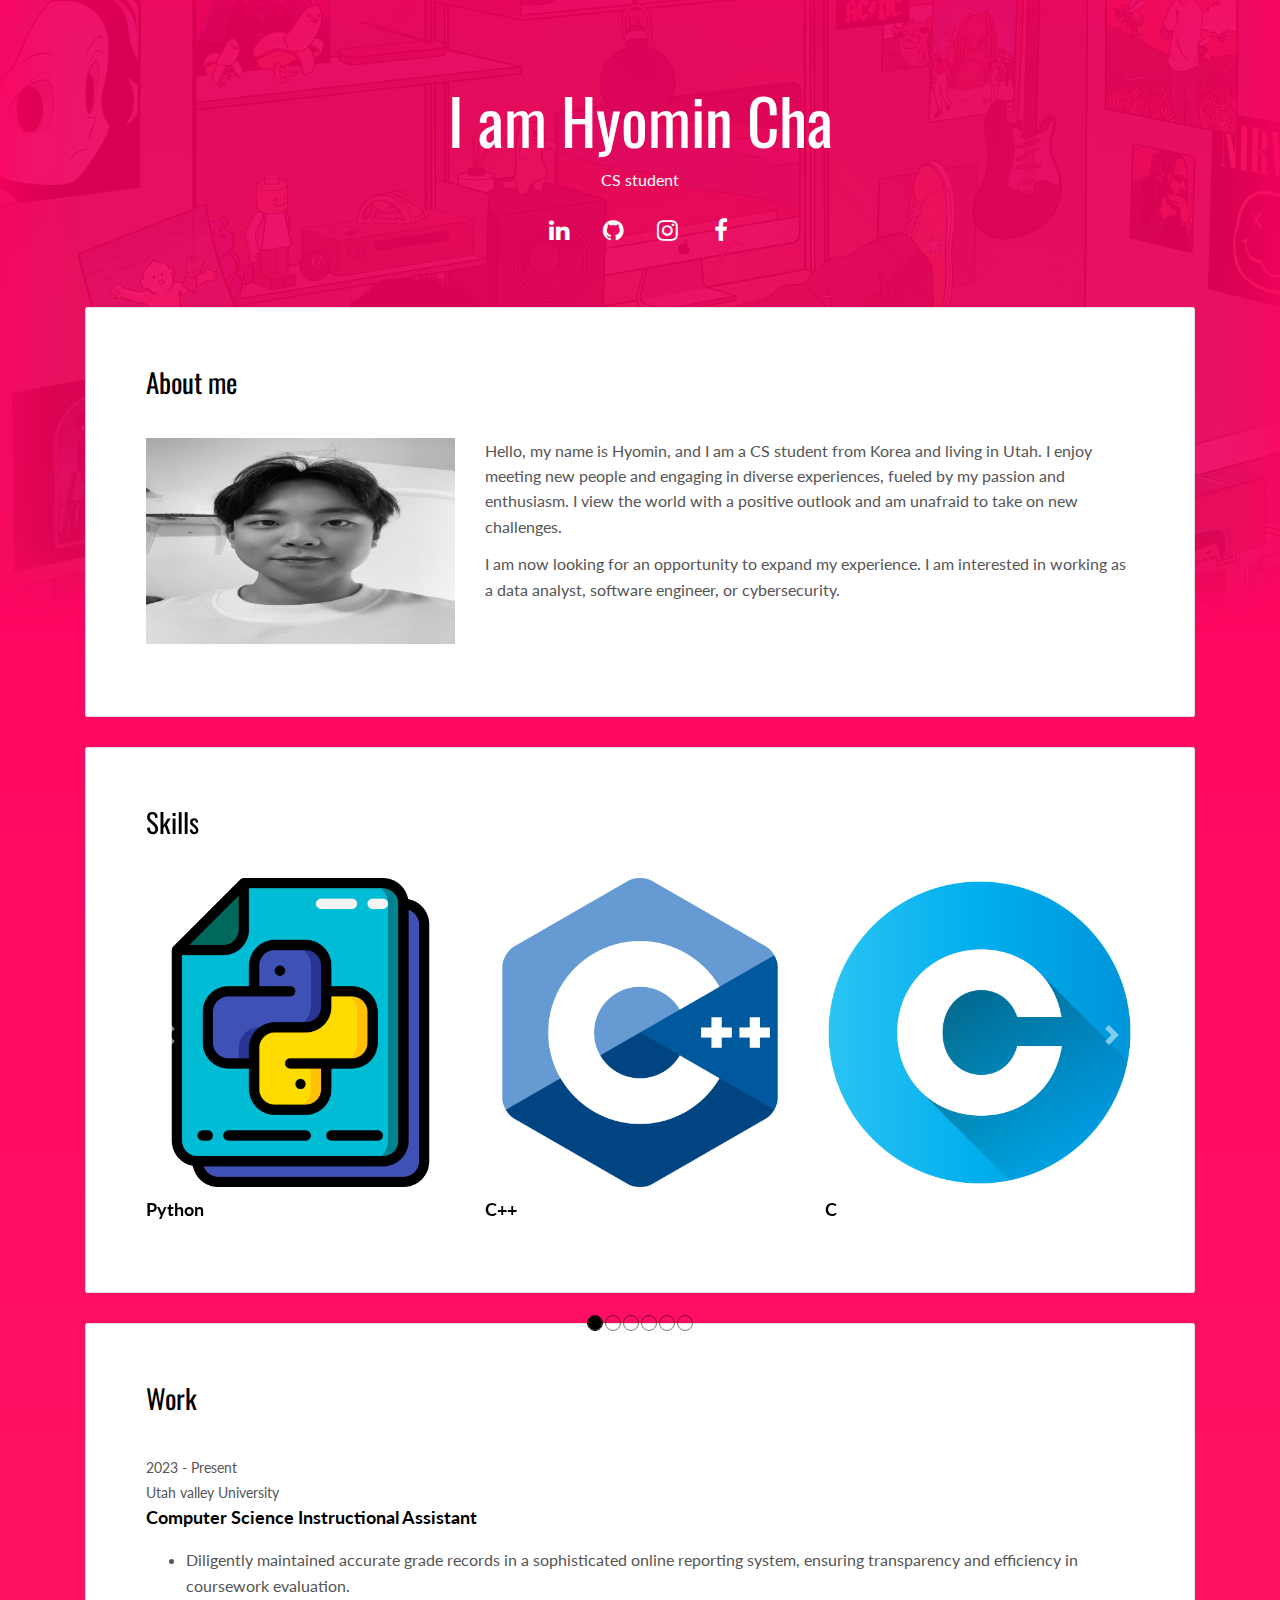
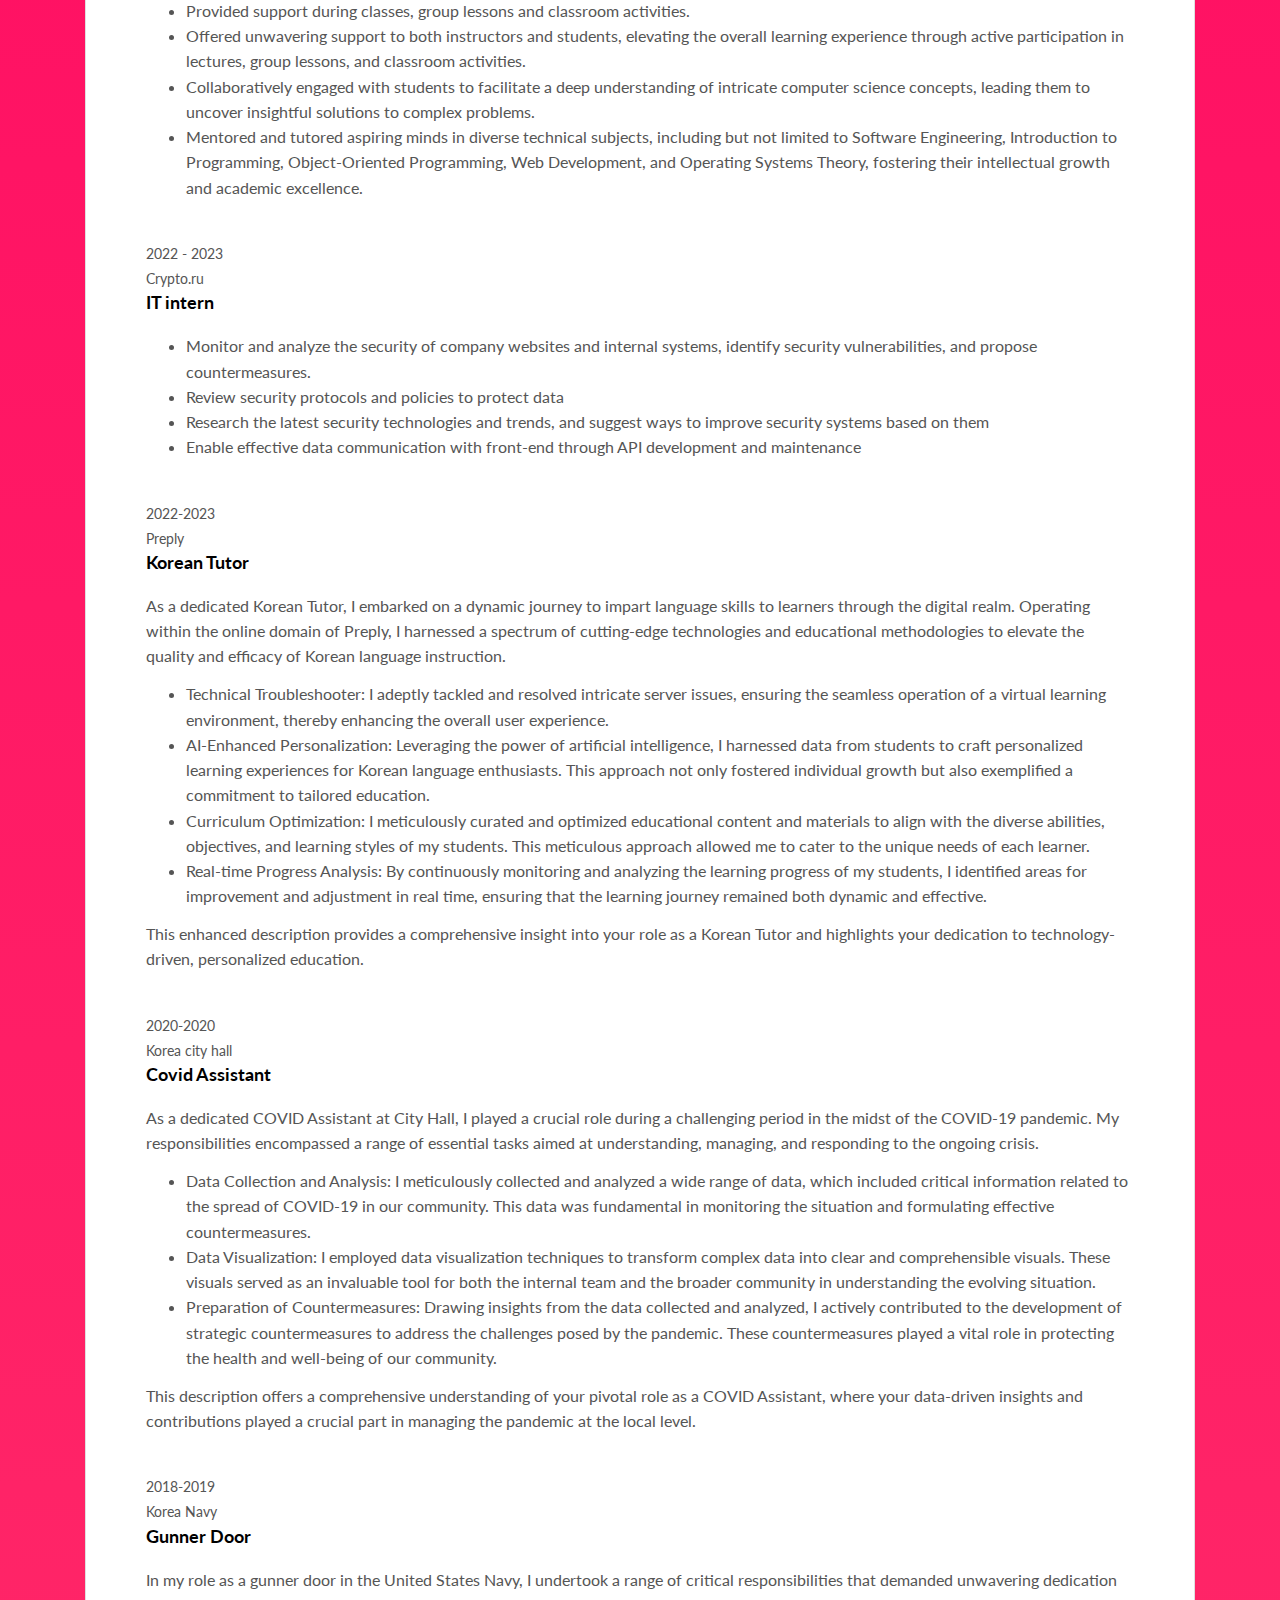
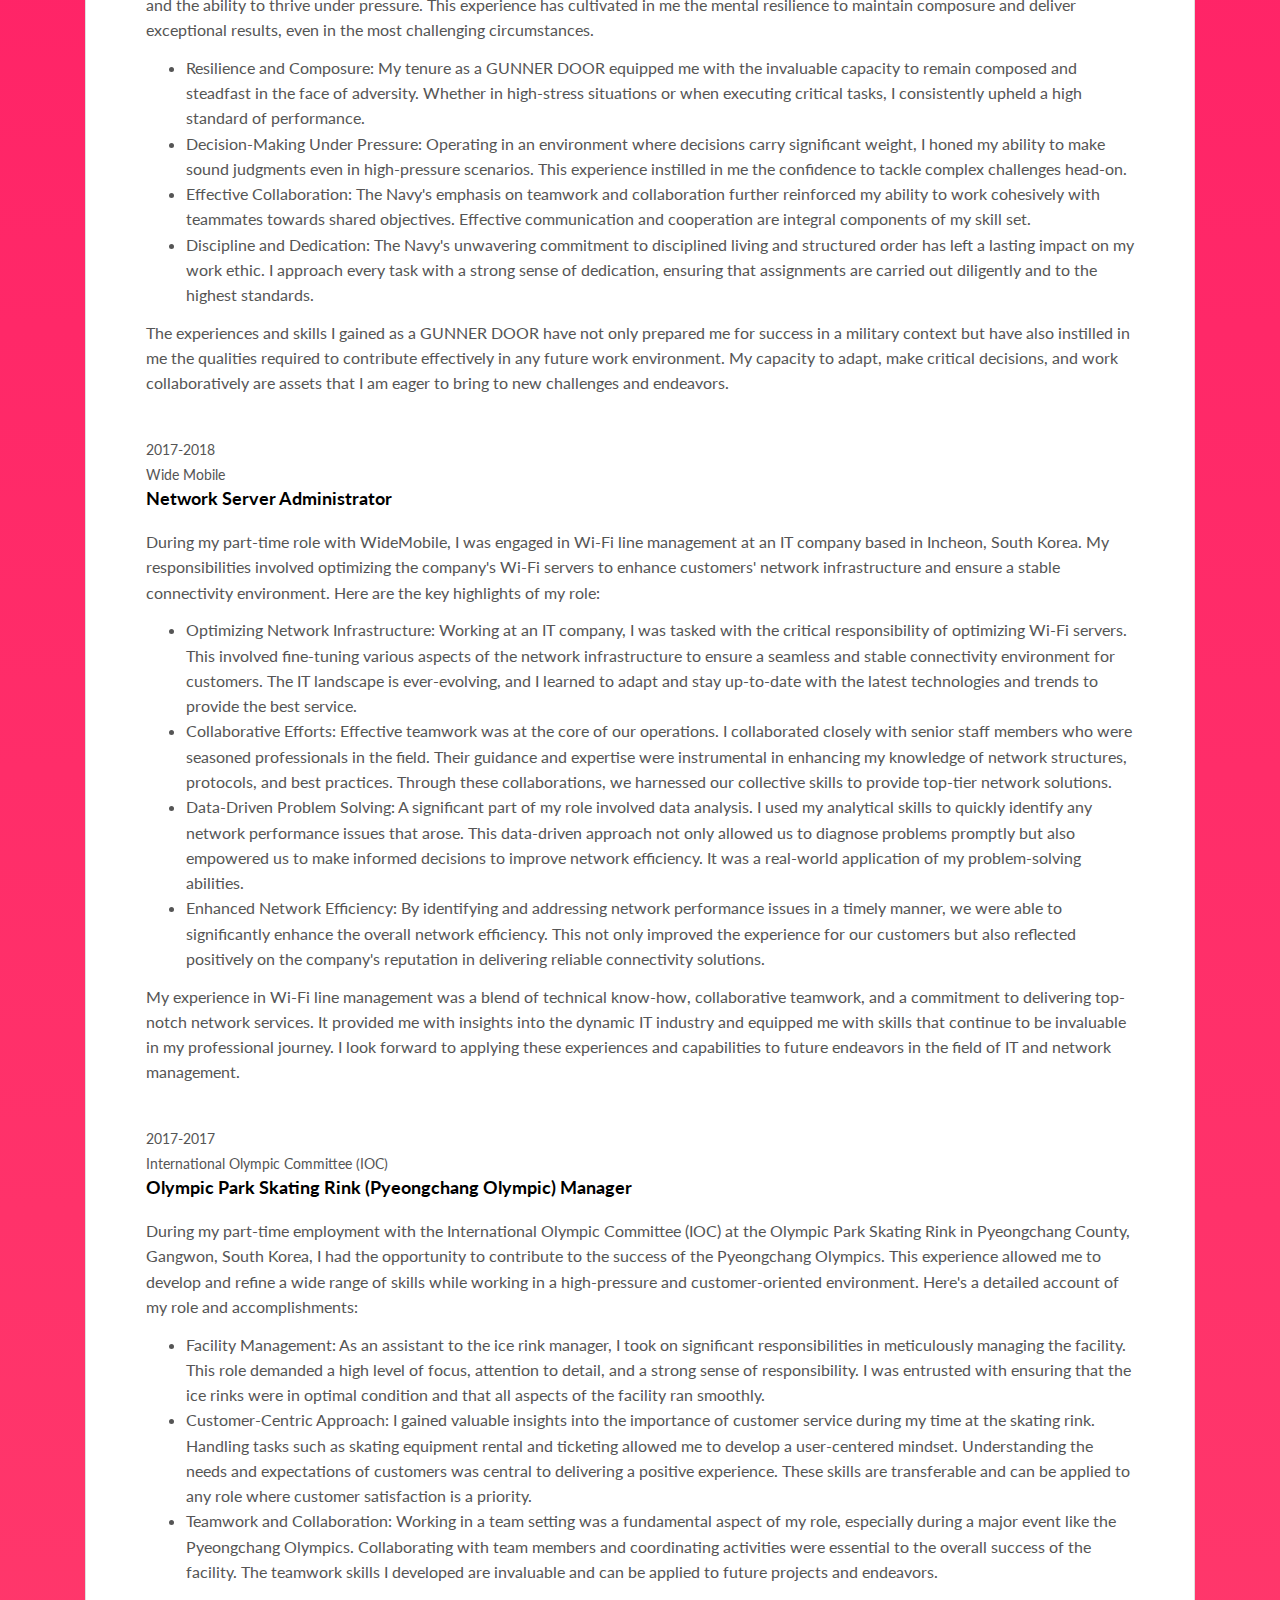
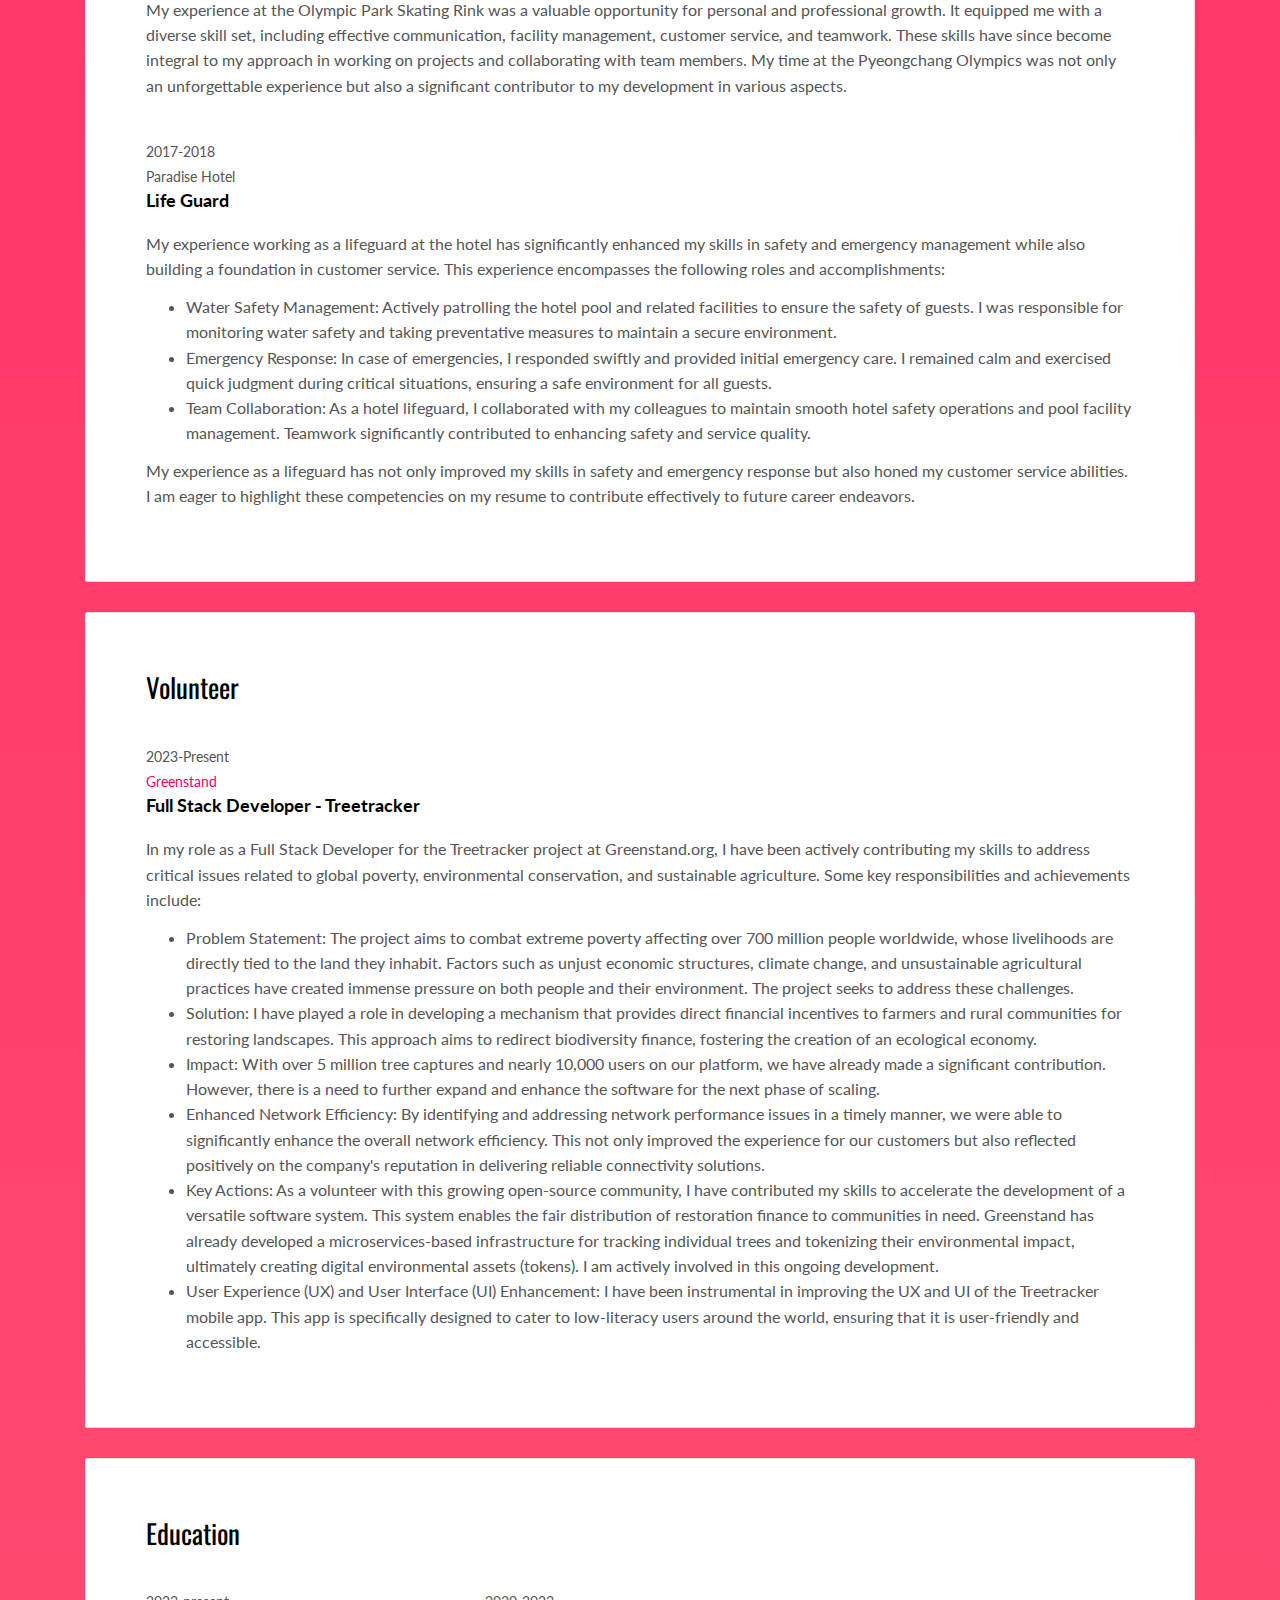
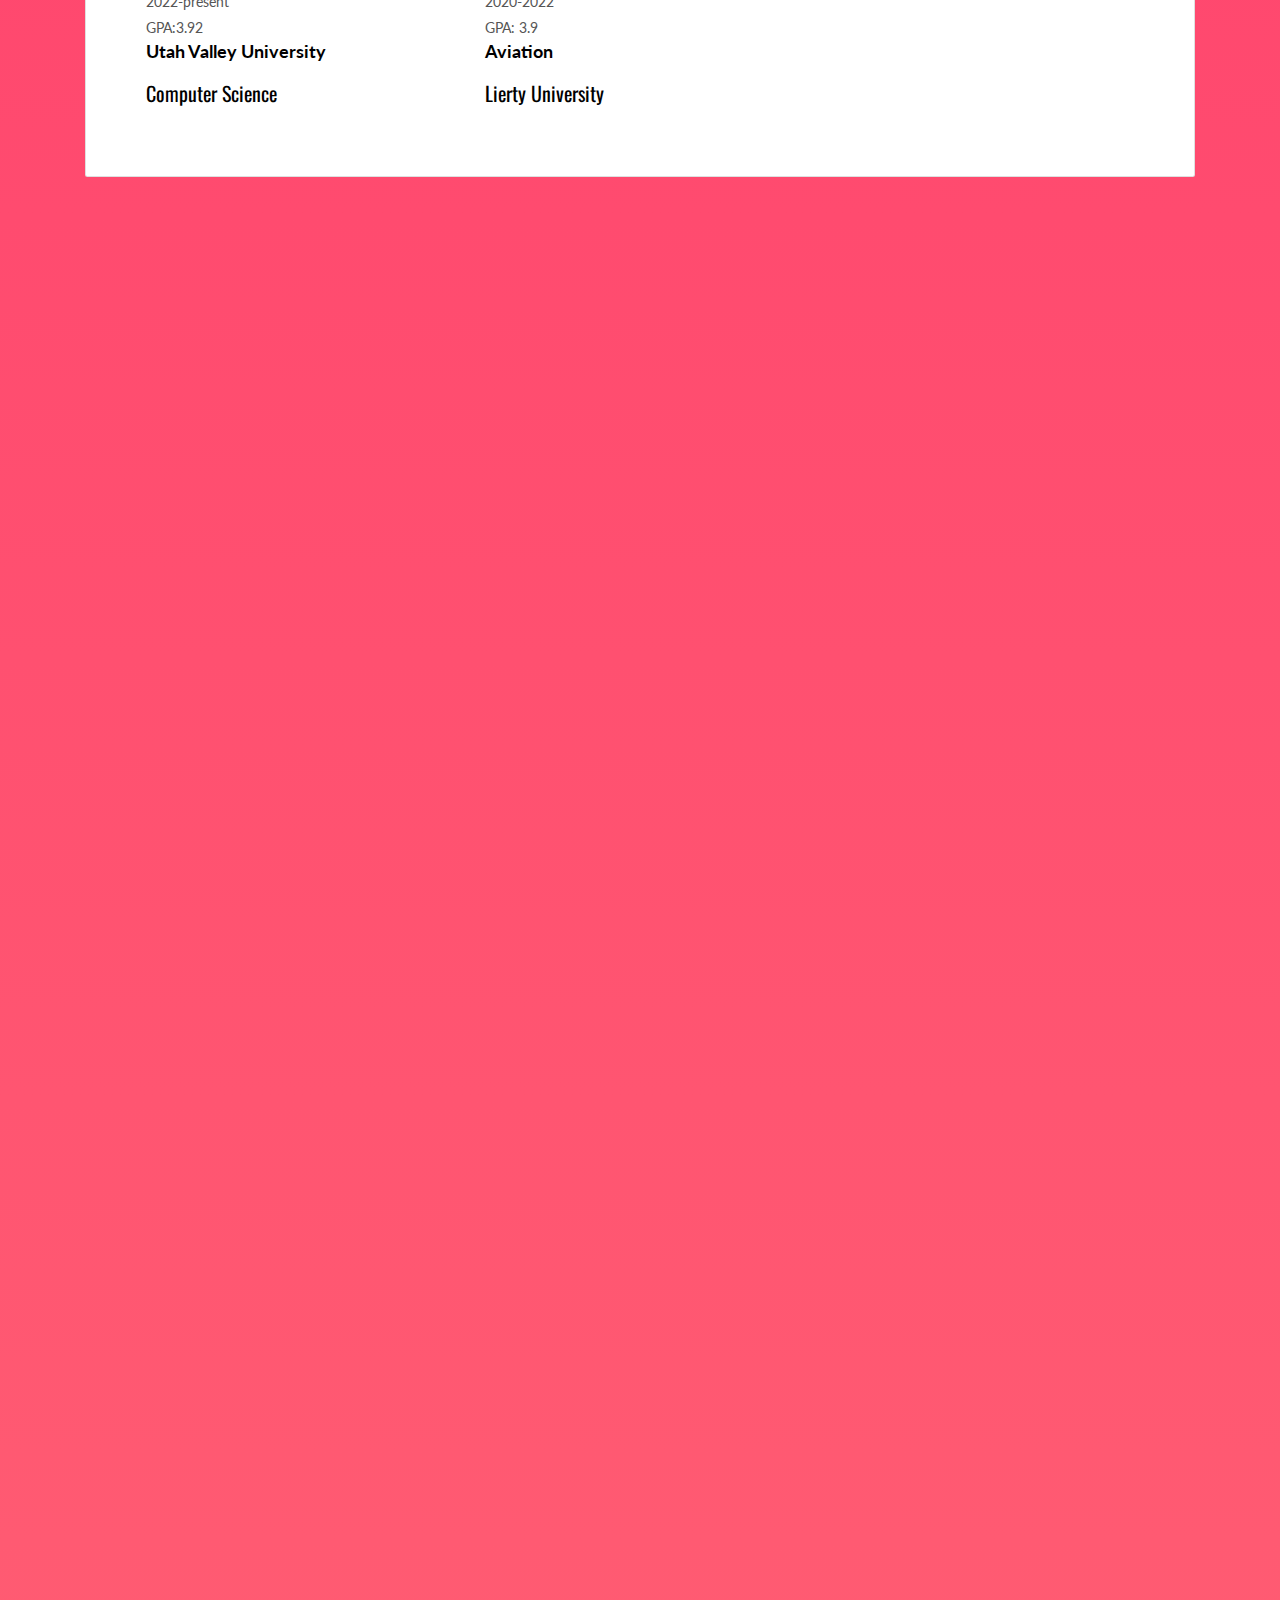
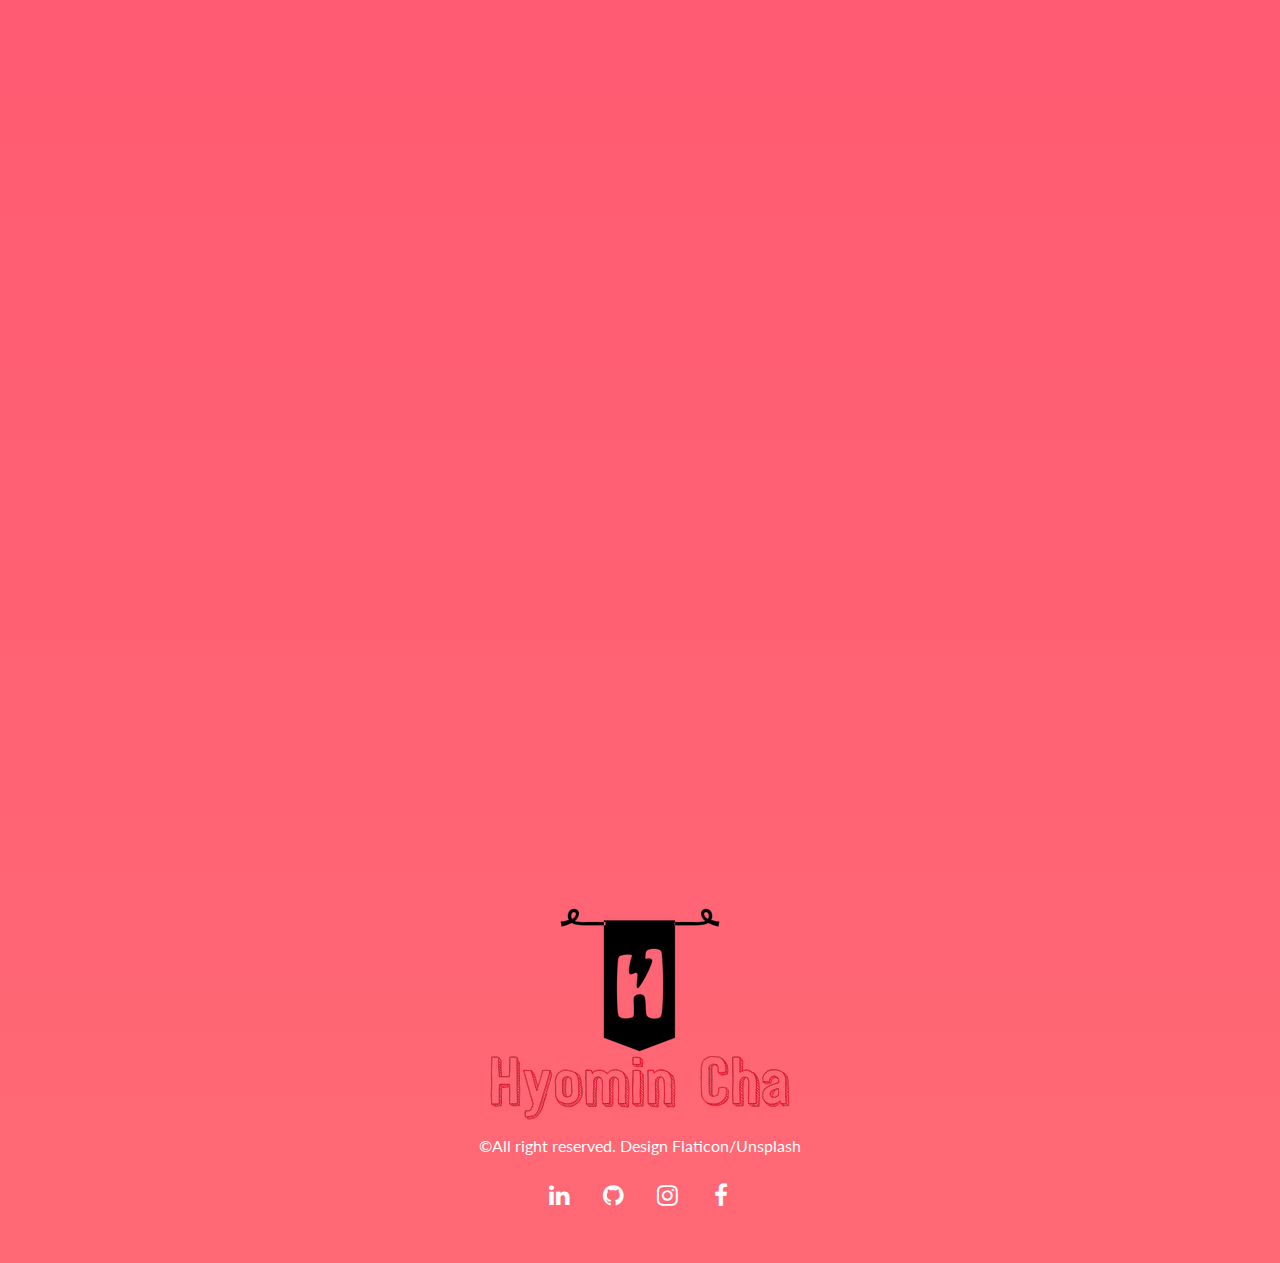
<file: index.html>
<!DOCTYPE html>
<html lang="en">

<head>
  <meta charset="UTF-8">
  <meta content="IE=edge" http-equiv="X-UA-Compatible">
  <meta content="width=device-width,initial-scale=1" name="viewport">
  <meta content="description" name="description">
  <meta name="google" content="notranslate" />
  <meta content="Mashup templates have been developped by Orson.io team" name="author">
  <link rel="stylesheet" href="https://maxcdn.bootstrapcdn.com/bootstrap/4.5.2/css/bootstrap.min.css">
  <script src="https://ajax.googleapis.com/ajax/libs/jquery/3.5.1/jquery.min.js"></script>
  <script src="https://maxcdn.bootstrapcdn.com/bootstrap/4.5.2/js/bootstrap.min.js"></script>
  
  <!-- Disable tap highlight on IE -->
  <meta name="msapplication-tap-highlight" content="no">
  
  <link rel="apple-touch-icon" sizes="180x180" href="./assets/apple-icon-180x180.png">
  <link href="./assets/favicon.ico" rel="icon">

  <title>Hyomin's page</title>  

    <!--favicon-->
    <!--pc용/ico-->
    <link rel="shortcut icon" href="favicon/favicon.ico" />

    <!--안드로이드/png-->
    <link rel="shortcut icon" href="favicon/android-chrome-192x192.png" />

    <!--애플IOS/png,jpg-->
    <link rel="apple-touch-icon" href="favicon/apple-touch-icon.png" />  

    <link href="./main.d8e0d294.css" rel="stylesheet"></head>

<body class="">

<div class="background-color-layer" style="background-image: url('assets/images/backiee-241672.jpg')"
></div>
<main class="content-wrapper">
  <header class="white-text-container section-container">
    <div class="text-center">
      <h1>I am Hyomin Cha</h1>
      <p>CS student</p>
      <p>
        <a class="fa-icon fa-icon-2x" href="https://www.linkedin.com/in/hyomin-cha-920558261/" title="">
          <i class="fa fa-linkedin"></i>
        </a>
        <a class="fa-icon fa-icon-2x" href="https://github.com/Chagong725" title="">
          <i class="fa fa-github"></i>
        </a>
        <a class="fa-icon fa-icon-2x" href="https://www.instagram.com/" title="">
            <i class="fa fa-instagram"></i>
        </a>
          <a class="fa-icon fa-icon-2x" href="https://facebook.com/" title="">
          <i class="fa fa-facebook"></i>
        </a>
      </p>
    </div>
  </header>

 <div class="container">
   <div class="row">
     <div class="col-xs-12">

        <div class="card">
          <div class="card-block">
            <h2>About me</h2>
            <div class="row">
              <div class="col-md-4">
                <p><img src="./assets/images/IMG_8934.jpg" class="img-responsive" alt=""></p>
              </div>
              <div class="col-md-8">

              <p>            Hello, my name is Hyomin, and I am a CS student from Korea and
                living in Utah. I enjoy meeting new people and engaging in diverse
                experiences, fueled by my passion and enthusiasm. I view the world
                with a positive outlook and am unafraid to take on new challenges.</p>
              <p> I am now looking for an opportunity to expand my experience. I am interested in working as a data analyst, software engineer, or cybersecurity.</p>

              </div>
            </div>
          </div>
        </div>
        
        <div id="Skills" class="carousel slide" data-ride="carousel">

            <!-- Slides -->
            <div class="carousel-inner">
              <div class="carousel-item active">
                <div class="card">

                  <div class="card-block">
                      <h2>Skills</h2>
                      <div class="row">
                        <div class="col-md-4">
                          <img src="./assets/images/python.png" class="img-responsive" alt="">
                          <h3 class="h5">Python</h3>
                        </div>
                        <div class="col-md-4">
                          <img src="./assets/images/c.png" class="img-responsive" alt="">
                          <h3 class="h5">C++</h3>
                        </div>
                        <div class="col-md-4">
                          <img src="./assets/images/letter-c.png" class="img-responsive" alt="">
                          <h3 class="h5">C</h3>
                        </div>
                      </div>
                    </div>
                  
                </div>
              
              </div>
              
              <div class="carousel-item">
                <div class="card">
                  <div class="card-block">
                    <h2>Skills</h2>
                    <div class="row">
                      <div class="col-md-4">
                        <img src="./assets/images/html-5.png" class="img-responsive" alt="">
                        <h3 class="h5">HTML</h3>
                      </div>
                      <div class="col-md-4">
                        <img src="./assets/images/css-3.png" class="img-responsive" alt="">
                        <h3 class="h5">CSS</h3>
                      </div>
                      <div class="col-md-4">
                        <img src="./assets/images/js-file.png" class="img-responsive" alt="">
                        <h3 class="h5">Java Script</h3>
                      </div>
                    </div>
                  </div>
                </div>
              </div>

              <div class="carousel-item">
                <div class="card">
                  <div class="card-block">
                    <h2>Skills</h2>
                    <div class="row">
                      <div class="col-md-4">
                        <img src="./assets/images/sql-server.png" class="img-responsive" alt="">
                        <h3 class="h5">SQL</h3>
                      </div>
                      <div class="col-md-4">
                        <img src="./assets/images/bootstrap.png" class="img-responsive" alt="">
                        <h3 class="h5">Bootstrap</h3>
                      </div>
                      <div class="col-md-4">
                        <img src="./assets/images/nodejs.png" class="img-responsive" alt="">
                        <h3 class="h5">Node Js</h3>
                      </div>
                    </div>
                  </div>
                </div>
              </div>

              <div class="carousel-item">
                <div class="card">
                  <div class="card-block">
                    <h2>Skills</h2>
                    <div class="row">
                      <div class="col-md-4">
                        <img src="./assets/images/aws.svg" class="img-responsive" alt="">
                        <h3 class="h5">AWS</h3>
                      </div>
                      <div class="col-md-4">
                        <img src="./assets/images/cyber-security.png" class="img-responsive" alt="">
                        <h3 class="h5">Cyber Security</h3>
                      </div>
                      <div class="col-md-4">
                        <img src="./assets/images/git.png" class="img-responsive" alt="">
                        <h3 class="h5">Git</h3>
                      </div>
                    </div>
                  </div>
                </div>
              </div> 
          
            <div class="carousel-item">
              <div class="card">
                <div class="card-block">
                  <h2>Skills</h2>
                  <div class="row">
                    <div class="col-md-4">
                      <img src="./assets/images/docker.png" class="img-responsive" alt="">
                      <h3 class="h5">Docker</h3>
                    </div>
                    <div class="col-md-4">
                      <img src="./assets/images/linux-logo.png" class="img-responsive" alt="">
                      <h3 class="h5">Linux</h3>
                    </div>
                    <div class="col-md-4">
                      <img src="./assets/images/library.png" class="img-responsive" alt="">
                      <h3 class="h5">React</h3>
                    </div>
                  </div>
                </div>
              </div>
            </div> 
          </div>
            <!-- Indicators -->
            <ol class="carousel-indicators">
              <li data-target="#Skills" data-slide-to="0" class="active"></li>
              <li data-target="#Skills" data-slide-to="1"></li>
              <li data-target="#Skills" data-slide-to="2"></li>
              <li data-target="#Skills" data-slide-to="3"></li>
              <li data-target="#Skills" data-slide-to="4"></li>
              <li data-target="#Skills" data-slide-to="5"></li>
    
            </ol>
          
          <!-- <div class="carousel-item">
            <div class="card">
              <div class="card-block">
                <h2>Projects</h2>
                <div class="row">
                  <div class="col-md-4">
                    <img src="./assets/images/img-02.jpg" class="img-responsive" alt="">
                    <h3 class="h5">Docker</h3>
                    <p>June 2017</p>
                  </div>
                  <div class="col-md-4">
                    <img src="./assets/images/img-03.jpg" class="img-responsive" alt="">
                    <h3 class="h5">Linux</h3>
                    <p>March 2017</p>
                  </div>
                  <div class="col-md-4">
                    <img src="./assets/images/img-04.jpg" class="img-responsive" alt="">
                    <h3 class="h5">React</h3>
                    <p>Jan 2017</p>
                  </div>
                </div>
              </div>
            </div>
          </div> 
        </div> -->

            <!-- Controls -->
            <a class="carousel-control-prev" href="#Skills" role="button" data-slide="prev">
              <span class="carousel-control-prev-icon" aria-hidden="true"></span>
              <span class="sr-only">Previous</span>
            </a>
            <a class="carousel-control-next" href="#Skills" role="button" data-slide="next">
              <span class="carousel-control-next-icon" aria-hidden="true"></span>
              <span class="sr-only">Next</span>
            </a>
          
          </div>
          
          <div class="card">
            <div class="card-block">
              <h2>Work</h2>
              <div class="work-experience">
                <small class="date">2023 - Present <br> Utah valley University</small>
                <h3 class="h5 date-title"> Computer Science Instructional Assistant</h3>
                <p>
              <ul>
                <li>
                  Diligently maintained accurate grade records in a sophisticated online reporting system, ensuring transparency and efficiency in coursework evaluation.                </li>
                <li>Provided support during classes, group lessons and classroom activities.
                </li>
                <li>
                  Offered unwavering support to both instructors and students, elevating the overall learning experience through active participation in lectures, group lessons, and classroom activities.
                </li>
                <li>
                  Collaboratively engaged with students to facilitate a deep understanding of intricate computer science concepts, leading them to uncover insightful solutions to complex problems.
                </li>
                <li>
                  Mentored and tutored aspiring minds in diverse technical subjects, including but not limited to Software Engineering, Introduction to Programming, Object-Oriented Programming, Web Development, and Operating Systems Theory, fostering their intellectual growth and academic excellence.
                </li>
              </ul>
            </p>
              </div>

              <div class="work-experience">
                <small class="date">2022 - 2023<br> Crypto.ru</small>
                <h3 class="h5 date-title"> IT intern</h3>
                <p>
                  <ul>
                    <li>
                      Monitor and analyze the security of company websites and internal systems, identify security vulnerabilities, and propose countermeasures.
                    </li>
                    <li>
                  Review security protocols and policies to protect data
                </li>
                <li>
                  Research the latest security technologies and trends, and suggest ways to improve security systems based on them
                </li>
                <li>
                  Enable effective data communication with front-end through API development and maintenance
                </li>
              </ul>
            </p>
              </div>

              <div class="work-experience">
                <small class="date">2022-2023 <br> Preply</small>
                <h3 class="h5 date-title"> Korean Tutor</h3>
                <p>
                  As a dedicated Korean Tutor, I embarked on a dynamic journey to impart language skills to learners through the digital realm. Operating within the online domain of Preply, I harnessed a spectrum of cutting-edge technologies and educational methodologies to elevate the quality and efficacy of Korean language instruction.
                  <ul>
                <li>
                  Technical Troubleshooter: I adeptly tackled and resolved intricate server issues, ensuring the seamless operation of a virtual learning environment, thereby enhancing the overall user experience.
                </li>
                <li>
                  AI-Enhanced Personalization: Leveraging the power of artificial intelligence, I harnessed data from students to craft personalized learning experiences for Korean language enthusiasts. This approach not only fostered individual growth but also exemplified a commitment to tailored education.
                </li>
                <li>
                  Curriculum Optimization: I meticulously curated and optimized educational content and materials to align with the diverse abilities, objectives, and learning styles of my students. This meticulous approach allowed me to cater to the unique needs of each learner.
                </li>
                <li>
                  Real-time Progress Analysis: By continuously monitoring and analyzing the learning progress of my students, I identified areas for improvement and adjustment in real time, ensuring that the learning journey remained both dynamic and effective.
                </li>
              </ul>
              This enhanced description provides a comprehensive insight into your role as a Korean Tutor and highlights your dedication to technology-driven, personalized education.
            </p>
              </div>

              <div class="work-experience">
                <small class="date">2020-2020 <br> Korea city hall</small>
                <h3 class="h5 date-title"> Covid Assistant</h3>
                <p>
                  As a dedicated COVID Assistant at City Hall, I played a crucial role during a challenging period in the midst of the COVID-19 pandemic. My responsibilities encompassed a range of essential tasks aimed at understanding, managing, and responding to the ongoing crisis.
              <ul>
                <li>
                  Data Collection and Analysis: I meticulously collected and analyzed a wide range of data, which included critical information related to the spread of COVID-19 in our community. This data was fundamental in monitoring the situation and formulating effective countermeasures.
                </li>
                <li>
                  Data Visualization: I employed data visualization techniques to transform complex data into clear and comprehensible visuals. These visuals served as an invaluable tool for both the internal team and the broader community in understanding the evolving situation.
                </li>
                <li>
                  Preparation of Countermeasures: Drawing insights from the data collected and analyzed, I actively contributed to the development of strategic countermeasures to address the challenges posed by the pandemic. These countermeasures played a vital role in protecting the health and well-being of our community.
                </li>
              </ul>
              This description offers a comprehensive understanding of your pivotal role as a COVID Assistant, where your data-driven insights and contributions played a crucial part in managing the pandemic at the local level.
            </p>
              </div>

              <div class="work-experience">
                <small class="date">2018-2019<br> Korea Navy</small>
                <h3 class="h5 date-title"> Gunner Door</h3>
                <p>
                  In my role as a gunner door in the United States Navy, I undertook a range of critical responsibilities that demanded unwavering dedication and the ability to thrive under pressure. This experience has cultivated in me the mental resilience to maintain composure and deliver exceptional results, even in the most challenging circumstances.
              <ul>
                <li>
                  Resilience and Composure: My tenure as a GUNNER DOOR equipped me with the invaluable capacity to remain composed and steadfast in the face of adversity. Whether in high-stress situations or when executing critical tasks, I consistently upheld a high standard of performance.
                </li>
                <li>
                  Decision-Making Under Pressure: Operating in an environment where decisions carry significant weight, I honed my ability to make sound judgments even in high-pressure scenarios. This experience instilled in me the confidence to tackle complex challenges head-on.
                </li>
                <li>
                  Effective Collaboration: The Navy's emphasis on teamwork and collaboration further reinforced my ability to work cohesively with teammates towards shared objectives. Effective communication and cooperation are integral components of my skill set.
                </li>
                <li>
                  Discipline and Dedication: The Navy's unwavering commitment to disciplined living and structured order has left a lasting impact on my work ethic. I approach every task with a strong sense of dedication, ensuring that assignments are carried out diligently and to the highest standards.
                </li>
              </ul>
              The experiences and skills I gained as a GUNNER DOOR have not only prepared me for success in a military context but have also instilled in me the qualities required to contribute effectively in any future work environment. My capacity to adapt, make critical decisions, and work collaboratively are assets that I am eager to bring to new challenges and endeavors.
            </p>
              </div>

              <div class="work-experience">
                <small class="date">2017-2018 <br> Wide Mobile</small>
                <h3 class="h5 date-title"> Network Server Administrator</h3>
                <p>
                  During my part-time role with WideMobile, I was engaged in Wi-Fi line management at an IT company based in Incheon, South Korea. My responsibilities involved optimizing the company's Wi-Fi servers to enhance customers' network infrastructure and ensure a stable connectivity environment. Here are the key highlights of my role:
              <ul>
                <li>
                  Optimizing Network Infrastructure: Working at an IT company, I was tasked with the critical responsibility of optimizing Wi-Fi servers. This involved fine-tuning various aspects of the network infrastructure to ensure a seamless and stable connectivity environment for customers. The IT landscape is ever-evolving, and I learned to adapt and stay up-to-date with the latest technologies and trends to provide the best service.
                </li>
                <li>
                  Collaborative Efforts: Effective teamwork was at the core of our operations. I collaborated closely with senior staff members who were seasoned professionals in the field. Their guidance and expertise were instrumental in enhancing my knowledge of network structures, protocols, and best practices. Through these collaborations, we harnessed our collective skills to provide top-tier network solutions.
                </li>
                <li>
                  Data-Driven Problem Solving: A significant part of my role involved data analysis. I used my analytical skills to quickly identify any network performance issues that arose. This data-driven approach not only allowed us to diagnose problems promptly but also empowered us to make informed decisions to improve network efficiency. It was a real-world application of my problem-solving abilities.
                </li>
                <li>
                  Enhanced Network Efficiency: By identifying and addressing network performance issues in a timely manner, we were able to significantly enhance the overall network efficiency. This not only improved the experience for our customers but also reflected positively on the company's reputation in delivering reliable connectivity solutions.
                </li>
              </ul>
              My experience in Wi-Fi line management was a blend of technical know-how, collaborative teamwork, and a commitment to delivering top-notch network services. It provided me with insights into the dynamic IT industry and equipped me with skills that continue to be invaluable in my professional journey. I look forward to applying these experiences and capabilities to future endeavors in the field of IT and network management.
            </p>
              </div>

              <div class="work-experience">
                <small class="date">2017-2017 <br> International Olympic Committee (IOC)</small>
                <h3 class="h5 date-title"> Olympic Park Skating Rink (Pyeongchang Olympic) Manager</h3>
                <p>
                  During my part-time employment with the International Olympic Committee (IOC) at the Olympic Park Skating Rink in Pyeongchang County, Gangwon, South Korea, I had the opportunity to contribute to the success of the Pyeongchang Olympics. This experience allowed me to develop and refine a wide range of skills while working in a high-pressure and customer-oriented environment. Here's a detailed account of my role and accomplishments:
                  <ul>
                <li>
                  Facility Management: As an assistant to the ice rink manager, I took on significant responsibilities in meticulously managing the facility. This role demanded a high level of focus, attention to detail, and a strong sense of responsibility. I was entrusted with ensuring that the ice rinks were in optimal condition and that all aspects of the facility ran smoothly.
                </li>
                <li>
                  Customer-Centric Approach: I gained valuable insights into the importance of customer service during my time at the skating rink. Handling tasks such as skating equipment rental and ticketing allowed me to develop a user-centered mindset. Understanding the needs and expectations of customers was central to delivering a positive experience. These skills are transferable and can be applied to any role where customer satisfaction is a priority.
                </li>
                <li>
                  Teamwork and Collaboration: Working in a team setting was a fundamental aspect of my role, especially during a major event like the Pyeongchang Olympics. Collaborating with team members and coordinating activities were essential to the overall success of the facility. The teamwork skills I developed are invaluable and can be applied to future projects and endeavors.
                </li>
              </ul>
              My experience at the Olympic Park Skating Rink was a valuable opportunity for personal and professional growth. It equipped me with a diverse skill set, including effective communication, facility management, customer service, and teamwork. These skills have since become integral to my approach in working on projects and collaborating with team members. My time at the Pyeongchang Olympics was not only an unforgettable experience but also a significant contributor to my development in various aspects.
            </p>
              </div>

              <div class="work-experience">
                <small class="date">2017-2018 <br> Paradise Hotel</small>
                <h3 class="h5 date-title"> Life Guard</h3>
                <p>
                  My experience working as a lifeguard at the hotel has significantly enhanced my skills in safety and emergency management while also building a foundation in customer service. This experience encompasses the following roles and accomplishments:
                  <ul>
                <li>
                  Water Safety Management: Actively patrolling the hotel pool and related facilities to ensure the safety of guests. I was responsible for monitoring water safety and taking preventative measures to maintain a secure environment.
                </li>
                <li>
                  Emergency Response: In case of emergencies, I responded swiftly and provided initial emergency care. I remained calm and exercised quick judgment during critical situations, ensuring a safe environment for all guests.
                </li>
                <li>
                  Team Collaboration: As a hotel lifeguard, I collaborated with my colleagues to maintain smooth hotel safety operations and pool facility management. Teamwork significantly contributed to enhancing safety and service quality.
                </li>
              </ul>
              My experience as a lifeguard has not only improved my skills in safety and emergency response but also honed my customer service abilities. I am eager to highlight these competencies on my resume to contribute effectively to future career endeavors.
            </p>
              </div>
<!-- 
              <div class="work-experience">
                <small class="date">2017-2019 <br> Wide Mobile</small>
                <h3 class="h5 date-title"> WIFI server manager</h3>
                <p>
                  During my part-time role with WideMobile, I was engaged in Wi-Fi line management at an IT company based in Incheon, South Korea. My responsibilities involved optimizing the company's Wi-Fi servers to enhance customers' network infrastructure and ensure a stable connectivity environment. Here are the key highlights of my role:
              <ul>
                <li>
                  Optimizing Network Infrastructure: Working at an IT company, I was tasked with the critical responsibility of optimizing Wi-Fi servers. This involved fine-tuning various aspects of the network infrastructure to ensure a seamless and stable connectivity environment for customers. The IT landscape is ever-evolving, and I learned to adapt and stay up-to-date with the latest technologies and trends to provide the best service.
                </li>
                <li>
                  Collaborative Efforts: Effective teamwork was at the core of our operations. I collaborated closely with senior staff members who were seasoned professionals in the field. Their guidance and expertise were instrumental in enhancing my knowledge of network structures, protocols, and best practices. Through these collaborations, we harnessed our collective skills to provide top-tier network solutions.
                </li>
                <li>
                  Data-Driven Problem Solving: A significant part of my role involved data analysis. I used my analytical skills to quickly identify any network performance issues that arose. This data-driven approach not only allowed us to diagnose problems promptly but also empowered us to make informed decisions to improve network efficiency. It was a real-world application of my problem-solving abilities.
                </li>
                <li>
                  Enhanced Network Efficiency: By identifying and addressing network performance issues in a timely manner, we were able to significantly enhance the overall network efficiency. This not only improved the experience for our customers but also reflected positively on the company's reputation in delivering reliable connectivity solutions.
                </li>
              </ul>
            </p>
              </div> -->
            </div>
          </div>
        
            <div class="card">
            <div class="card-block">
              <h2>Volunteer</h2>
              <div class="Volunteer-experience">
                <small class="date">2023-Present <br> <a href="https://greenstand.org/" title="Project-Website">Greenstand</a></small>
                <h3 class="h5 date-title">Full Stack Developer - <a href="https://github.com/Greenstand" title="Project-Git">Treetracker</a></h3>
                
  
                <p>
                  In my role as a Full Stack Developer for the Treetracker project at Greenstand.org, I have been actively contributing my skills to address critical issues related to global poverty, environmental conservation, and sustainable agriculture. Some key responsibilities and achievements include:
                  <ul>
                    <li>
                      Problem Statement: The project aims to combat extreme poverty affecting over 700 million people worldwide, whose livelihoods are directly tied to the land they inhabit. Factors such as unjust economic structures, climate change, and unsustainable agricultural practices have created immense pressure on both people and their environment. The project seeks to address these challenges.
                    </li>
                    <li>
                      Solution: I have played a role in developing a mechanism that provides direct financial incentives to farmers and rural communities for restoring landscapes. This approach aims to redirect biodiversity finance, fostering the creation of an ecological economy.
                    </li>
                    <li>
                      Impact: With over 5 million tree captures and nearly 10,000 users on our platform, we have already made a significant contribution. However, there is a need to further expand and enhance the software for the next phase of scaling.
                    </li>
                    <li>
                      Enhanced Network Efficiency: By identifying and addressing network performance issues in a timely manner, we were able to significantly enhance the overall network efficiency. This not only improved the experience for our customers but also reflected positively on the company's reputation in delivering reliable connectivity solutions.
                    </li>
                    <li>
                      Key Actions: As a volunteer with this growing open-source community, I have contributed my skills to accelerate the development of a versatile software system. This system enables the fair distribution of restoration finance to communities in need. Greenstand has already developed a microservices-based infrastructure for tracking individual trees and tokenizing their environmental impact, ultimately creating digital environmental assets (tokens). I am actively involved in this ongoing development.
                    </li>
                    <li>
                      User Experience (UX) and User Interface (UI) Enhancement: I have been instrumental in improving the UX and UI of the Treetracker mobile app. This app is specifically designed to cater to low-literacy users around the world, ensuring that it is user-friendly and accessible.
                    </li>
                  </ul>
                </p>
              </div>
            </div>
          </div>
  
        

        <div class="card">
          <div class="card-block">
            <h2>Education</h2>
            
            <div class="row">
              <div class="col-md-4">
                <div class="education-experience">
                  <small class="date">2022-present <br> GPA:3.92</small>
                  <h3 class="h5 date-title">Utah Valley University</h3>
                  <h4>Computer Science</h4>
                </div>
              </div>
              
              <div class="col-md-4">
                <div class="education-experience">
                  <small class="date">2020-2022 <br> GPA: 3.9</small>
                  <h3 class="h5 date-title">Aviation</h3>
                  <h4>Lierty University</h4>
                </div>
              </div>

            </div>
          </div>
        </div>
        
        <div class="card">
          <div class="card-block">
            <h2>Licenses & Certifications
            </h2>
            <div class="row">
              
              <div class="col-md-4">
                <div class="certification">
                  <h3 class="h5"> <a href="https://www.coursera.org/account/accomplishments/specialization/certificate/84HJJ2G7TEM6" title="Certi">IBM Full Stack Software Developer Specialization</a> <br> <small> 2023</small></h3>
                </div>
              </div>

              <!-- <div class="col-md-4">
                <div class="certification">
                  <h3 class="h5">English  <small> Fluent</small></h3>
                </div>
              </div>

              <div class="col-md-4">
                <div class="certification">
                  <h3 class="h5">Japanese  <small> Beginner</small></h3>
                </div>
              </div> -->

            </div>
          </div>
        </div>



        <div class="card">
          <div class="card-block">
            <h2>Language</h2>
            <div class="row">
              <div class="col-md-4">
                <div class="certification">
                  <h3 class="h5">Korean  <small> Native</small></h3>
                </div>
              </div>
              <div class="col-md-4">
                <div class="certification">
                  <h3 class="h5">English  <small> Fluent</small></h3>
                </div>
              </div>
              <div class="col-md-4">
                <div class="certification">
                  <h3 class="h5">Japanese  <small> Beginner</small></h3>
                </div>
              </div>
            </div>
          </div>
        </div>


        <div class="card">
          <div class="card-block">
            <h2>Projects(Git)</h2>
            <div id="carousel-example-generic" class="carousel slide" data-ride="carousel">
            

            <!-- Wrapper for slides -->
            <div class="carousel-inner" role="listbox">
              <div class="item active">
                <a href="https://github.com/Chagong725/cs1400">
                <img src="./assets/images/emile-perron-xrVDYZRGdw4-unsplash.jpg" class="img-responsive" alt="...">
              </a>
                <div class="carousel-caption">
                  <h3 class="h5">Basic Python</h3>
                </div>
              </div>
              
              <div class="item">
                <a href="https://github.com/Chagong725/cs1410">
                  <img src="./assets/images/chris-ried-ieic5Tq8YMk-unsplash.jpg" class="img-responsive" alt="...">
                </a>
                  <div class="carousel-caption">
                    <h3 class="h5">Python OOP</h3>
                  </div>
                </div>

                <div class="item">
                  <a href="https://github.com/Chagong725/cs2370">
                    <img src="./assets/images/free-c-plus-plus-projects-for-beginners.jpeg" class="img-responsive" alt="..." width="960" height="625">
                  </a>
                    <div class="carousel-caption">
                      <h3 class="h5">C++</h3>
                    </div>
                  </div>

                  <div class="item">
                    <a href="https://github.com/Chagong725/cs2420">
                      <img src="./assets/images/al.png" class="img-responsive" alt="..." width="960" height="625">
                    </a>
                      <div class="carousel-caption">
                        <h3 class="h5">Data structure and Algorithm</h3>
                      </div>
                    </div>

                    <div class="item">
                      <a href="https://github.com/Chagong725/cs2550">
                        <img src="./assets/images/wd.png" class="img-responsive" alt="..." width="960" height="625">
                      </a>
                        <div class="carousel-caption">
                          <h3 class="h5">Web</h3>
                        </div>
                      </div>
            </div>

            <!-- Indicators -->
            <ol class="carousel-indicators">
              <li data-target="#carousel-example-generic" data-slide-to="0" class="active"></li>
              <li data-target="#carousel-example-generic" data-slide-to="1"></li>
              <li data-target="#carousel-example-generic" data-slide-to="2"></li>
              <li data-target="#carousel-example-generic" data-slide-to="3"></li>
              <li data-target="#carousel-example-generic" data-slide-to="4"></li>

            </ol>

          </div>
          </div>
        </div>
        
        <div class="card">
          <div class="card-block">
            <h2>Social Network</h2>
            <div class="row">
              <div class="col-md-3">
                <p class="social-buttons"><a href="https://www.instagram.com/" title=""><span class="social-round-icon fa-icon"><i class="fa fa-instagram"></i></span>@chagong25</a></p>
              </div>

              <div class="col-md-3">
                <p class="social-buttons"><a href="https://www.linkedin.com/in/hyomin-cha-920558261/" title=""><span class="social-round-icon fa-icon"><i class="fa fa-linkedin"></i></span>Hyomin Cha</a></p>
              </div>

              <div class="col-md-3">
                <p class="social-buttons"><a href="mailto:725cha@gmail.com" title=""><span class="social-round-icon fa-icon"><i class="fa fa-envelope-o"></i></span>Lance</a></p>
              </div>
            </div>
          </div>
        </div>

        <div class="card">
          <div class="card-block">
            <h2>Contact</h2>
            <form action="" class="reveal-content">
              <div class="form-group">
                <input type="email" class="form-control" id="email" placeholder="Email">
              </div>
              <div class="form-group">
                <input type="text" class="form-control" id="subject" placeholder="Subject">
              </div>
              <div class="form-group">
                <textarea class="form-control" rows="5" placeholder="Enter your message"></textarea>
              </div>
              <div class="form-group">
                <button type="submit" class=" btn btn-primary">Send message</button>
              </div> 
            </form>
          </div>
        </div>
       
     </div>
   </div>
 </div>

</main>
<footer class="footer-container white-text-container text-center">
  <div class="container">
    <div class="row">
      <div class="col-xs-12">
        <!-- <p><img src="./assets/images/mashup-icon.svg" alt=""></p> -->
        <p><img src="./assets/images/IMG_8703.webp" alt=""></p>

        <p>©All right reserved. Design <a href="https://www.flaticon.com/" title="Create Icon">Flaticon</a>/<a href="https://unsplash.com/" title="Free Images">Unsplash</a></p>
        <p>
          <a class="fa-icon fa-icon-2x" href="https://www.linkedin.com/in/hyomin-cha-920558261/" title="">
            <i class="fa fa-linkedin"></i>
          </a>
          <a class="fa-icon fa-icon-2x" href="https://github.com/Chagong725" title="">
            <i class="fa fa-github"></i>
          </a>
          <a class="fa-icon fa-icon-2x" href="https://www.instagram.com/" title="">
              <i class="fa fa-instagram"></i>
          </a>
            <a class="fa-icon fa-icon-2x" href="https://facebook.com/" title="">
            <i class="fa fa-facebook"></i>
          </a>
        </p>
      </div>
    </div>
  </div>
</footer>

<script>
  document.addEventListener("DOMContentLoaded", function (event) {
     scrollRevelation('.card');
  });
</script>
<!-- Google Analytics: change UA-XXXXX-X to be your site's ID 

<script>
  (function (i, s, o, g, r, a, m) {
    i['GoogleAnalyticsObject'] = r; i[r] = i[r] || function () {
      (i[r].q = i[r].q || []).push(arguments)
    }, i[r].l = 1 * new Date(); a = s.createElement(o),
      m = s.getElementsByTagName(o)[0]; a.async = 1; a.src = g; m.parentNode.insertBefore(a, m)
  })(window, document, 'script', '//www.google-analytics.com/analytics.js', 'ga');
  ga('create', 'UA-XXXXX-X', 'auto');
  ga('send', 'pageview');
</script>

--><script type="text/javascript" src="./main.bc58148c.js"></script></body>

</html>
</file>
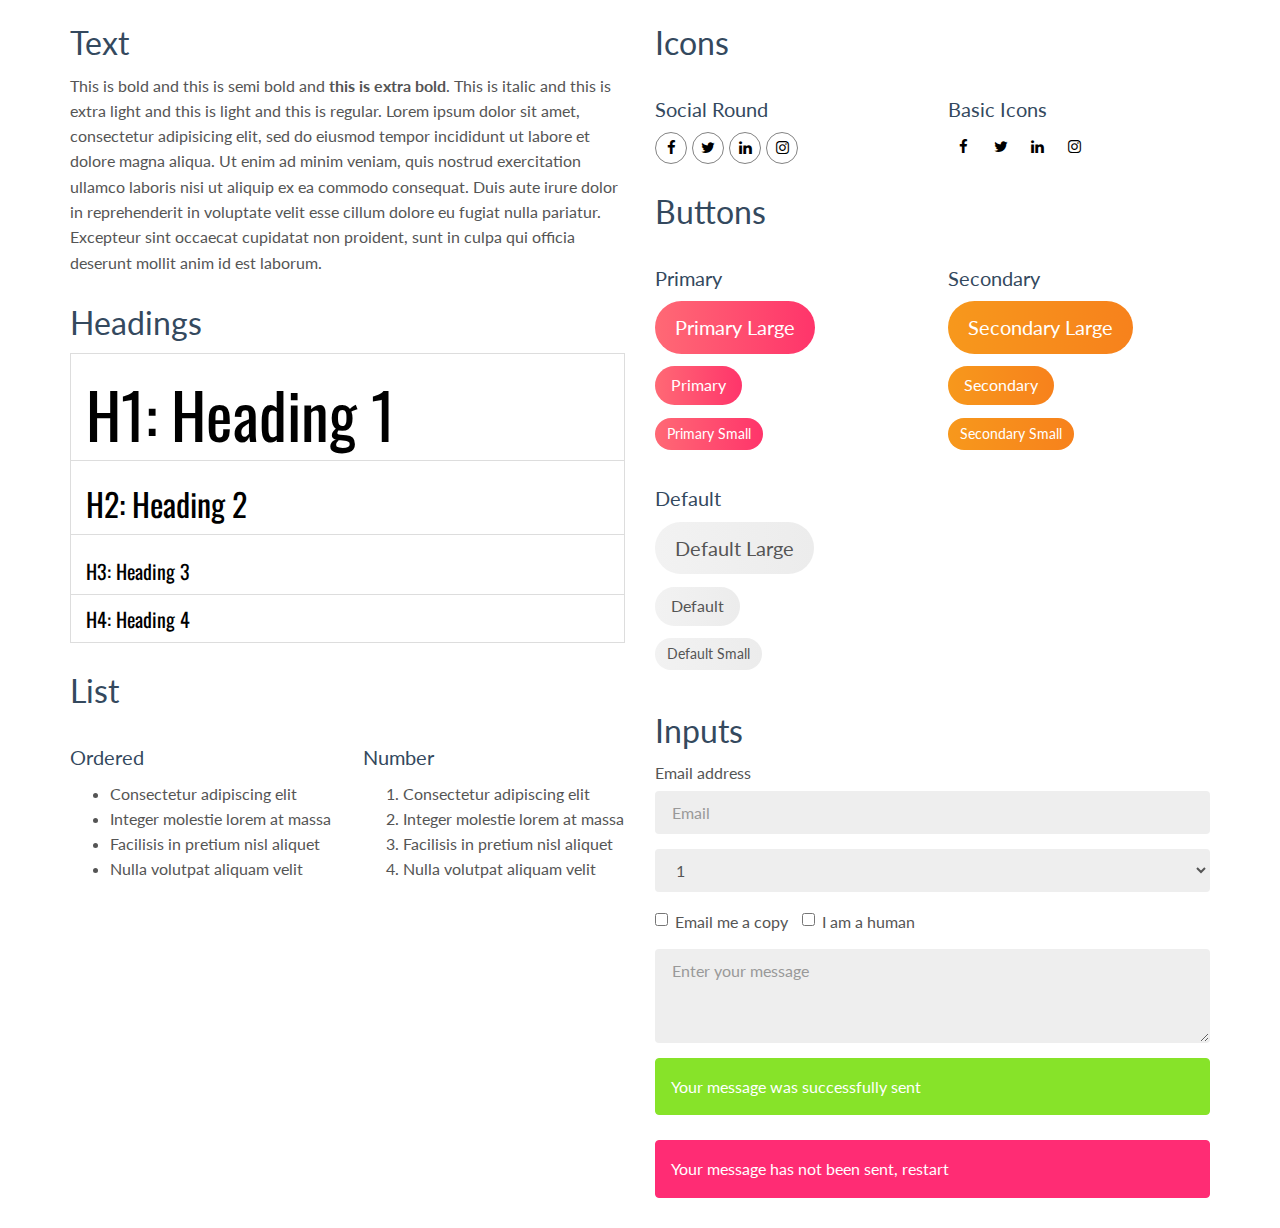
<file: components.html>
<!DOCTYPE html>
<html lang="en">

<head>
  <meta charset="UTF-8">
  <meta content="IE=edge" http-equiv="X-UA-Compatible">
  <meta content="width=device-width,initial-scale=1" name="viewport">
  <meta content="description" name="description">
  <meta name="google" content="notranslate" />
  <meta content="Mashup templates have been developped by Orson.io team" name="author">

  <!-- Disable tap highlight on IE -->
  <meta name="msapplication-tap-highlight" content="no">
  
  <link rel="apple-touch-icon" sizes="180x180" href="./assets/apple-icon-180x180.png">
  <link href="./assets/favicon.ico" rel="icon">

  <title>Title page</title>  

<link href="./main.d8e0d294.css" rel="stylesheet"></head>

<body class="white">


<!-- Add your site or app content here -->
  <div class="container">
    <div class="row">
      <div class="col-xs-12 col-md-6">

        <div class="template-example">
          <h2 class="template-title-example">Text</h2>
          <p>This is bold and this is semi bold and <b>this is extra bold</b>. This is italic and this is extra light and this is light
          and this is regular. Lorem ipsum dolor sit amet, consectetur adipisicing elit, sed do eiusmod
          tempor incididunt ut labore et dolore magna aliqua. Ut enim ad minim veniam,
          quis nostrud exercitation ullamco laboris nisi ut aliquip ex ea commodo
          consequat. Duis aute irure dolor in reprehenderit in voluptate velit esse
          cillum dolore eu fugiat nulla pariatur. Excepteur sint occaecat cupidatat non
          proident, sunt in culpa qui officia deserunt mollit anim id est laborum.
          </p>
        </div>

        <div class="template-example">
          <h2 class="template-title-example">Headings</h2>
          
          <table class="table table-bordered">
            <tr><td><h1>H1: Heading 1</h1></td></tr>
            <tr><td><h2>H2: Heading 2</h2></td></tr>
            <tr><td><h3>H3: Heading 3</h3></td></tr>
            <tr><td><h4>H4: Heading 4</h4></td></tr>
          </table>
          
        </div>

        
        <div class="template-example">
          <h2 class="template-title-example">List</h2>
          <div class="row">
            <div class="col-md-6">
              <h3 class="template-title-example">Ordered</h3>
              <ul>
                <li>Consectetur adipiscing elit</li>
                <li>Integer molestie lorem at massa</li>
                <li>Facilisis in pretium nisl aliquet</li>
                <li>Nulla volutpat aliquam velit</li>
              </ul>
            </div>
            <div class="col-md-6">
              <h3 class="template-title-example">Number</h3>
              <ol>
                <li>Consectetur adipiscing elit</li>
                <li>Integer molestie lorem at massa</li>
                <li>Facilisis in pretium nisl aliquet</li>
                <li>Nulla volutpat aliquam velit</li>
              </ol>
            </div>
          </div>
        </div>
        
      </div>

      <div class="col-xs-12 col-md-6">
        <div class="template-example">
          <h2 class="template-title-example">Icons</h2>
          
          <div class="row">
            <div class="col-md-6">
              <h3 class="template-title-example">Social Round</h2>
              <ul class="list-icons">
                <li>
                  <a href="" class="social-round-icon fa-icon">
                    <i class="fa fa-facebook"></i>
                  </a>
                </li>
                <li>
                  <a href="" class="social-round-icon fa-icon">
                    <i class="fa fa-twitter"></i>
                  </a>
                </li>
                <li>
                  <a href="" class="social-round-icon fa-icon">
                    <i class="fa fa-linkedin"></i>
                  </a>
                </li>
                <li>
                  <a href="" class="social-round-icon fa-icon">
                    <i class="fa fa-instagram"></i>
                  </a>
                </li>
              </ul>
            </div>
            <div class="col-md-6">
               <h3 class="template-title-example">Basic Icons</h2>
                <ul class="list-icons">
                  <li>
                    <span class="fa-icon">
                      <i class="fa fa-facebook"></i>
                    </span>
                  </li>
                  <li>
                    <span class="fa-icon">
                      <i class="fa fa-twitter"></i>
                    </span>
                  </li>
                  <li>
                    <span class="fa-icon">
                      <i class="fa fa-linkedin"></i>
                    </span>
                  </li>
                  <li>
                    <span class="fa-icon">
                      <i class="fa fa-instagram"></i>
                    </span>
                  </li>
                </ul>
            </div>

          </div>


          


        </div>

        <div class="template-example">
          <h2 class="template-title-example">Buttons</h2>
          <div class="row">
            <div class="col-md-6">
              <h3 class="template-title-example">Primary</h2>
              <div class="row">
                  <div class="col-md-6">
                  <p><a href="" class="btn btn-primary btn-lg">Primary Large</a></p>
                  <p><a href="" class="btn btn-primary">Primary </a></p>
                  <p><a href="" class="btn btn-primary btn-sm">Primary Small</a></p>
                </div>
              </div>

              <h3 class="template-title-example">Default</h2>
              <div class="row">
                  <div class="col-md-6">
                  <p><a href="" class="btn btn-default btn-lg">Default Large</a></p>
                  <p><a href="" class="btn btn-default">Default </a></p>
                  <p><a href="" class="btn btn-default btn-sm">Default Small</a></p>
                </div>
              </div>

            </div>

            <div class="col-md-6">
              <h3 class="template-title-example">Secondary</h2>
              <div class="row">
                  <div class="col-md-6">
                  <p><a href="" class="btn btn-info btn-lg">Secondary Large</a></p>
                  <p><a href="" class="btn btn-info">Secondary </a></p>
                  <p><a href="" class="btn btn-info btn-sm">Secondary Small</a></p>
                </div>
              </div>
            </div>
          </div>
        </div>
        
        <div class="template-example">
          <h2 class="template-title-example">Inputs</h2>

            <div class="form-group">
              <label for="exampleInputEmail1">Email address</label>
              <input type="email" class="form-control" id="exampleInputEmail1" placeholder="Email">
            </div>

            <div class="form-group">
              <select class="form-control">
                <option>1</option>
                <option>2</option>
                <option>3</option>
                <option>4</option>
                <option>5</option>
              </select>
            </div>

            <div class="form-group">
              <label class="checkbox-inline">
                <input 
                type="checkbox" id="inlineCheckbox1" value="option1"> Email me a copy
              </label>
              <label class="checkbox-inline">
                <input type="checkbox" id="inlineCheckbox2" value="option2"> I am a human
              </label>
            </div>

            <div class="form-group">
              <textarea class="form-control" rows="3" placeholder="Enter your message"></textarea>
            </div>
            
            <div class="alert alert-success" role="alert">Your message was successfully sent</div>
            <div class="alert alert-danger" role="alert">Your message has not been sent, restart</div>
        </div>




      </div>
    </div>
  </div>

<script type="text/javascript" src="./main.bc58148c.js"></script>
</file>
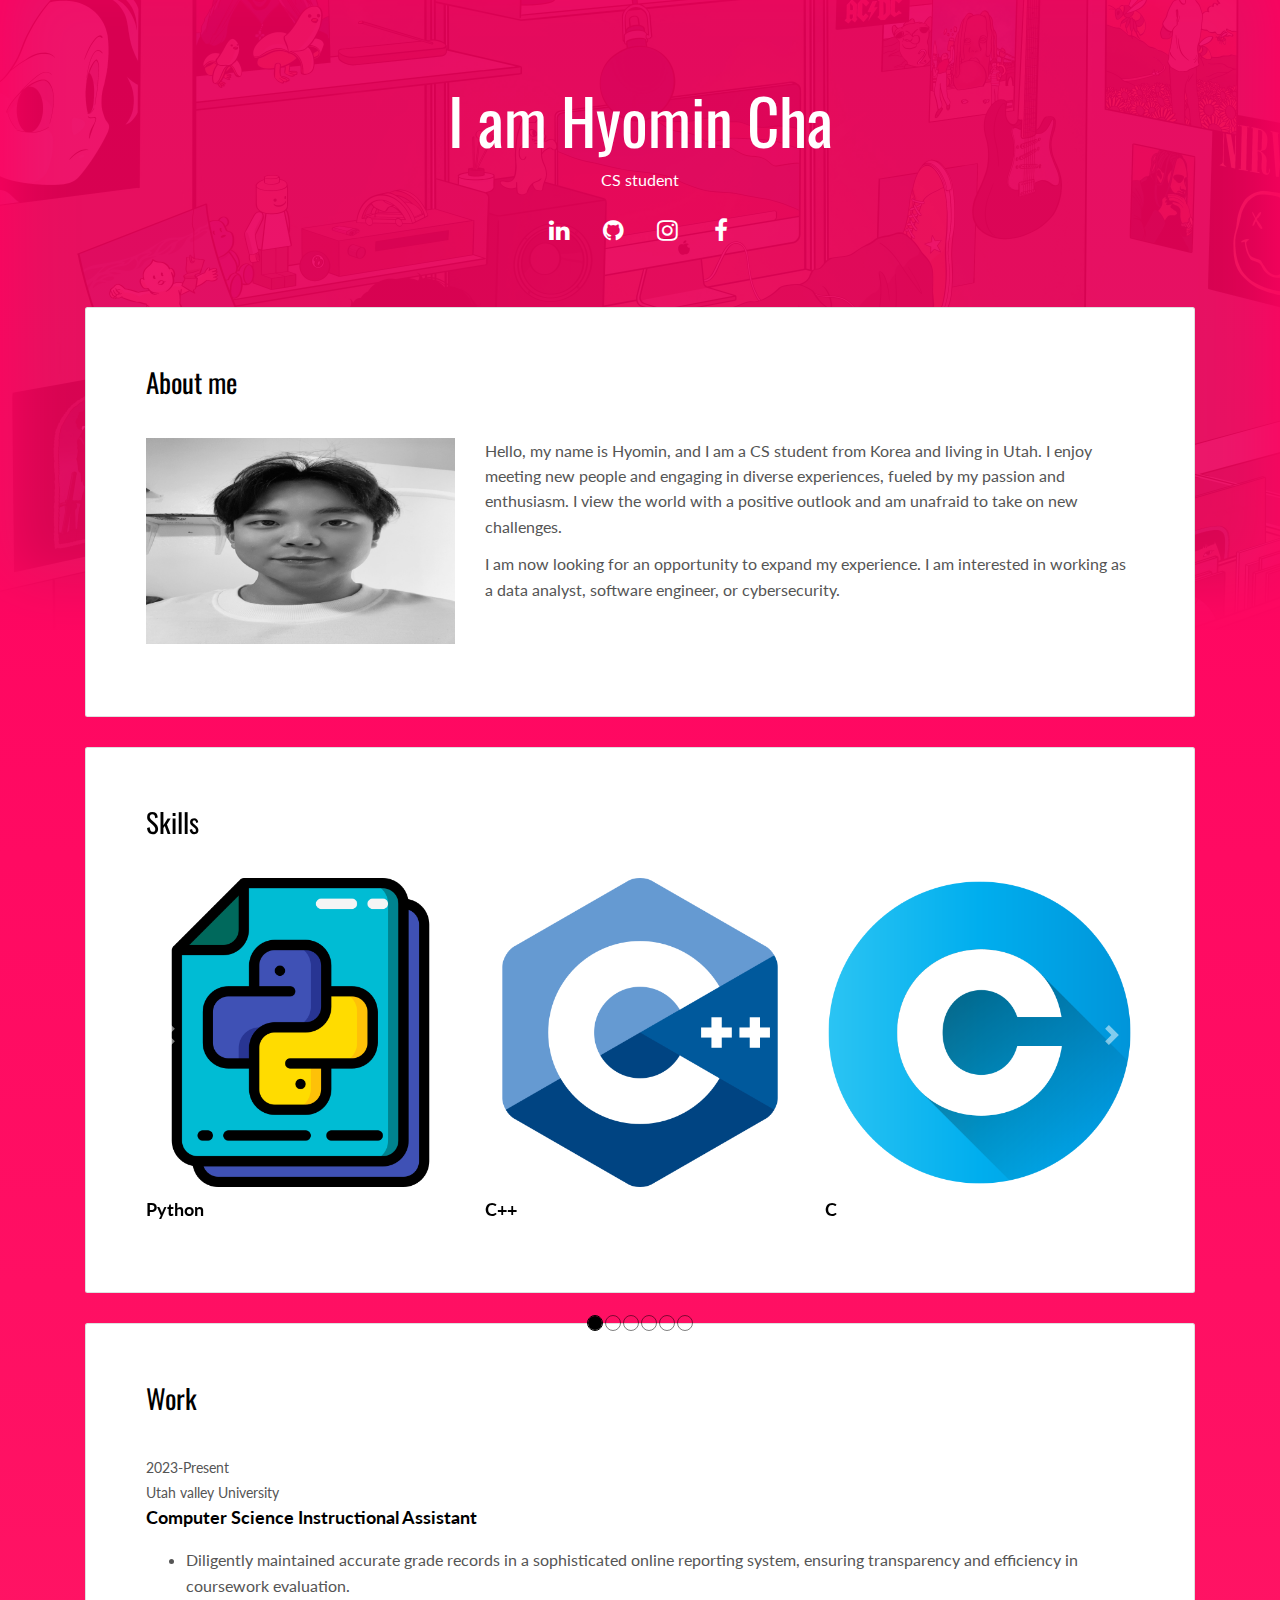
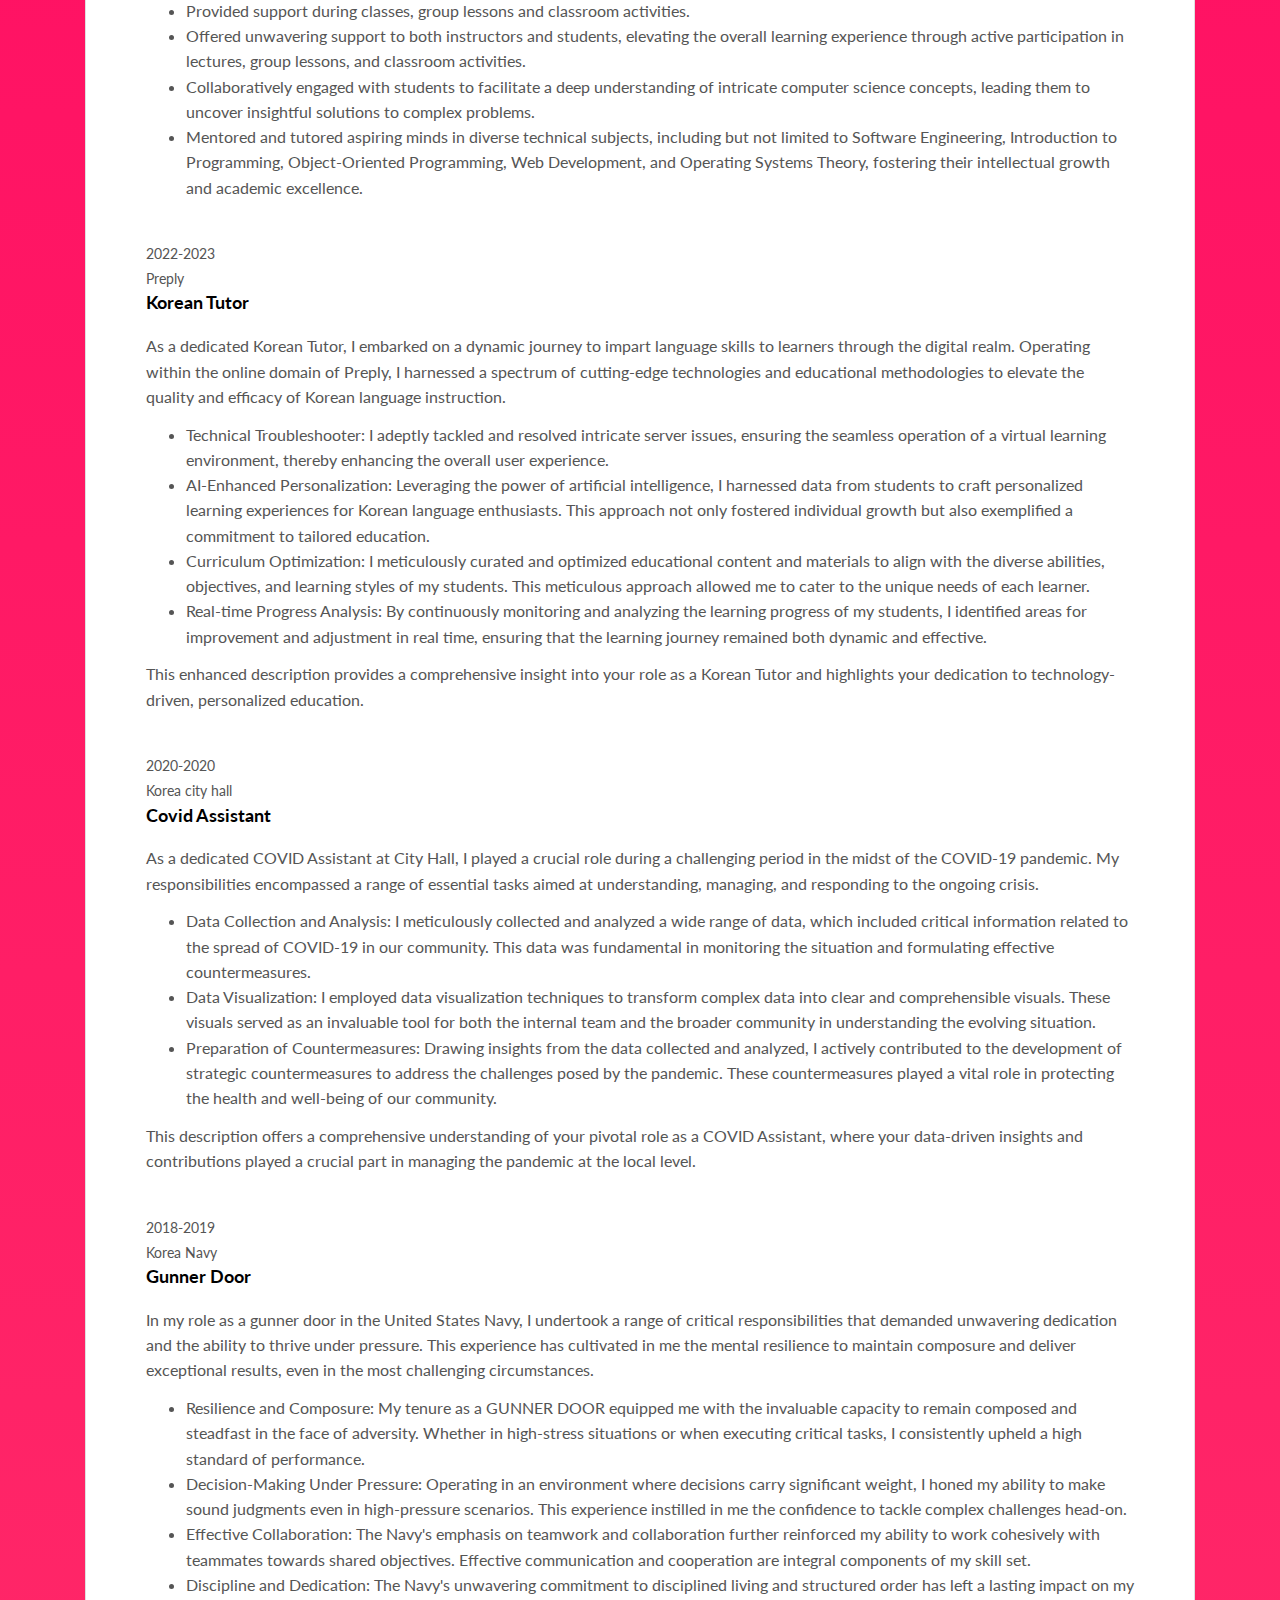
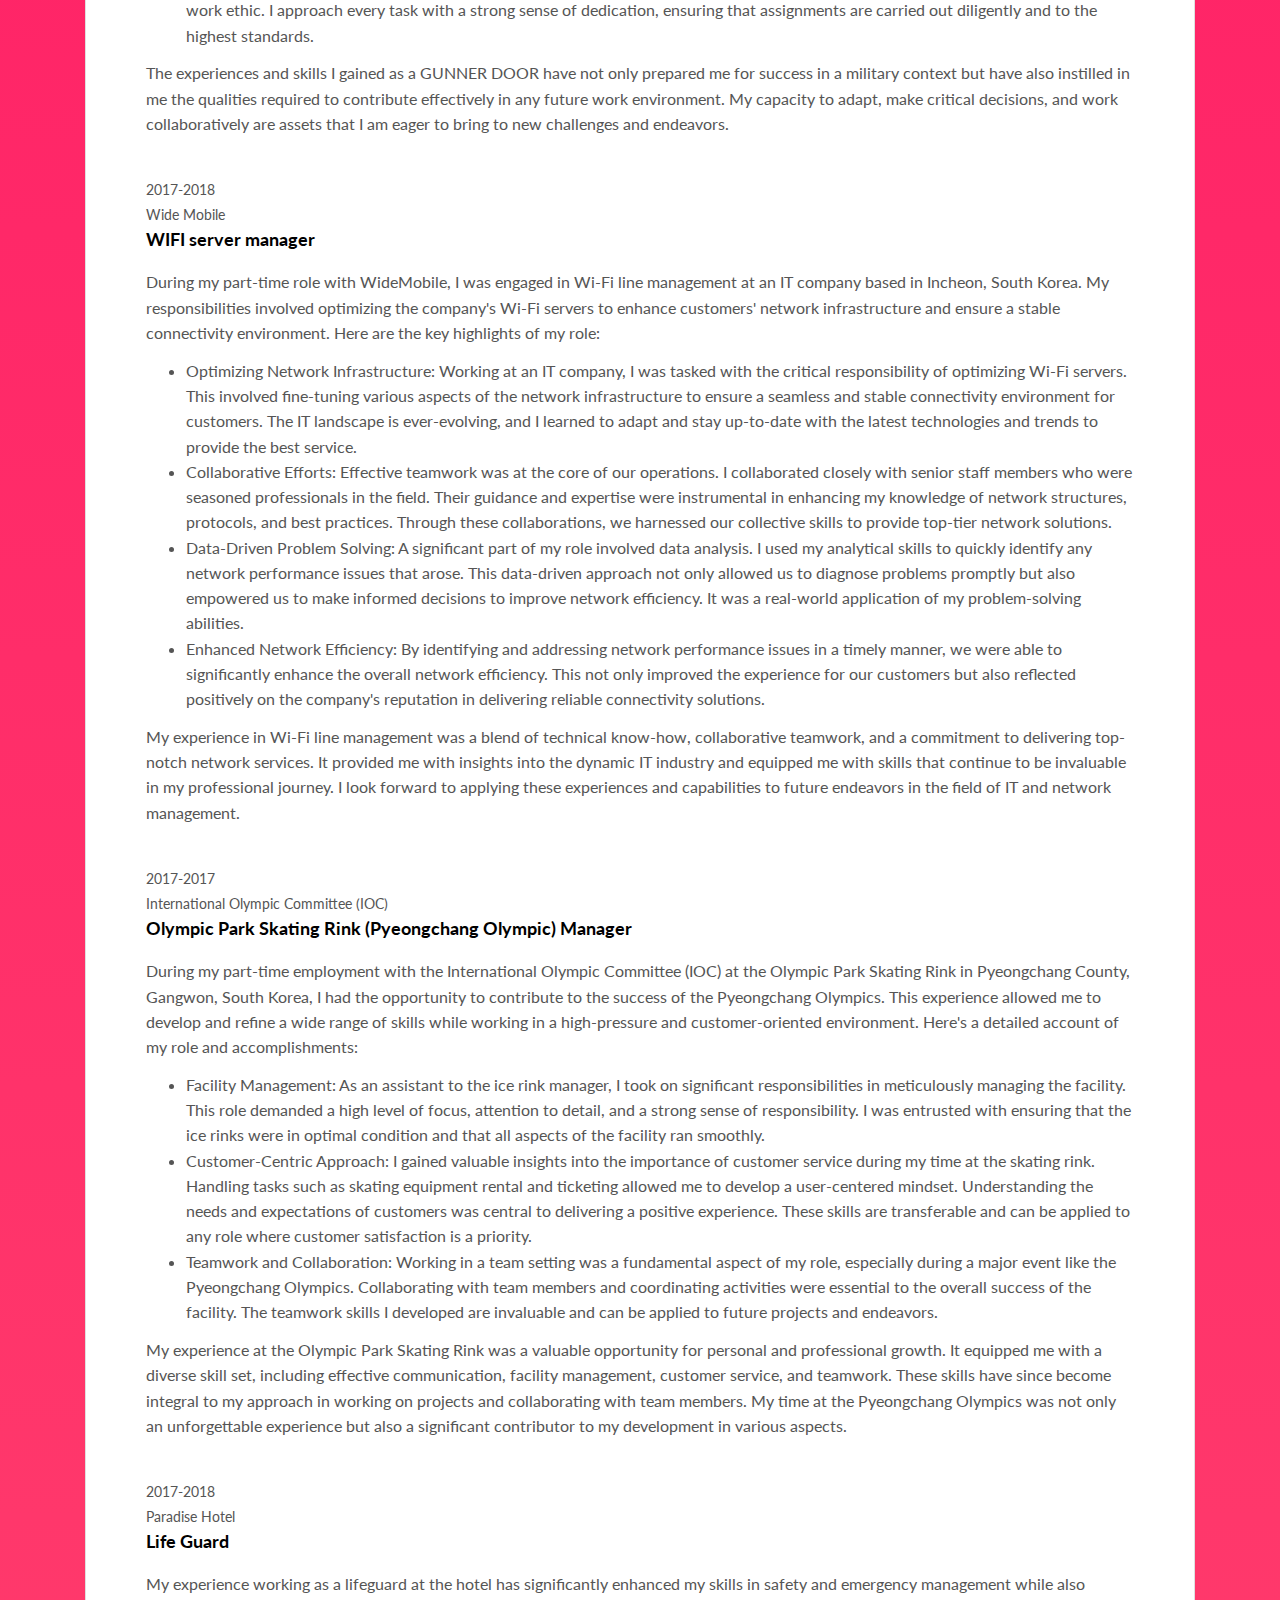
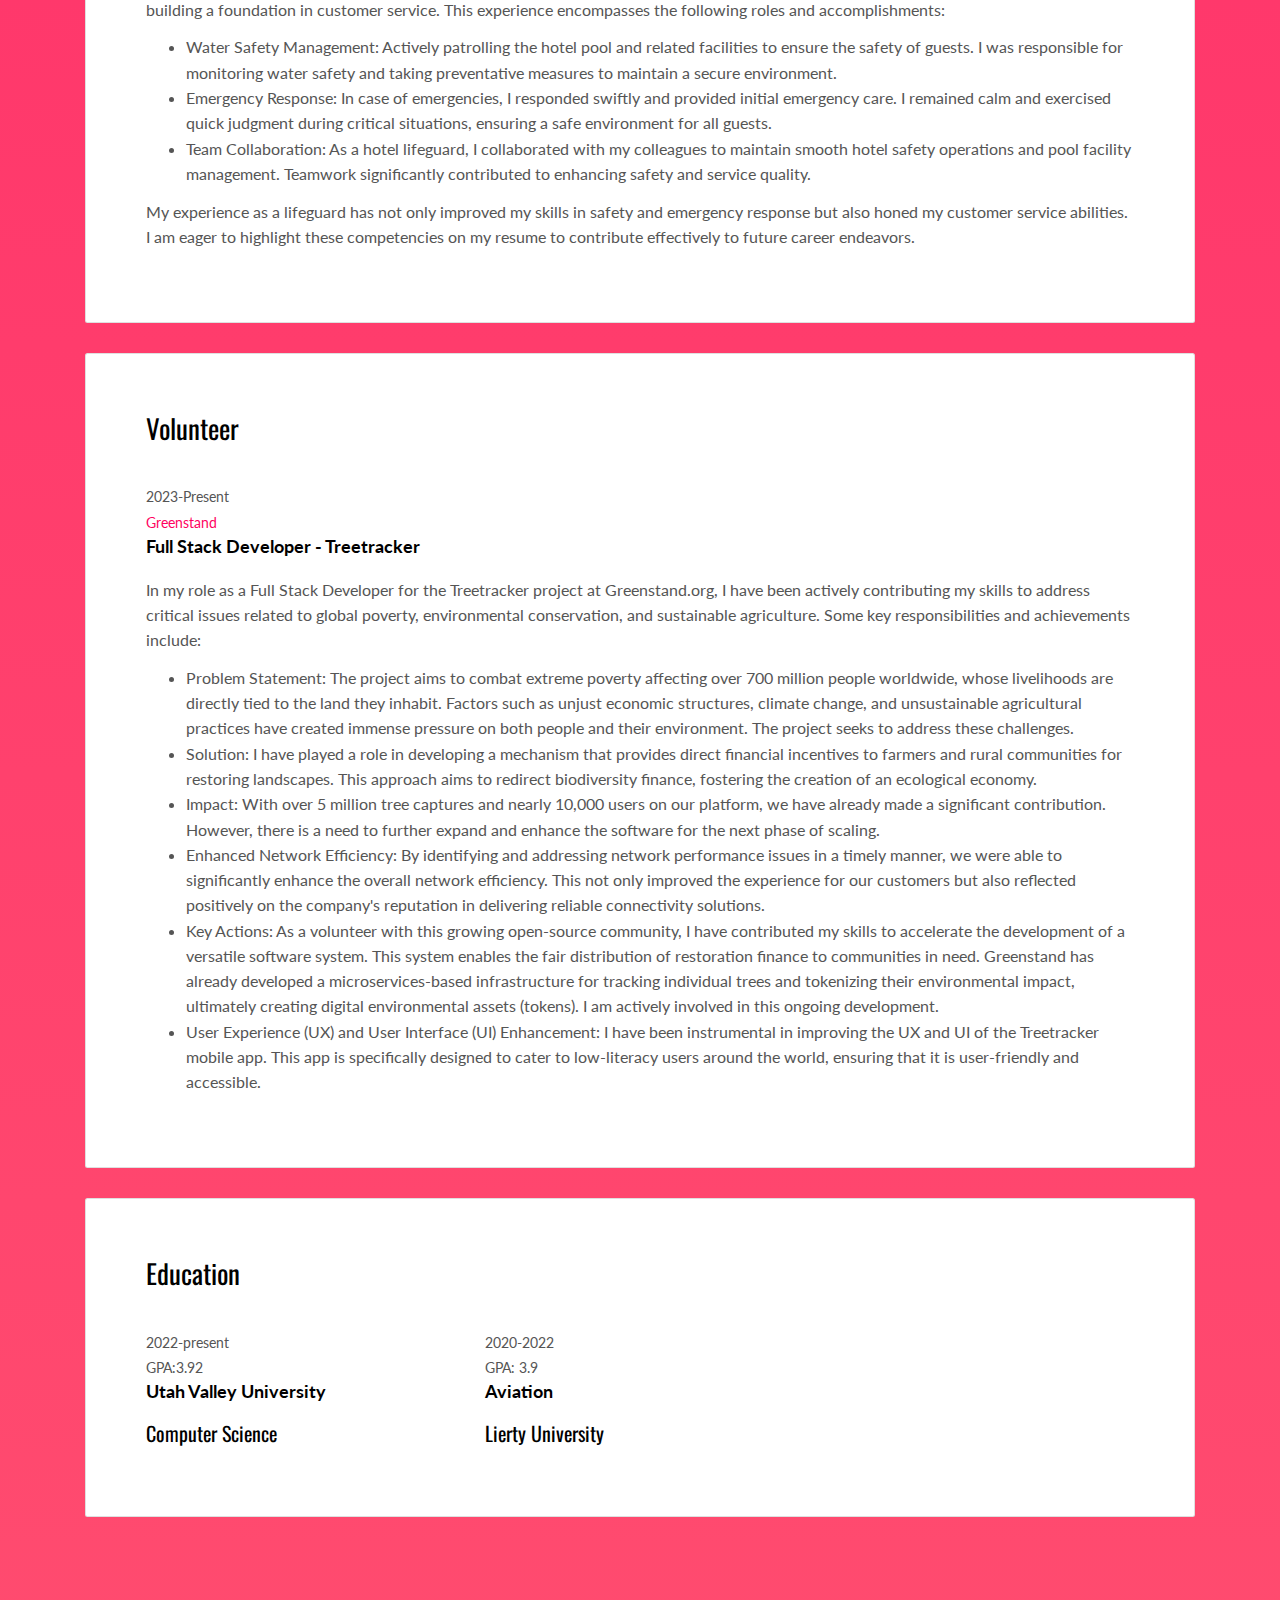
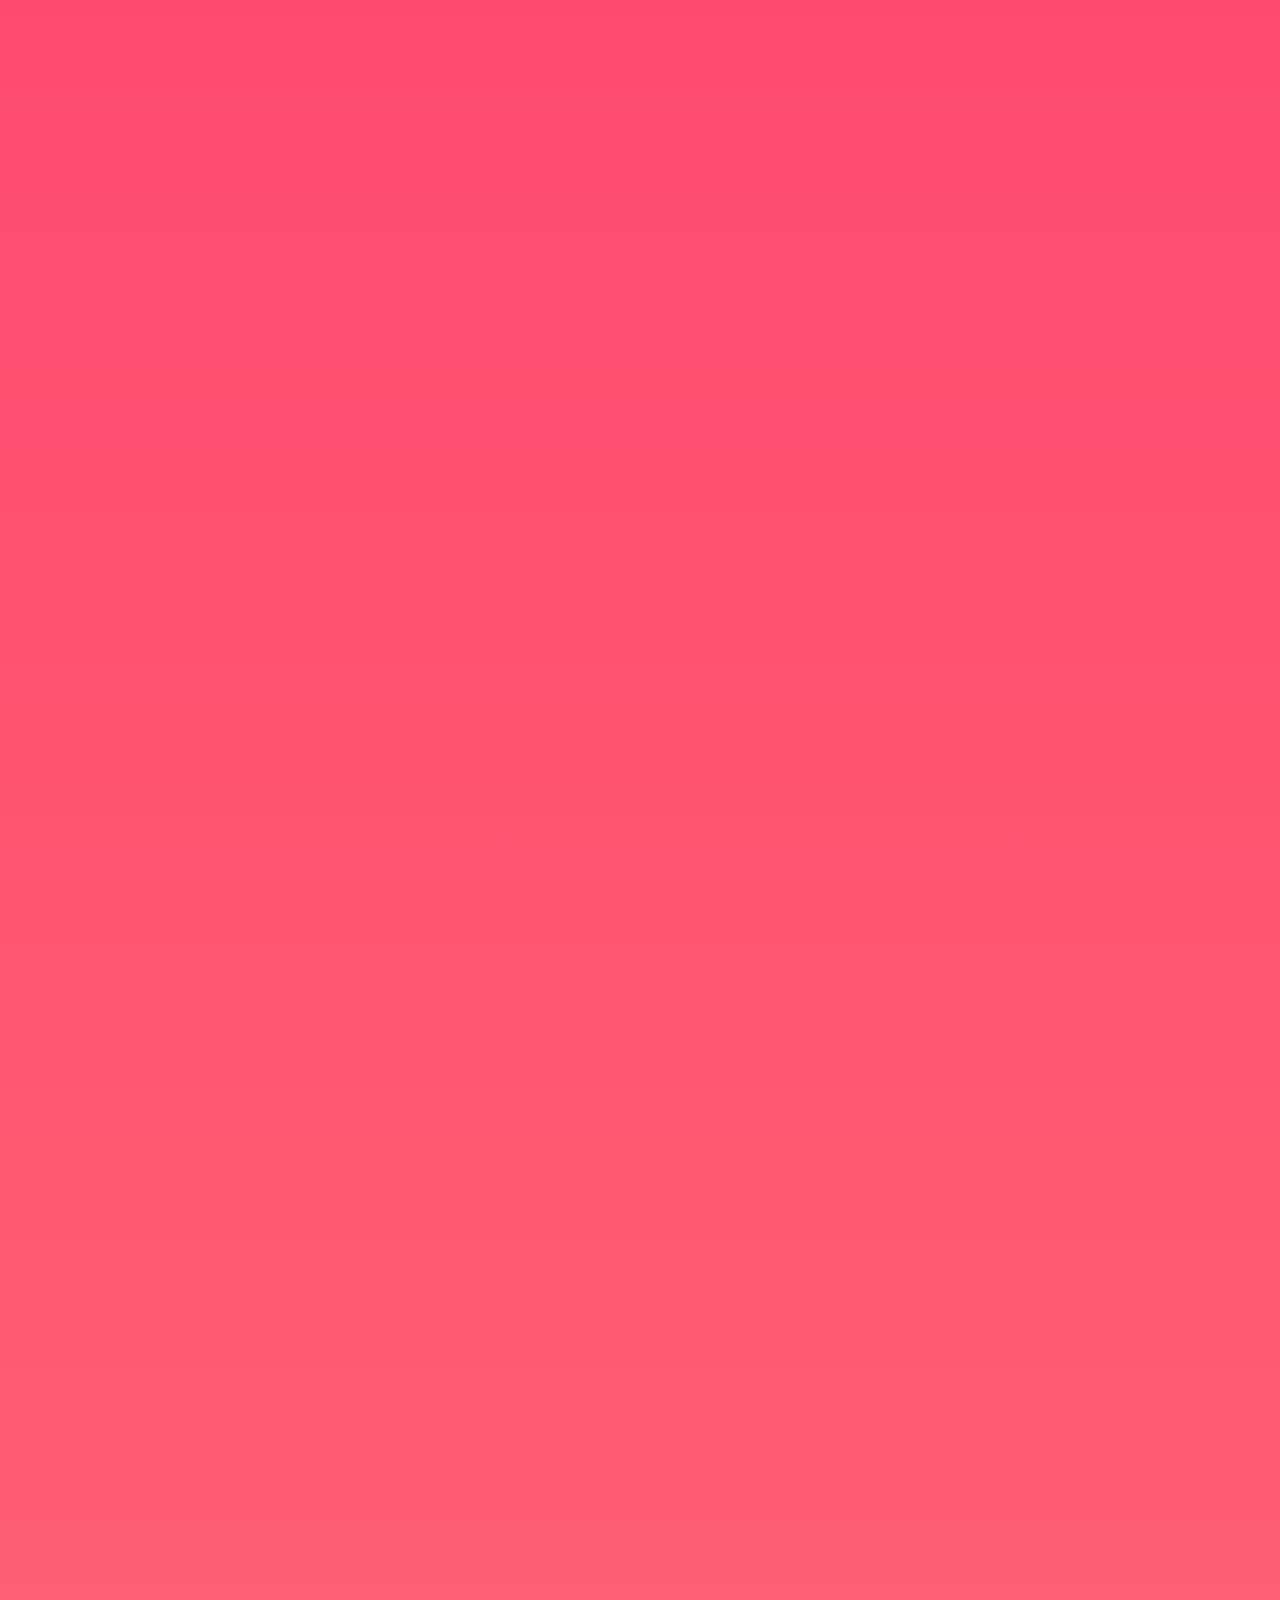
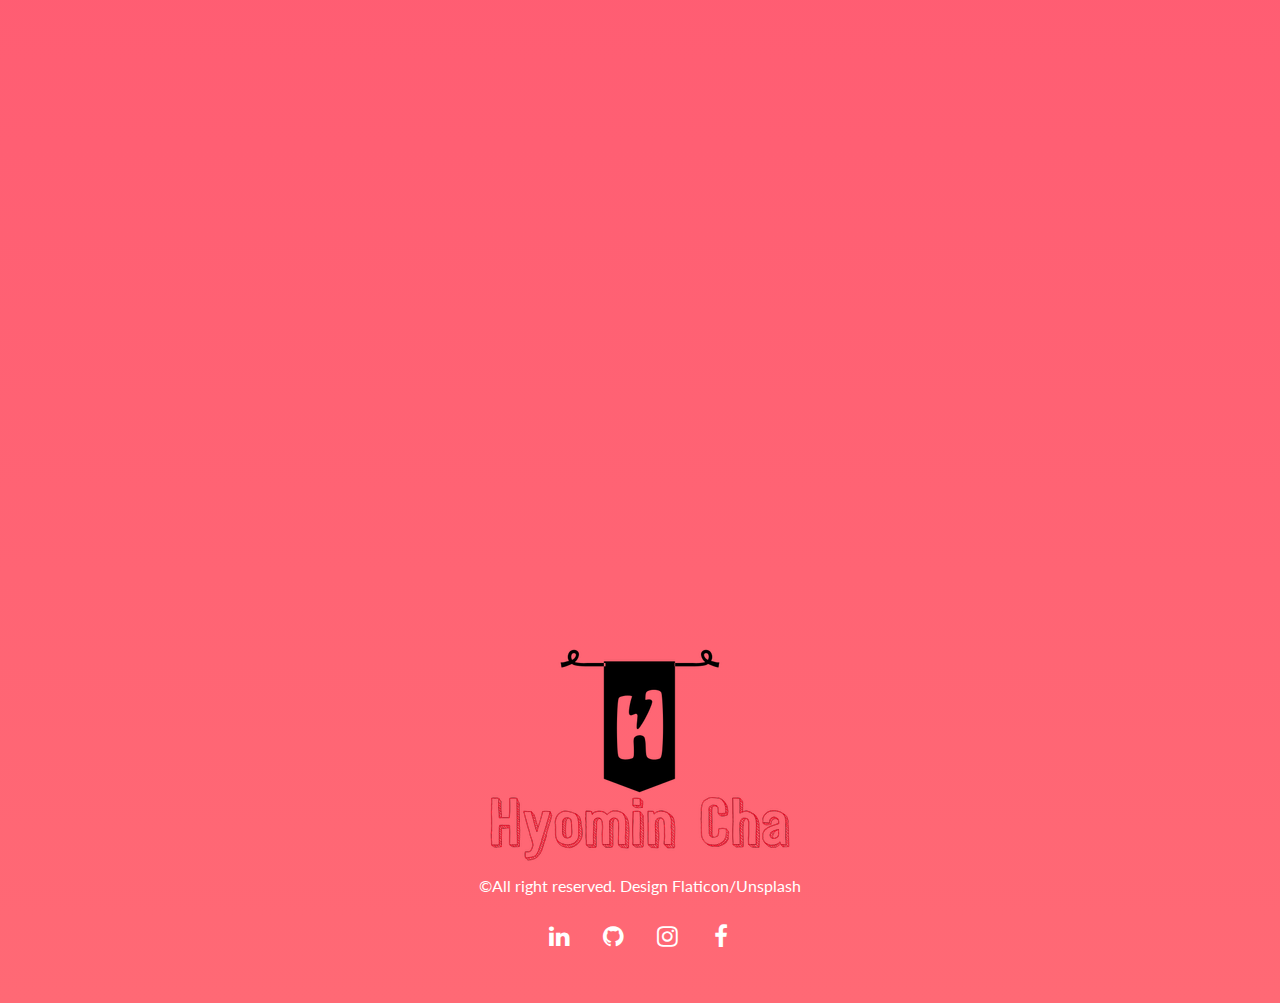
<file: 백업.html>
<!DOCTYPE html>
<html lang="en">

<head>
  <meta charset="UTF-8">
  <meta content="IE=edge" http-equiv="X-UA-Compatible">
  <meta content="width=device-width,initial-scale=1" name="viewport">
  <meta content="description" name="description">
  <meta name="google" content="notranslate" />
  <meta content="Mashup templates have been developped by Orson.io team" name="author">
  <link rel="stylesheet" href="https://maxcdn.bootstrapcdn.com/bootstrap/4.5.2/css/bootstrap.min.css">
  <script src="https://ajax.googleapis.com/ajax/libs/jquery/3.5.1/jquery.min.js"></script>
  <script src="https://maxcdn.bootstrapcdn.com/bootstrap/4.5.2/js/bootstrap.min.js"></script>
  
  <!-- Disable tap highlight on IE -->
  <meta name="msapplication-tap-highlight" content="no">
  
  <link rel="apple-touch-icon" sizes="180x180" href="./assets/apple-icon-180x180.png">
  <link href="./assets/favicon.ico" rel="icon">

  <title>Hyomin's page</title>  

    <!--favicon-->
    <!--pc용/ico-->
    <link rel="shortcut icon" href="favicon/favicon.ico" />

    <!--안드로이드/png-->
    <link rel="shortcut icon" href="favicon/android-chrome-192x192.png" />

    <!--애플IOS/png,jpg-->
    <link rel="apple-touch-icon" href="favicon/apple-touch-icon.png" />  

    <link href="./main.d8e0d294.css" rel="stylesheet"></head>

<body class="">

<div class="background-color-layer" style="background-image: url('assets/images/backiee-241672.jpg')"
></div>
<main class="content-wrapper">
  <header class="white-text-container section-container">
    <div class="text-center">
      <h1>I am Hyomin Cha</h1>
      <p>CS student</p>
      <p>
        <a class="fa-icon fa-icon-2x" href="https://www.linkedin.com/in/hyomin-cha-920558261/" title="">
          <i class="fa fa-linkedin"></i>
        </a>
        <a class="fa-icon fa-icon-2x" href="https://github.com/Chagong725" title="">
          <i class="fa fa-github"></i>
        </a>
        <a class="fa-icon fa-icon-2x" href="https://www.instagram.com/" title="">
            <i class="fa fa-instagram"></i>
        </a>
          <a class="fa-icon fa-icon-2x" href="https://facebook.com/" title="">
          <i class="fa fa-facebook"></i>
        </a>
      </p>
    </div>
  </header>

 <div class="container">
   <div class="row">
     <div class="col-xs-12">

        <div class="card">
          <div class="card-block">
            <h2>About me</h2>
            <div class="row">
              <div class="col-md-4">
                <p><img src="./assets/images/IMG_8934.jpg" class="img-responsive" alt=""></p>
              </div>
              <div class="col-md-8">

              <p>            Hello, my name is Hyomin, and I am a CS student from Korea and
                living in Utah. I enjoy meeting new people and engaging in diverse
                experiences, fueled by my passion and enthusiasm. I view the world
                with a positive outlook and am unafraid to take on new challenges.</p>
              <p> I am now looking for an opportunity to expand my experience. I am interested in working as a data analyst, software engineer, or cybersecurity.</p>

              </div>
            </div>
          </div>
        </div>
        
        <div id="Skills" class="carousel slide" data-ride="carousel">

            <!-- Slides -->
            <div class="carousel-inner">
              <div class="carousel-item active">
                <div class="card">

                  <div class="card-block">
                      <h2>Skills</h2>
                      <div class="row">
                        <div class="col-md-4">
                          <img src="./assets/images/python.png" class="img-responsive" alt="">
                          <h3 class="h5">Python</h3>
                        </div>
                        <div class="col-md-4">
                          <img src="./assets/images/c.png" class="img-responsive" alt="">
                          <h3 class="h5">C++</h3>
                        </div>
                        <div class="col-md-4">
                          <img src="./assets/images/letter-c.png" class="img-responsive" alt="">
                          <h3 class="h5">C</h3>
                        </div>
                      </div>
                    </div>
                  
                </div>
              
              </div>
              
              <div class="carousel-item">
                <div class="card">
                  <div class="card-block">
                    <h2>Skills</h2>
                    <div class="row">
                      <div class="col-md-4">
                        <img src="./assets/images/html-5.png" class="img-responsive" alt="">
                        <h3 class="h5">HTML</h3>
                      </div>
                      <div class="col-md-4">
                        <img src="./assets/images/css-3.png" class="img-responsive" alt="">
                        <h3 class="h5">CSS</h3>
                      </div>
                      <div class="col-md-4">
                        <img src="./assets/images/js-file.png" class="img-responsive" alt="">
                        <h3 class="h5">Java Script</h3>
                      </div>
                    </div>
                  </div>
                </div>
              </div>

              <div class="carousel-item">
                <div class="card">
                  <div class="card-block">
                    <h2>Skills</h2>
                    <div class="row">
                      <div class="col-md-4">
                        <img src="./assets/images/sql-server.png" class="img-responsive" alt="">
                        <h3 class="h5">SQL</h3>
                      </div>
                      <div class="col-md-4">
                        <img src="./assets/images/bootstrap.png" class="img-responsive" alt="">
                        <h3 class="h5">Bootstrap</h3>
                      </div>
                      <div class="col-md-4">
                        <img src="./assets/images/nodejs.png" class="img-responsive" alt="">
                        <h3 class="h5">Node Js</h3>
                      </div>
                    </div>
                  </div>
                </div>
              </div>

              <div class="carousel-item">
                <div class="card">
                  <div class="card-block">
                    <h2>Skills</h2>
                    <div class="row">
                      <div class="col-md-4">
                        <img src="./assets/images/aws.svg" class="img-responsive" alt="">
                        <h3 class="h5">AWS</h3>
                      </div>
                      <div class="col-md-4">
                        <img src="./assets/images/cyber-security.png" class="img-responsive" alt="">
                        <h3 class="h5">Cyber Security</h3>
                      </div>
                      <div class="col-md-4">
                        <img src="./assets/images/git.png" class="img-responsive" alt="">
                        <h3 class="h5">Git</h3>
                      </div>
                    </div>
                  </div>
                </div>
              </div> 
          
            <div class="carousel-item">
              <div class="card">
                <div class="card-block">
                  <h2>Skills</h2>
                  <div class="row">
                    <div class="col-md-4">
                      <img src="./assets/images/docker.png" class="img-responsive" alt="">
                      <h3 class="h5">Docker</h3>
                    </div>
                    <div class="col-md-4">
                      <img src="./assets/images/linux-logo.png" class="img-responsive" alt="">
                      <h3 class="h5">Linux</h3>
                    </div>
                    <div class="col-md-4">
                      <img src="./assets/images/library.png" class="img-responsive" alt="">
                      <h3 class="h5">React</h3>
                    </div>
                  </div>
                </div>
              </div>
            </div> 
          </div>
            <!-- Indicators -->
            <ol class="carousel-indicators">
              <li data-target="#Skills" data-slide-to="0" class="active"></li>
              <li data-target="#Skills" data-slide-to="1"></li>
              <li data-target="#Skills" data-slide-to="2"></li>
              <li data-target="#Skills" data-slide-to="3"></li>
              <li data-target="#Skills" data-slide-to="4"></li>
              <li data-target="#Skills" data-slide-to="5"></li>
    
            </ol>
          
          <!-- <div class="carousel-item">
            <div class="card">
              <div class="card-block">
                <h2>Projects</h2>
                <div class="row">
                  <div class="col-md-4">
                    <img src="./assets/images/img-02.jpg" class="img-responsive" alt="">
                    <h3 class="h5">Docker</h3>
                    <p>June 2017</p>
                  </div>
                  <div class="col-md-4">
                    <img src="./assets/images/img-03.jpg" class="img-responsive" alt="">
                    <h3 class="h5">Linux</h3>
                    <p>March 2017</p>
                  </div>
                  <div class="col-md-4">
                    <img src="./assets/images/img-04.jpg" class="img-responsive" alt="">
                    <h3 class="h5">React</h3>
                    <p>Jan 2017</p>
                  </div>
                </div>
              </div>
            </div>
          </div> 
        </div> -->

            <!-- Controls -->
            <a class="carousel-control-prev" href="#Skills" role="button" data-slide="prev">
              <span class="carousel-control-prev-icon" aria-hidden="true"></span>
              <span class="sr-only">Previous</span>
            </a>
            <a class="carousel-control-next" href="#Skills" role="button" data-slide="next">
              <span class="carousel-control-next-icon" aria-hidden="true"></span>
              <span class="sr-only">Next</span>
            </a>
          
          </div>
          
          <div class="card">
            <div class="card-block">
              <h2>Work</h2>
              <div class="work-experience">
                <small class="date">2023-Present <br> Utah valley University</small>
                <h3 class="h5 date-title"> Computer Science Instructional Assistant</h3>
                <p>
              <ul>
                <li>
                  Diligently maintained accurate grade records in a sophisticated online reporting system, ensuring transparency and efficiency in coursework evaluation.                </li>
                <li>Provided support during classes, group lessons and classroom activities.
                </li>
                <li>
                  Offered unwavering support to both instructors and students, elevating the overall learning experience through active participation in lectures, group lessons, and classroom activities.
                </li>
                <li>
                  Collaboratively engaged with students to facilitate a deep understanding of intricate computer science concepts, leading them to uncover insightful solutions to complex problems.
                </li>
                <li>
                  Mentored and tutored aspiring minds in diverse technical subjects, including but not limited to Software Engineering, Introduction to Programming, Object-Oriented Programming, Web Development, and Operating Systems Theory, fostering their intellectual growth and academic excellence.
                </li>
              </ul>
            </p>
              </div>
  
              <div class="work-experience">
                <small class="date">2022-2023 <br> Preply</small>
                <h3 class="h5 date-title"> Korean Tutor</h3>
                <p>
                  As a dedicated Korean Tutor, I embarked on a dynamic journey to impart language skills to learners through the digital realm. Operating within the online domain of Preply, I harnessed a spectrum of cutting-edge technologies and educational methodologies to elevate the quality and efficacy of Korean language instruction.
                  <ul>
                <li>
                  Technical Troubleshooter: I adeptly tackled and resolved intricate server issues, ensuring the seamless operation of a virtual learning environment, thereby enhancing the overall user experience.
                </li>
                <li>
                  AI-Enhanced Personalization: Leveraging the power of artificial intelligence, I harnessed data from students to craft personalized learning experiences for Korean language enthusiasts. This approach not only fostered individual growth but also exemplified a commitment to tailored education.
                </li>
                <li>
                  Curriculum Optimization: I meticulously curated and optimized educational content and materials to align with the diverse abilities, objectives, and learning styles of my students. This meticulous approach allowed me to cater to the unique needs of each learner.
                </li>
                <li>
                  Real-time Progress Analysis: By continuously monitoring and analyzing the learning progress of my students, I identified areas for improvement and adjustment in real time, ensuring that the learning journey remained both dynamic and effective.
                </li>
              </ul>
              This enhanced description provides a comprehensive insight into your role as a Korean Tutor and highlights your dedication to technology-driven, personalized education.
            </p>
              </div>

              <div class="work-experience">
                <small class="date">2020-2020 <br> Korea city hall</small>
                <h3 class="h5 date-title"> Covid Assistant</h3>
                <p>
                  As a dedicated COVID Assistant at City Hall, I played a crucial role during a challenging period in the midst of the COVID-19 pandemic. My responsibilities encompassed a range of essential tasks aimed at understanding, managing, and responding to the ongoing crisis.
              <ul>
                <li>
                  Data Collection and Analysis: I meticulously collected and analyzed a wide range of data, which included critical information related to the spread of COVID-19 in our community. This data was fundamental in monitoring the situation and formulating effective countermeasures.
                </li>
                <li>
                  Data Visualization: I employed data visualization techniques to transform complex data into clear and comprehensible visuals. These visuals served as an invaluable tool for both the internal team and the broader community in understanding the evolving situation.
                </li>
                <li>
                  Preparation of Countermeasures: Drawing insights from the data collected and analyzed, I actively contributed to the development of strategic countermeasures to address the challenges posed by the pandemic. These countermeasures played a vital role in protecting the health and well-being of our community.
                </li>
              </ul>
              This description offers a comprehensive understanding of your pivotal role as a COVID Assistant, where your data-driven insights and contributions played a crucial part in managing the pandemic at the local level.
            </p>
              </div>

              <div class="work-experience">
                <small class="date">2018-2019<br> Korea Navy</small>
                <h3 class="h5 date-title"> Gunner Door</h3>
                <p>
                  In my role as a gunner door in the United States Navy, I undertook a range of critical responsibilities that demanded unwavering dedication and the ability to thrive under pressure. This experience has cultivated in me the mental resilience to maintain composure and deliver exceptional results, even in the most challenging circumstances.
              <ul>
                <li>
                  Resilience and Composure: My tenure as a GUNNER DOOR equipped me with the invaluable capacity to remain composed and steadfast in the face of adversity. Whether in high-stress situations or when executing critical tasks, I consistently upheld a high standard of performance.
                </li>
                <li>
                  Decision-Making Under Pressure: Operating in an environment where decisions carry significant weight, I honed my ability to make sound judgments even in high-pressure scenarios. This experience instilled in me the confidence to tackle complex challenges head-on.
                </li>
                <li>
                  Effective Collaboration: The Navy's emphasis on teamwork and collaboration further reinforced my ability to work cohesively with teammates towards shared objectives. Effective communication and cooperation are integral components of my skill set.
                </li>
                <li>
                  Discipline and Dedication: The Navy's unwavering commitment to disciplined living and structured order has left a lasting impact on my work ethic. I approach every task with a strong sense of dedication, ensuring that assignments are carried out diligently and to the highest standards.
                </li>
              </ul>
              The experiences and skills I gained as a GUNNER DOOR have not only prepared me for success in a military context but have also instilled in me the qualities required to contribute effectively in any future work environment. My capacity to adapt, make critical decisions, and work collaboratively are assets that I am eager to bring to new challenges and endeavors.
            </p>
              </div>

              <div class="work-experience">
                <small class="date">2017-2018 <br> Wide Mobile</small>
                <h3 class="h5 date-title"> WIFI server manager</h3>
                <p>
                  During my part-time role with WideMobile, I was engaged in Wi-Fi line management at an IT company based in Incheon, South Korea. My responsibilities involved optimizing the company's Wi-Fi servers to enhance customers' network infrastructure and ensure a stable connectivity environment. Here are the key highlights of my role:
              <ul>
                <li>
                  Optimizing Network Infrastructure: Working at an IT company, I was tasked with the critical responsibility of optimizing Wi-Fi servers. This involved fine-tuning various aspects of the network infrastructure to ensure a seamless and stable connectivity environment for customers. The IT landscape is ever-evolving, and I learned to adapt and stay up-to-date with the latest technologies and trends to provide the best service.
                </li>
                <li>
                  Collaborative Efforts: Effective teamwork was at the core of our operations. I collaborated closely with senior staff members who were seasoned professionals in the field. Their guidance and expertise were instrumental in enhancing my knowledge of network structures, protocols, and best practices. Through these collaborations, we harnessed our collective skills to provide top-tier network solutions.
                </li>
                <li>
                  Data-Driven Problem Solving: A significant part of my role involved data analysis. I used my analytical skills to quickly identify any network performance issues that arose. This data-driven approach not only allowed us to diagnose problems promptly but also empowered us to make informed decisions to improve network efficiency. It was a real-world application of my problem-solving abilities.
                </li>
                <li>
                  Enhanced Network Efficiency: By identifying and addressing network performance issues in a timely manner, we were able to significantly enhance the overall network efficiency. This not only improved the experience for our customers but also reflected positively on the company's reputation in delivering reliable connectivity solutions.
                </li>
              </ul>
              My experience in Wi-Fi line management was a blend of technical know-how, collaborative teamwork, and a commitment to delivering top-notch network services. It provided me with insights into the dynamic IT industry and equipped me with skills that continue to be invaluable in my professional journey. I look forward to applying these experiences and capabilities to future endeavors in the field of IT and network management.
            </p>
              </div>

              <div class="work-experience">
                <small class="date">2017-2017 <br> International Olympic Committee (IOC)</small>
                <h3 class="h5 date-title"> Olympic Park Skating Rink (Pyeongchang Olympic) Manager</h3>
                <p>
                  During my part-time employment with the International Olympic Committee (IOC) at the Olympic Park Skating Rink in Pyeongchang County, Gangwon, South Korea, I had the opportunity to contribute to the success of the Pyeongchang Olympics. This experience allowed me to develop and refine a wide range of skills while working in a high-pressure and customer-oriented environment. Here's a detailed account of my role and accomplishments:
                  <ul>
                <li>
                  Facility Management: As an assistant to the ice rink manager, I took on significant responsibilities in meticulously managing the facility. This role demanded a high level of focus, attention to detail, and a strong sense of responsibility. I was entrusted with ensuring that the ice rinks were in optimal condition and that all aspects of the facility ran smoothly.
                </li>
                <li>
                  Customer-Centric Approach: I gained valuable insights into the importance of customer service during my time at the skating rink. Handling tasks such as skating equipment rental and ticketing allowed me to develop a user-centered mindset. Understanding the needs and expectations of customers was central to delivering a positive experience. These skills are transferable and can be applied to any role where customer satisfaction is a priority.
                </li>
                <li>
                  Teamwork and Collaboration: Working in a team setting was a fundamental aspect of my role, especially during a major event like the Pyeongchang Olympics. Collaborating with team members and coordinating activities were essential to the overall success of the facility. The teamwork skills I developed are invaluable and can be applied to future projects and endeavors.
                </li>
              </ul>
              My experience at the Olympic Park Skating Rink was a valuable opportunity for personal and professional growth. It equipped me with a diverse skill set, including effective communication, facility management, customer service, and teamwork. These skills have since become integral to my approach in working on projects and collaborating with team members. My time at the Pyeongchang Olympics was not only an unforgettable experience but also a significant contributor to my development in various aspects.
            </p>
              </div>

              <div class="work-experience">
                <small class="date">2017-2018 <br> Paradise Hotel</small>
                <h3 class="h5 date-title"> Life Guard</h3>
                <p>
                  My experience working as a lifeguard at the hotel has significantly enhanced my skills in safety and emergency management while also building a foundation in customer service. This experience encompasses the following roles and accomplishments:
                  <ul>
                <li>
                  Water Safety Management: Actively patrolling the hotel pool and related facilities to ensure the safety of guests. I was responsible for monitoring water safety and taking preventative measures to maintain a secure environment.
                </li>
                <li>
                  Emergency Response: In case of emergencies, I responded swiftly and provided initial emergency care. I remained calm and exercised quick judgment during critical situations, ensuring a safe environment for all guests.
                </li>
                <li>
                  Team Collaboration: As a hotel lifeguard, I collaborated with my colleagues to maintain smooth hotel safety operations and pool facility management. Teamwork significantly contributed to enhancing safety and service quality.
                </li>
              </ul>
              My experience as a lifeguard has not only improved my skills in safety and emergency response but also honed my customer service abilities. I am eager to highlight these competencies on my resume to contribute effectively to future career endeavors.
            </p>
              </div>
<!-- 
              <div class="work-experience">
                <small class="date">2017-2019 <br> Wide Mobile</small>
                <h3 class="h5 date-title"> WIFI server manager</h3>
                <p>
                  During my part-time role with WideMobile, I was engaged in Wi-Fi line management at an IT company based in Incheon, South Korea. My responsibilities involved optimizing the company's Wi-Fi servers to enhance customers' network infrastructure and ensure a stable connectivity environment. Here are the key highlights of my role:
              <ul>
                <li>
                  Optimizing Network Infrastructure: Working at an IT company, I was tasked with the critical responsibility of optimizing Wi-Fi servers. This involved fine-tuning various aspects of the network infrastructure to ensure a seamless and stable connectivity environment for customers. The IT landscape is ever-evolving, and I learned to adapt and stay up-to-date with the latest technologies and trends to provide the best service.
                </li>
                <li>
                  Collaborative Efforts: Effective teamwork was at the core of our operations. I collaborated closely with senior staff members who were seasoned professionals in the field. Their guidance and expertise were instrumental in enhancing my knowledge of network structures, protocols, and best practices. Through these collaborations, we harnessed our collective skills to provide top-tier network solutions.
                </li>
                <li>
                  Data-Driven Problem Solving: A significant part of my role involved data analysis. I used my analytical skills to quickly identify any network performance issues that arose. This data-driven approach not only allowed us to diagnose problems promptly but also empowered us to make informed decisions to improve network efficiency. It was a real-world application of my problem-solving abilities.
                </li>
                <li>
                  Enhanced Network Efficiency: By identifying and addressing network performance issues in a timely manner, we were able to significantly enhance the overall network efficiency. This not only improved the experience for our customers but also reflected positively on the company's reputation in delivering reliable connectivity solutions.
                </li>
              </ul>
            </p>
              </div> -->
            </div>
          </div>
        
            <div class="card">
            <div class="card-block">
              <h2>Volunteer</h2>
              <div class="Volunteer-experience">
                <small class="date">2023-Present <br> <a href="https://greenstand.org/" title="Project-Website">Greenstand</a></small>
                <h3 class="h5 date-title">Full Stack Developer - <a href="https://github.com/Greenstand" title="Project-Git">Treetracker</a></h3>
                
  
                <p>
                  In my role as a Full Stack Developer for the Treetracker project at Greenstand.org, I have been actively contributing my skills to address critical issues related to global poverty, environmental conservation, and sustainable agriculture. Some key responsibilities and achievements include:
                  <ul>
                    <li>
                      Problem Statement: The project aims to combat extreme poverty affecting over 700 million people worldwide, whose livelihoods are directly tied to the land they inhabit. Factors such as unjust economic structures, climate change, and unsustainable agricultural practices have created immense pressure on both people and their environment. The project seeks to address these challenges.
                    </li>
                    <li>
                      Solution: I have played a role in developing a mechanism that provides direct financial incentives to farmers and rural communities for restoring landscapes. This approach aims to redirect biodiversity finance, fostering the creation of an ecological economy.
                    </li>
                    <li>
                      Impact: With over 5 million tree captures and nearly 10,000 users on our platform, we have already made a significant contribution. However, there is a need to further expand and enhance the software for the next phase of scaling.
                    </li>
                    <li>
                      Enhanced Network Efficiency: By identifying and addressing network performance issues in a timely manner, we were able to significantly enhance the overall network efficiency. This not only improved the experience for our customers but also reflected positively on the company's reputation in delivering reliable connectivity solutions.
                    </li>
                    <li>
                      Key Actions: As a volunteer with this growing open-source community, I have contributed my skills to accelerate the development of a versatile software system. This system enables the fair distribution of restoration finance to communities in need. Greenstand has already developed a microservices-based infrastructure for tracking individual trees and tokenizing their environmental impact, ultimately creating digital environmental assets (tokens). I am actively involved in this ongoing development.
                    </li>
                    <li>
                      User Experience (UX) and User Interface (UI) Enhancement: I have been instrumental in improving the UX and UI of the Treetracker mobile app. This app is specifically designed to cater to low-literacy users around the world, ensuring that it is user-friendly and accessible.
                    </li>
                  </ul>
                </p>
              </div>
            </div>
          </div>
  
        

        <div class="card">
          <div class="card-block">
            <h2>Education</h2>
            
            <div class="row">
              <div class="col-md-4">
                <div class="education-experience">
                  <small class="date">2022-present <br> GPA:3.92</small>
                  <h3 class="h5 date-title">Utah Valley University</h3>
                  <h4>Computer Science</h4>
                </div>
              </div>
              
              <div class="col-md-4">
                <div class="education-experience">
                  <small class="date">2020-2022 <br> GPA: 3.9</small>
                  <h3 class="h5 date-title">Aviation</h3>
                  <h4>Lierty University</h4>
                </div>
              </div>

            </div>
          </div>
        </div>
        
        <div class="card">
          <div class="card-block">
            <h2>Licenses & Certifications
            </h2>
            <div class="row">
              
              <div class="col-md-4">
                <div class="certification">
                  <h3 class="h5"> <a href="https://www.coursera.org/account/accomplishments/specialization/certificate/84HJJ2G7TEM6" title="Certi">IBM Full Stack Software Developer Specialization</a> <br> <small> 2023</small></h3>
                </div>
              </div>

              <!-- <div class="col-md-4">
                <div class="certification">
                  <h3 class="h5">English  <small> Fluent</small></h3>
                </div>
              </div>

              <div class="col-md-4">
                <div class="certification">
                  <h3 class="h5">Japanese  <small> Beginner</small></h3>
                </div>
              </div> -->

            </div>
          </div>
        </div>



        <div class="card">
          <div class="card-block">
            <h2>Language</h2>
            <div class="row">
              <div class="col-md-4">
                <div class="certification">
                  <h3 class="h5">Korean  <small> Native</small></h3>
                </div>
              </div>
              <div class="col-md-4">
                <div class="certification">
                  <h3 class="h5">English  <small> Fluent</small></h3>
                </div>
              </div>
              <div class="col-md-4">
                <div class="certification">
                  <h3 class="h5">Japanese  <small> Beginner</small></h3>
                </div>
              </div>
            </div>
          </div>
        </div>


        <div class="card">
          <div class="card-block">
            <h2>Projects(Git)</h2>
            <div id="carousel-example-generic" class="carousel slide" data-ride="carousel">
            

            <!-- Wrapper for slides -->
            <div class="carousel-inner" role="listbox">
              <div class="item active">
                <a href="https://github.com/Chagong725/cs1400">
                <img src="./assets/images/emile-perron-xrVDYZRGdw4-unsplash.jpg" class="img-responsive" alt="...">
              </a>
                <div class="carousel-caption">
                  <h3 class="h5">Basic Python</h3>
                </div>
              </div>
              
              <div class="item">
                <a href="https://github.com/Chagong725/cs1410">
                  <img src="./assets/images/chris-ried-ieic5Tq8YMk-unsplash.jpg" class="img-responsive" alt="...">
                </a>
                  <div class="carousel-caption">
                    <h3 class="h5">Python OOP</h3>
                  </div>
                </div>

                <div class="item">
                  <a href="https://github.com/Chagong725/cs2370">
                    <img src="./assets/images/free-c-plus-plus-projects-for-beginners.jpeg" class="img-responsive" alt="..." width="960" height="625">
                  </a>
                    <div class="carousel-caption">
                      <h3 class="h5">C++</h3>
                    </div>
                  </div>

                  <div class="item">
                    <a href="https://github.com/Chagong725/cs2420">
                      <img src="./assets/images/al.png" class="img-responsive" alt="..." width="960" height="625">
                    </a>
                      <div class="carousel-caption">
                        <h3 class="h5">Data structure and Algorithm</h3>
                      </div>
                    </div>

                    <div class="item">
                      <a href="https://github.com/Chagong725/cs2550">
                        <img src="./assets/images/wd.png" class="img-responsive" alt="..." width="960" height="625">
                      </a>
                        <div class="carousel-caption">
                          <h3 class="h5">Web</h3>
                        </div>
                      </div>
            </div>

            <!-- Indicators -->
            <ol class="carousel-indicators">
              <li data-target="#carousel-example-generic" data-slide-to="0" class="active"></li>
              <li data-target="#carousel-example-generic" data-slide-to="1"></li>
              <li data-target="#carousel-example-generic" data-slide-to="2"></li>
              <li data-target="#carousel-example-generic" data-slide-to="3"></li>
              <li data-target="#carousel-example-generic" data-slide-to="4"></li>

            </ol>

          </div>
          </div>
        </div>
        
        <div class="card">
          <div class="card-block">
            <h2>Social Network</h2>
            <div class="row">
              <div class="col-md-3">
                <p class="social-buttons"><a href="https://www.instagram.com/" title=""><span class="social-round-icon fa-icon"><i class="fa fa-instagram"></i></span>@chagong25</a></p>
              </div>

              <div class="col-md-3">
                <p class="social-buttons"><a href="https://www.linkedin.com/in/hyomin-cha-920558261/" title=""><span class="social-round-icon fa-icon"><i class="fa fa-linkedin"></i></span>Hyomin Cha</a></p>
              </div>

              <div class="col-md-3">
                <p class="social-buttons"><a href="mailto:725cha@gmail.com" title=""><span class="social-round-icon fa-icon"><i class="fa fa-envelope-o"></i></span>Lance</a></p>
              </div>
            </div>
          </div>
        </div>

        <div class="card">
          <div class="card-block">
            <h2>Contact</h2>
            <form action="" class="reveal-content">
              <div class="form-group">
                <input type="email" class="form-control" id="email" placeholder="Email">
              </div>
              <div class="form-group">
                <input type="text" class="form-control" id="subject" placeholder="Subject">
              </div>
              <div class="form-group">
                <textarea class="form-control" rows="5" placeholder="Enter your message"></textarea>
              </div>
              <div class="form-group">
                <button type="submit" class=" btn btn-primary">Send message</button>
              </div> 
            </form>
          </div>
        </div>
       
     </div>
   </div>
 </div>

</main>
<footer class="footer-container white-text-container text-center">
  <div class="container">
    <div class="row">
      <div class="col-xs-12">
        <!-- <p><img src="./assets/images/mashup-icon.svg" alt=""></p> -->
        <p><img src="./assets/images/IMG_8703.webp" alt=""></p>

        <p>©All right reserved. Design <a href="https://www.flaticon.com/" title="Create Icon">Flaticon</a>/<a href="https://unsplash.com/" title="Free Images">Unsplash</a></p>
        <p>
          <a class="fa-icon fa-icon-2x" href="https://www.linkedin.com/in/hyomin-cha-920558261/" title="">
            <i class="fa fa-linkedin"></i>
          </a>
          <a class="fa-icon fa-icon-2x" href="https://github.com/Chagong725" title="">
            <i class="fa fa-github"></i>
          </a>
          <a class="fa-icon fa-icon-2x" href="https://www.instagram.com/" title="">
              <i class="fa fa-instagram"></i>
          </a>
            <a class="fa-icon fa-icon-2x" href="https://facebook.com/" title="">
            <i class="fa fa-facebook"></i>
          </a>
        </p>
      </div>
    </div>
  </div>
</footer>

<script>
  document.addEventListener("DOMContentLoaded", function (event) {
     scrollRevelation('.card');
  });
</script>
<!-- Google Analytics: change UA-XXXXX-X to be your site's ID 

<script>
  (function (i, s, o, g, r, a, m) {
    i['GoogleAnalyticsObject'] = r; i[r] = i[r] || function () {
      (i[r].q = i[r].q || []).push(arguments)
    }, i[r].l = 1 * new Date(); a = s.createElement(o),
      m = s.getElementsByTagName(o)[0]; a.async = 1; a.src = g; m.parentNode.insertBefore(a, m)
  })(window, document, 'script', '//www.google-analytics.com/analytics.js', 'ga');
  ga('create', 'UA-XXXXX-X', 'auto');
  ga('send', 'pageview');
</script>

--><script type="text/javascript" src="./main.bc58148c.js"></script></body>

</html>
</file>
<file: main.d8e0d294.css>
@import url(https://fonts.googleapis.com/css?family=Lato:400,700|Oswald);@import url(https://maxcdn.bootstrapcdn.com/font-awesome/4.7.0/css/font-awesome.min.css);
/*!
 * Bootstrap v3.3.7 (http://getbootstrap.com)
 * Copyright 2011-2016 Twitter, Inc.
 * Licensed under MIT (https://github.com/twbs/bootstrap/blob/master/LICENSE)
 */
/*! normalize.css v3.0.3 | MIT License | github.com/necolas/normalize.css */html{font-family:sans-serif;-ms-text-size-adjust:100%;-webkit-text-size-adjust:100%}body{margin:0}article,aside,details,figcaption,figure,footer,header,hgroup,main,menu,nav,section,summary{display:block}audio,canvas,progress,video{display:inline-block;vertical-align:baseline}audio:not([controls]){display:none;height:0}[hidden],template{display:none}a{background-color:transparent}a:active,a:hover{outline:0}abbr[title]{border-bottom:1px dotted}b,strong{font-weight:700}dfn{font-style:italic}h1{font-size:2em;margin:.67em 0}mark{background:#ff0;color:#000}small{font-size:80%}sub,sup{font-size:75%;line-height:0;position:relative;vertical-align:baseline}sup{top:-.5em}sub{bottom:-.25em}img{border:0}svg:not(:root){overflow:hidden}figure{margin:1em 40px}hr{box-sizing:content-box;height:0}pre{overflow:auto}code,kbd,pre,samp{font-family:monospace,monospace;font-size:1em}button,input,optgroup,select,textarea{color:inherit;font:inherit;margin:0}button{overflow:visible}button,select{text-transform:none}button,html input[type=button],input[type=reset],input[type=submit]{-webkit-appearance:button;cursor:pointer}button[disabled],html input[disabled]{cursor:default}button::-moz-focus-inner,input::-moz-focus-inner{border:0;padding:0}input{line-height:normal}input[type=checkbox],input[type=radio]{box-sizing:border-box;padding:0}input[type=number]::-webkit-inner-spin-button,input[type=number]::-webkit-outer-spin-button{height:auto}input[type=search]{-webkit-appearance:textfield;box-sizing:content-box}input[type=search]::-webkit-search-cancel-button,input[type=search]::-webkit-search-decoration{-webkit-appearance:none}fieldset{border:1px solid silver;margin:0 2px;padding:.35em .625em .75em}textarea{overflow:auto}optgroup{font-weight:700}table{border-collapse:collapse;border-spacing:0}td,th{padding:0}

/*! Source: https://github.com/h5bp/html5-boilerplate/blob/master/src/css/main.css */@media print{*,:after,:before{background:transparent!important;color:#000!important;box-shadow:none!important;text-shadow:none!important}a,a:visited{text-decoration:underline}a[href]:after{content:" (" attr(href) ")"}abbr[title]:after{content:" (" attr(title) ")"}a[href^="#"]:after,a[href^="javascript:"]:after{content:""}blockquote,pre{border:1px solid #999;page-break-inside:avoid}thead{display:table-header-group}img,tr{page-break-inside:avoid}img{max-width:100%!important}h2,h3,p{orphans:3;widows:3}h2,h3{page-break-after:avoid}.navbar{display:none}.btn>.caret,.dropup>.btn>.caret{border-top-color:#000!important}.label{border:1px solid #000}.table{border-collapse:collapse!important}.table td,.table th{background-color:#fff!important}.table-bordered td,.table-bordered th{border:1px solid #ddd!important}}*,:after,:before{-webkit-box-sizing:border-box;-moz-box-sizing:border-box;box-sizing:border-box}html{font-size:10px;-webkit-tap-highlight-color:transparent}body{font-family:Lato,Helvetica,Arial,sans-serif;font-size:16px;line-height:1.58;color:#555;background-color:#fff}button,input,select,textarea{font-family:inherit;font-size:inherit;line-height:inherit}a{color:#ff0060;text-decoration:none}a:focus,a:hover{color:#b30043;text-decoration:underline}a:focus{outline:5px auto -webkit-focus-ring-color;outline-offset:-2px}figure{margin:0}img{vertical-align:middle}.img-responsive{display:block;max-width:100%;height:auto}.img-rounded{border-radius:6px}.img-thumbnail{padding:4px;line-height:1.58;background-color:#fff;border:1px solid #ddd;border-radius:4px;-webkit-transition:all .2s ease-in-out;-o-transition:all .2s ease-in-out;transition:all .2s ease-in-out;display:inline-block;max-width:100%;height:auto}.img-circle{border-radius:50%}hr{margin-top:25px;margin-bottom:25px;border:0;border-top:1px solid #eee}.sr-only{position:absolute;width:1px;height:1px;margin:-1px;padding:0;overflow:hidden;clip:rect(0,0,0,0);border:0}.sr-only-focusable:active,.sr-only-focusable:focus{position:static;width:auto;height:auto;margin:0;overflow:visible;clip:auto}[role=button]{cursor:pointer}.h1,.h2,.h3,.h4,.h5,.h6,h1,h2,h3,h4,h5,h6{font-family:Oswald,Helvetica,Arial,sans-serif;font-weight:400;line-height:1.1;color:#000}.h1 .small,.h1 small,.h2 .small,.h2 small,.h3 .small,.h3 small,.h4 .small,.h4 small,.h5 .small,.h5 small,.h6 .small,.h6 small,h1 .small,h1 small,h2 .small,h2 small,h3 .small,h3 small,h4 .small,h4 small,h5 .small,h5 small,h6 .small,h6 small{font-weight:400;line-height:1;color:#777}.h1,.h2,.h3,h1,h2,h3{margin-top:25px;margin-bottom:12.5px}.h1 .small,.h1 small,.h2 .small,.h2 small,.h3 .small,.h3 small,h1 .small,h1 small,h2 .small,h2 small,h3 .small,h3 small{font-size:65%}.h4,.h5,.h6,h4,h5,h6{margin-top:12.5px;margin-bottom:12.5px}.h4 .small,.h4 small,.h5 .small,.h5 small,.h6 .small,.h6 small,h4 .small,h4 small,h5 .small,h5 small,h6 .small,h6 small{font-size:75%}.h1,h1{font-size:63px}.h2,h2{font-size:27px}.h3,.h4,h3,h4{font-size:20px}.h5,h5{font-size:18px}.h6,h6{font-size:14px}p{margin:0 0 12.5px}.lead{margin-bottom:25px;font-size:18px;font-weight:300;line-height:1.4}@media (min-width:768px){.lead{font-size:24px}}.small,small{font-size:87%}.mark,mark{background-color:#fcf8e3;padding:.2em}.text-left{text-align:left}.text-right{text-align:right}.text-center{text-align:center}.text-justify{text-align:justify}.text-nowrap{white-space:nowrap}.text-lowercase{text-transform:lowercase}.initialism,.text-uppercase{text-transform:uppercase}.text-capitalize{text-transform:capitalize}.text-muted{color:#777}.text-primary{color:#ff0060}a.text-primary:focus,a.text-primary:hover{color:#cc004d}.text-success{color:#fff}a.text-success:focus,a.text-success:hover{color:#e6e6e6}.text-info{color:#31708f}a.text-info:focus,a.text-info:hover{color:#245269}.text-warning{color:#8a6d3b}a.text-warning:focus,a.text-warning:hover{color:#66512c}.text-danger{color:#fff}a.text-danger:focus,a.text-danger:hover{color:#e6e6e6}.bg-primary{color:#fff;background-color:#ff0060}a.bg-primary:focus,a.bg-primary:hover{background-color:#cc004d}.bg-success{background-color:#87e329}a.bg-success:focus,a.bg-success:hover{background-color:#6dc019}.bg-info{background-color:#d9edf7}a.bg-info:focus,a.bg-info:hover{background-color:#afd9ee}.bg-warning{background-color:#fcf8e3}a.bg-warning:focus,a.bg-warning:hover{background-color:#f7ecb5}.bg-danger{background-color:#ff2c74}a.bg-danger:focus,a.bg-danger:hover{background-color:#f80055}.page-header{padding-bottom:11.5px;margin:50px 0 25px;border-bottom:1px solid #eee}ol,ul{margin-top:0;margin-bottom:12.5px}ol ol,ol ul,ul ol,ul ul{margin-bottom:0}.list-inline,.list-unstyled{padding-left:0;list-style:none}.list-inline{margin-left:-5px}.list-inline>li{display:inline-block;padding-left:5px;padding-right:5px}dl{margin-top:0;margin-bottom:25px}dd,dt{line-height:1.58}dt{font-weight:700}dd{margin-left:0}.dl-horizontal dd:after,.dl-horizontal dd:before{content:" ";display:table}.dl-horizontal dd:after{clear:both}@media (min-width:768px){.dl-horizontal dt{float:left;width:160px;clear:left;text-align:right;overflow:hidden;text-overflow:ellipsis;white-space:nowrap}.dl-horizontal dd{margin-left:180px}}abbr[data-original-title],abbr[title]{cursor:help;border-bottom:1px dotted #777}.initialism{font-size:90%}blockquote{padding:12.5px 25px;margin:0 0 25px;font-size:20px;border-left:5px solid #eee}blockquote ol:last-child,blockquote p:last-child,blockquote ul:last-child{margin-bottom:0}blockquote .small,blockquote footer,blockquote small{display:block;font-size:80%;line-height:1.58;color:#777}blockquote .small:before,blockquote footer:before,blockquote small:before{content:"\2014   \A0"}.blockquote-reverse,blockquote.pull-right{padding-right:15px;padding-left:0;border-right:5px solid #eee;border-left:0;text-align:right}.blockquote-reverse .small:before,.blockquote-reverse footer:before,.blockquote-reverse small:before,blockquote.pull-right .small:before,blockquote.pull-right footer:before,blockquote.pull-right small:before{content:""}.blockquote-reverse .small:after,.blockquote-reverse footer:after,.blockquote-reverse small:after,blockquote.pull-right .small:after,blockquote.pull-right footer:after,blockquote.pull-right small:after{content:"\A0   \2014"}address{margin-bottom:25px;font-style:normal;line-height:1.58}code,kbd,pre,samp{font-family:Menlo,Monaco,Consolas,Courier New,monospace}code{color:#c7254e;background-color:#f9f2f4;border-radius:4px}code,kbd{padding:2px 4px;font-size:90%}kbd{color:#fff;background-color:#333;border-radius:3px;box-shadow:inset 0 -1px 0 rgba(0,0,0,.25)}kbd kbd{padding:0;font-size:100%;font-weight:700;box-shadow:none}pre{display:block;padding:12px;margin:0 0 12.5px;font-size:15px;line-height:1.58;word-break:break-all;word-wrap:break-word;color:#333;background-color:#f5f5f5;border:1px solid #ccc;border-radius:4px}pre code{padding:0;font-size:inherit;color:inherit;white-space:pre-wrap;background-color:transparent;border-radius:0}.pre-scrollable{max-height:340px;overflow-y:scroll}.container{margin-right:auto;margin-left:auto;padding-left:15px;padding-right:15px}.container:after,.container:before{content:" ";display:table}.container:after{clear:both}@media (min-width:768px){.container{width:750px}}@media (min-width:992px){.container{width:970px}}@media (min-width:1200px){.container{width:1170px}}.container-fluid{margin-right:auto;margin-left:auto;padding-left:15px;padding-right:15px}.container-fluid:after,.container-fluid:before{content:" ";display:table}.container-fluid:after{clear:both}.row{margin-left:-15px;margin-right:-15px}.row:after,.row:before{content:" ";display:table}.row:after{clear:both}.col-lg-1,.col-lg-2,.col-lg-3,.col-lg-4,.col-lg-5,.col-lg-6,.col-lg-7,.col-lg-8,.col-lg-9,.col-lg-10,.col-lg-11,.col-lg-12,.col-md-1,.col-md-2,.col-md-3,.col-md-4,.col-md-5,.col-md-6,.col-md-7,.col-md-8,.col-md-9,.col-md-10,.col-md-11,.col-md-12,.col-sm-1,.col-sm-2,.col-sm-3,.col-sm-4,.col-sm-5,.col-sm-6,.col-sm-7,.col-sm-8,.col-sm-9,.col-sm-10,.col-sm-11,.col-sm-12,.col-xs-1,.col-xs-2,.col-xs-3,.col-xs-4,.col-xs-5,.col-xs-6,.col-xs-7,.col-xs-8,.col-xs-9,.col-xs-10,.col-xs-11,.col-xs-12{position:relative;min-height:1px;padding-left:15px;padding-right:15px}.col-xs-1,.col-xs-2,.col-xs-3,.col-xs-4,.col-xs-5,.col-xs-6,.col-xs-7,.col-xs-8,.col-xs-9,.col-xs-10,.col-xs-11,.col-xs-12{float:left}.col-xs-1{width:8.33333%}.col-xs-2{width:16.66667%}.col-xs-3{width:25%}.col-xs-4{width:33.33333%}.col-xs-5{width:41.66667%}.col-xs-6{width:50%}.col-xs-7{width:58.33333%}.col-xs-8{width:66.66667%}.col-xs-9{width:75%}.col-xs-10{width:83.33333%}.col-xs-11{width:91.66667%}.col-xs-12{width:100%}.col-xs-pull-0{right:auto}.col-xs-pull-1{right:8.33333%}.col-xs-pull-2{right:16.66667%}.col-xs-pull-3{right:25%}.col-xs-pull-4{right:33.33333%}.col-xs-pull-5{right:41.66667%}.col-xs-pull-6{right:50%}.col-xs-pull-7{right:58.33333%}.col-xs-pull-8{right:66.66667%}.col-xs-pull-9{right:75%}.col-xs-pull-10{right:83.33333%}.col-xs-pull-11{right:91.66667%}.col-xs-pull-12{right:100%}.col-xs-push-0{left:auto}.col-xs-push-1{left:8.33333%}.col-xs-push-2{left:16.66667%}.col-xs-push-3{left:25%}.col-xs-push-4{left:33.33333%}.col-xs-push-5{left:41.66667%}.col-xs-push-6{left:50%}.col-xs-push-7{left:58.33333%}.col-xs-push-8{left:66.66667%}.col-xs-push-9{left:75%}.col-xs-push-10{left:83.33333%}.col-xs-push-11{left:91.66667%}.col-xs-push-12{left:100%}.col-xs-offset-0{margin-left:0}.col-xs-offset-1{margin-left:8.33333%}.col-xs-offset-2{margin-left:16.66667%}.col-xs-offset-3{margin-left:25%}.col-xs-offset-4{margin-left:33.33333%}.col-xs-offset-5{margin-left:41.66667%}.col-xs-offset-6{margin-left:50%}.col-xs-offset-7{margin-left:58.33333%}.col-xs-offset-8{margin-left:66.66667%}.col-xs-offset-9{margin-left:75%}.col-xs-offset-10{margin-left:83.33333%}.col-xs-offset-11{margin-left:91.66667%}.col-xs-offset-12{margin-left:100%}@media (min-width:768px){.col-sm-1,.col-sm-2,.col-sm-3,.col-sm-4,.col-sm-5,.col-sm-6,.col-sm-7,.col-sm-8,.col-sm-9,.col-sm-10,.col-sm-11,.col-sm-12{float:left}.col-sm-1{width:8.33333%}.col-sm-2{width:16.66667%}.col-sm-3{width:25%}.col-sm-4{width:33.33333%}.col-sm-5{width:41.66667%}.col-sm-6{width:50%}.col-sm-7{width:58.33333%}.col-sm-8{width:66.66667%}.col-sm-9{width:75%}.col-sm-10{width:83.33333%}.col-sm-11{width:91.66667%}.col-sm-12{width:100%}.col-sm-pull-0{right:auto}.col-sm-pull-1{right:8.33333%}.col-sm-pull-2{right:16.66667%}.col-sm-pull-3{right:25%}.col-sm-pull-4{right:33.33333%}.col-sm-pull-5{right:41.66667%}.col-sm-pull-6{right:50%}.col-sm-pull-7{right:58.33333%}.col-sm-pull-8{right:66.66667%}.col-sm-pull-9{right:75%}.col-sm-pull-10{right:83.33333%}.col-sm-pull-11{right:91.66667%}.col-sm-pull-12{right:100%}.col-sm-push-0{left:auto}.col-sm-push-1{left:8.33333%}.col-sm-push-2{left:16.66667%}.col-sm-push-3{left:25%}.col-sm-push-4{left:33.33333%}.col-sm-push-5{left:41.66667%}.col-sm-push-6{left:50%}.col-sm-push-7{left:58.33333%}.col-sm-push-8{left:66.66667%}.col-sm-push-9{left:75%}.col-sm-push-10{left:83.33333%}.col-sm-push-11{left:91.66667%}.col-sm-push-12{left:100%}.col-sm-offset-0{margin-left:0}.col-sm-offset-1{margin-left:8.33333%}.col-sm-offset-2{margin-left:16.66667%}.col-sm-offset-3{margin-left:25%}.col-sm-offset-4{margin-left:33.33333%}.col-sm-offset-5{margin-left:41.66667%}.col-sm-offset-6{margin-left:50%}.col-sm-offset-7{margin-left:58.33333%}.col-sm-offset-8{margin-left:66.66667%}.col-sm-offset-9{margin-left:75%}.col-sm-offset-10{margin-left:83.33333%}.col-sm-offset-11{margin-left:91.66667%}.col-sm-offset-12{margin-left:100%}}@media (min-width:992px){.col-md-1,.col-md-2,.col-md-3,.col-md-4,.col-md-5,.col-md-6,.col-md-7,.col-md-8,.col-md-9,.col-md-10,.col-md-11,.col-md-12{float:left}.col-md-1{width:8.33333%}.col-md-2{width:16.66667%}.col-md-3{width:25%}.col-md-4{width:33.33333%}.col-md-5{width:41.66667%}.col-md-6{width:50%}.col-md-7{width:58.33333%}.col-md-8{width:66.66667%}.col-md-9{width:75%}.col-md-10{width:83.33333%}.col-md-11{width:91.66667%}.col-md-12{width:100%}.col-md-pull-0{right:auto}.col-md-pull-1{right:8.33333%}.col-md-pull-2{right:16.66667%}.col-md-pull-3{right:25%}.col-md-pull-4{right:33.33333%}.col-md-pull-5{right:41.66667%}.col-md-pull-6{right:50%}.col-md-pull-7{right:58.33333%}.col-md-pull-8{right:66.66667%}.col-md-pull-9{right:75%}.col-md-pull-10{right:83.33333%}.col-md-pull-11{right:91.66667%}.col-md-pull-12{right:100%}.col-md-push-0{left:auto}.col-md-push-1{left:8.33333%}.col-md-push-2{left:16.66667%}.col-md-push-3{left:25%}.col-md-push-4{left:33.33333%}.col-md-push-5{left:41.66667%}.col-md-push-6{left:50%}.col-md-push-7{left:58.33333%}.col-md-push-8{left:66.66667%}.col-md-push-9{left:75%}.col-md-push-10{left:83.33333%}.col-md-push-11{left:91.66667%}.col-md-push-12{left:100%}.col-md-offset-0{margin-left:0}.col-md-offset-1{margin-left:8.33333%}.col-md-offset-2{margin-left:16.66667%}.col-md-offset-3{margin-left:25%}.col-md-offset-4{margin-left:33.33333%}.col-md-offset-5{margin-left:41.66667%}.col-md-offset-6{margin-left:50%}.col-md-offset-7{margin-left:58.33333%}.col-md-offset-8{margin-left:66.66667%}.col-md-offset-9{margin-left:75%}.col-md-offset-10{margin-left:83.33333%}.col-md-offset-11{margin-left:91.66667%}.col-md-offset-12{margin-left:100%}}@media (min-width:1200px){.col-lg-1,.col-lg-2,.col-lg-3,.col-lg-4,.col-lg-5,.col-lg-6,.col-lg-7,.col-lg-8,.col-lg-9,.col-lg-10,.col-lg-11,.col-lg-12{float:left}.col-lg-1{width:8.33333%}.col-lg-2{width:16.66667%}.col-lg-3{width:25%}.col-lg-4{width:33.33333%}.col-lg-5{width:41.66667%}.col-lg-6{width:50%}.col-lg-7{width:58.33333%}.col-lg-8{width:66.66667%}.col-lg-9{width:75%}.col-lg-10{width:83.33333%}.col-lg-11{width:91.66667%}.col-lg-12{width:100%}.col-lg-pull-0{right:auto}.col-lg-pull-1{right:8.33333%}.col-lg-pull-2{right:16.66667%}.col-lg-pull-3{right:25%}.col-lg-pull-4{right:33.33333%}.col-lg-pull-5{right:41.66667%}.col-lg-pull-6{right:50%}.col-lg-pull-7{right:58.33333%}.col-lg-pull-8{right:66.66667%}.col-lg-pull-9{right:75%}.col-lg-pull-10{right:83.33333%}.col-lg-pull-11{right:91.66667%}.col-lg-pull-12{right:100%}.col-lg-push-0{left:auto}.col-lg-push-1{left:8.33333%}.col-lg-push-2{left:16.66667%}.col-lg-push-3{left:25%}.col-lg-push-4{left:33.33333%}.col-lg-push-5{left:41.66667%}.col-lg-push-6{left:50%}.col-lg-push-7{left:58.33333%}.col-lg-push-8{left:66.66667%}.col-lg-push-9{left:75%}.col-lg-push-10{left:83.33333%}.col-lg-push-11{left:91.66667%}.col-lg-push-12{left:100%}.col-lg-offset-0{margin-left:0}.col-lg-offset-1{margin-left:8.33333%}.col-lg-offset-2{margin-left:16.66667%}.col-lg-offset-3{margin-left:25%}.col-lg-offset-4{margin-left:33.33333%}.col-lg-offset-5{margin-left:41.66667%}.col-lg-offset-6{margin-left:50%}.col-lg-offset-7{margin-left:58.33333%}.col-lg-offset-8{margin-left:66.66667%}.col-lg-offset-9{margin-left:75%}.col-lg-offset-10{margin-left:83.33333%}.col-lg-offset-11{margin-left:91.66667%}.col-lg-offset-12{margin-left:100%}}table{background-color:transparent}caption{padding-top:8px;padding-bottom:8px;color:#777}caption,th{text-align:left}.table{width:100%;max-width:100%;margin-bottom:25px}.table>tbody>tr>td,.table>tbody>tr>th,.table>tfoot>tr>td,.table>tfoot>tr>th,.table>thead>tr>td,.table>thead>tr>th{padding:8px;line-height:1.58;vertical-align:top;border-top:1px solid #ddd}.table>thead>tr>th{vertical-align:bottom;border-bottom:2px solid #ddd}.table>caption+thead>tr:first-child>td,.table>caption+thead>tr:first-child>th,.table>colgroup+thead>tr:first-child>td,.table>colgroup+thead>tr:first-child>th,.table>thead:first-child>tr:first-child>td,.table>thead:first-child>tr:first-child>th{border-top:0}.table>tbody+tbody{border-top:2px solid #ddd}.table .table{background-color:#fff}.table-condensed>tbody>tr>td,.table-condensed>tbody>tr>th,.table-condensed>tfoot>tr>td,.table-condensed>tfoot>tr>th,.table-condensed>thead>tr>td,.table-condensed>thead>tr>th{padding:5px}.table-bordered,.table-bordered>tbody>tr>td,.table-bordered>tbody>tr>th,.table-bordered>tfoot>tr>td,.table-bordered>tfoot>tr>th,.table-bordered>thead>tr>td,.table-bordered>thead>tr>th{border:1px solid #ddd}.table-bordered>thead>tr>td,.table-bordered>thead>tr>th{border-bottom-width:2px}.table-striped>tbody>tr:nth-of-type(odd){background-color:#f9f9f9}.table-hover>tbody>tr:hover{background-color:#f5f5f5}table col[class*=col-]{position:static;float:none;display:table-column}table td[class*=col-],table th[class*=col-]{position:static;float:none;display:table-cell}.table>tbody>tr.active>td,.table>tbody>tr.active>th,.table>tbody>tr>td.active,.table>tbody>tr>th.active,.table>tfoot>tr.active>td,.table>tfoot>tr.active>th,.table>tfoot>tr>td.active,.table>tfoot>tr>th.active,.table>thead>tr.active>td,.table>thead>tr.active>th,.table>thead>tr>td.active,.table>thead>tr>th.active{background-color:#f5f5f5}.table-hover>tbody>tr.active:hover>td,.table-hover>tbody>tr.active:hover>th,.table-hover>tbody>tr:hover>.active,.table-hover>tbody>tr>td.active:hover,.table-hover>tbody>tr>th.active:hover{background-color:#e8e8e8}.table>tbody>tr.success>td,.table>tbody>tr.success>th,.table>tbody>tr>td.success,.table>tbody>tr>th.success,.table>tfoot>tr.success>td,.table>tfoot>tr.success>th,.table>tfoot>tr>td.success,.table>tfoot>tr>th.success,.table>thead>tr.success>td,.table>thead>tr.success>th,.table>thead>tr>td.success,.table>thead>tr>th.success{background-color:#87e329}.table-hover>tbody>tr.success:hover>td,.table-hover>tbody>tr.success:hover>th,.table-hover>tbody>tr:hover>.success,.table-hover>tbody>tr>td.success:hover,.table-hover>tbody>tr>th.success:hover{background-color:#7ad61c}.table>tbody>tr.info>td,.table>tbody>tr.info>th,.table>tbody>tr>td.info,.table>tbody>tr>th.info,.table>tfoot>tr.info>td,.table>tfoot>tr.info>th,.table>tfoot>tr>td.info,.table>tfoot>tr>th.info,.table>thead>tr.info>td,.table>thead>tr.info>th,.table>thead>tr>td.info,.table>thead>tr>th.info{background-color:#d9edf7}.table-hover>tbody>tr.info:hover>td,.table-hover>tbody>tr.info:hover>th,.table-hover>tbody>tr:hover>.info,.table-hover>tbody>tr>td.info:hover,.table-hover>tbody>tr>th.info:hover{background-color:#c4e3f3}.table>tbody>tr.warning>td,.table>tbody>tr.warning>th,.table>tbody>tr>td.warning,.table>tbody>tr>th.warning,.table>tfoot>tr.warning>td,.table>tfoot>tr.warning>th,.table>tfoot>tr>td.warning,.table>tfoot>tr>th.warning,.table>thead>tr.warning>td,.table>thead>tr.warning>th,.table>thead>tr>td.warning,.table>thead>tr>th.warning{background-color:#fcf8e3}.table-hover>tbody>tr.warning:hover>td,.table-hover>tbody>tr.warning:hover>th,.table-hover>tbody>tr:hover>.warning,.table-hover>tbody>tr>td.warning:hover,.table-hover>tbody>tr>th.warning:hover{background-color:#faf2cc}.table>tbody>tr.danger>td,.table>tbody>tr.danger>th,.table>tbody>tr>td.danger,.table>tbody>tr>th.danger,.table>tfoot>tr.danger>td,.table>tfoot>tr.danger>th,.table>tfoot>tr>td.danger,.table>tfoot>tr>th.danger,.table>thead>tr.danger>td,.table>thead>tr.danger>th,.table>thead>tr>td.danger,.table>thead>tr>th.danger{background-color:#ff2c74}.table-hover>tbody>tr.danger:hover>td,.table-hover>tbody>tr.danger:hover>th,.table-hover>tbody>tr:hover>.danger,.table-hover>tbody>tr>td.danger:hover,.table-hover>tbody>tr>th.danger:hover{background-color:#ff1363}.table-responsive{overflow-x:auto;min-height:.01%}@media screen and (max-width:767px){.table-responsive{width:100%;margin-bottom:18.75px;overflow-y:hidden;-ms-overflow-style:-ms-autohiding-scrollbar;border:1px solid #ddd}.table-responsive>.table{margin-bottom:0}.table-responsive>.table>tbody>tr>td,.table-responsive>.table>tbody>tr>th,.table-responsive>.table>tfoot>tr>td,.table-responsive>.table>tfoot>tr>th,.table-responsive>.table>thead>tr>td,.table-responsive>.table>thead>tr>th{white-space:nowrap}.table-responsive>.table-bordered{border:0}.table-responsive>.table-bordered>tbody>tr>td:first-child,.table-responsive>.table-bordered>tbody>tr>th:first-child,.table-responsive>.table-bordered>tfoot>tr>td:first-child,.table-responsive>.table-bordered>tfoot>tr>th:first-child,.table-responsive>.table-bordered>thead>tr>td:first-child,.table-responsive>.table-bordered>thead>tr>th:first-child{border-left:0}.table-responsive>.table-bordered>tbody>tr>td:last-child,.table-responsive>.table-bordered>tbody>tr>th:last-child,.table-responsive>.table-bordered>tfoot>tr>td:last-child,.table-responsive>.table-bordered>tfoot>tr>th:last-child,.table-responsive>.table-bordered>thead>tr>td:last-child,.table-responsive>.table-bordered>thead>tr>th:last-child{border-right:0}.table-responsive>.table-bordered>tbody>tr:last-child>td,.table-responsive>.table-bordered>tbody>tr:last-child>th,.table-responsive>.table-bordered>tfoot>tr:last-child>td,.table-responsive>.table-bordered>tfoot>tr:last-child>th{border-bottom:0}}fieldset{margin:0;min-width:0}fieldset,legend{padding:0;border:0}legend{display:block;width:100%;margin-bottom:25px;font-size:24px;line-height:inherit;color:#333;border-bottom:1px solid #e5e5e5}label{display:inline-block;max-width:100%;margin-bottom:5px;font-weight:700}input[type=search]{-webkit-box-sizing:border-box;-moz-box-sizing:border-box;box-sizing:border-box}input[type=checkbox],input[type=radio]{margin:4px 0 0;margin-top:1px\9;line-height:normal}input[type=file]{display:block}input[type=range]{display:block;width:100%}select[multiple],select[size]{height:auto}input[type=checkbox]:focus,input[type=file]:focus,input[type=radio]:focus{outline:5px auto -webkit-focus-ring-color;outline-offset:-2px}output{padding-top:9px}.form-control,output{display:block;font-size:16px;line-height:1.58;color:#555}.form-control{width:100%;height:43px;padding:8px 16px;background-color:#eee;background-image:none;border:1px solid transparent;border-radius:4px;-webkit-box-shadow:inset 0 1px 1px rgba(0,0,0,.075);box-shadow:inset 0 1px 1px rgba(0,0,0,.075);-webkit-transition:border-color .15s ease-in-out,box-shadow .15s ease-in-out;-o-transition:border-color ease-in-out .15s,box-shadow ease-in-out .15s;transition:border-color .15s ease-in-out,box-shadow .15s ease-in-out}.form-control:focus{border-color:#66afe9;-webkit-box-shadow:inset 0 1px 1px rgba(0,0,0,.075),0 0 8px rgba(102,175,233,.6);box-shadow:inset 0 1px 1px rgba(0,0,0,.075),0 0 8px rgba(102,175,233,.6)}.form-control::-moz-placeholder{color:#999;opacity:1}.form-control:-ms-input-placeholder{color:#999}.form-control::-webkit-input-placeholder{color:#999}.form-control::-ms-expand{border:0;background-color:transparent}.form-control[disabled],.form-control[readonly],fieldset[disabled] .form-control{background-color:#eee;opacity:1}.form-control[disabled],fieldset[disabled] .form-control{cursor:not-allowed}textarea.form-control{height:auto}input[type=search]{-webkit-appearance:none}@media screen and (-webkit-min-device-pixel-ratio:0){input[type=date].form-control,input[type=datetime-local].form-control,input[type=month].form-control,input[type=time].form-control{line-height:43px}.input-group-sm>.input-group-btn>input[type=date].btn,.input-group-sm>.input-group-btn>input[type=datetime-local].btn,.input-group-sm>.input-group-btn>input[type=month].btn,.input-group-sm>.input-group-btn>input[type=time].btn,.input-group-sm>input[type=date].form-control,.input-group-sm>input[type=date].input-group-addon,.input-group-sm>input[type=datetime-local].form-control,.input-group-sm>input[type=datetime-local].input-group-addon,.input-group-sm>input[type=month].form-control,.input-group-sm>input[type=month].input-group-addon,.input-group-sm>input[type=time].form-control,.input-group-sm>input[type=time].input-group-addon,.input-group-sm input[type=date],.input-group-sm input[type=datetime-local],.input-group-sm input[type=month],.input-group-sm input[type=time],input[type=date].input-sm,input[type=datetime-local].input-sm,input[type=month].input-sm,input[type=time].input-sm{line-height:35px}.input-group-lg>.input-group-btn>input[type=date].btn,.input-group-lg>.input-group-btn>input[type=datetime-local].btn,.input-group-lg>.input-group-btn>input[type=month].btn,.input-group-lg>.input-group-btn>input[type=time].btn,.input-group-lg>input[type=date].form-control,.input-group-lg>input[type=date].input-group-addon,.input-group-lg>input[type=datetime-local].form-control,.input-group-lg>input[type=datetime-local].input-group-addon,.input-group-lg>input[type=month].form-control,.input-group-lg>input[type=month].input-group-addon,.input-group-lg>input[type=time].form-control,.input-group-lg>input[type=time].input-group-addon,.input-group-lg input[type=date],.input-group-lg input[type=datetime-local],.input-group-lg input[type=month],.input-group-lg input[type=time],input[type=date].input-lg,input[type=datetime-local].input-lg,input[type=month].input-lg,input[type=time].input-lg{line-height:53px}}.form-group{margin-bottom:15px}.checkbox,.radio{position:relative;display:block;margin-top:10px;margin-bottom:10px}.checkbox label,.radio label{min-height:25px;padding-left:20px;margin-bottom:0;font-weight:400;cursor:pointer}.checkbox-inline input[type=checkbox],.checkbox input[type=checkbox],.radio-inline input[type=radio],.radio input[type=radio]{position:absolute;margin-left:-20px;margin-top:4px\9}.checkbox+.checkbox,.radio+.radio{margin-top:-5px}.checkbox-inline,.radio-inline{position:relative;display:inline-block;padding-left:20px;margin-bottom:0;vertical-align:middle;font-weight:400;cursor:pointer}.checkbox-inline+.checkbox-inline,.radio-inline+.radio-inline{margin-top:0;margin-left:10px}.checkbox-inline.disabled,.checkbox.disabled label,.radio-inline.disabled,.radio.disabled label,fieldset[disabled] .checkbox-inline,fieldset[disabled] .checkbox label,fieldset[disabled] .radio-inline,fieldset[disabled] .radio label,fieldset[disabled] input[type=checkbox],fieldset[disabled] input[type=radio],input[type=checkbox].disabled,input[type=checkbox][disabled],input[type=radio].disabled,input[type=radio][disabled]{cursor:not-allowed}.form-control-static{padding-top:9px;padding-bottom:9px;margin-bottom:0;min-height:41px}.form-control-static.input-lg,.form-control-static.input-sm,.input-group-lg>.form-control-static.form-control,.input-group-lg>.form-control-static.input-group-addon,.input-group-lg>.input-group-btn>.form-control-static.btn,.input-group-sm>.form-control-static.form-control,.input-group-sm>.form-control-static.input-group-addon,.input-group-sm>.input-group-btn>.form-control-static.btn{padding-left:0;padding-right:0}.input-group-sm>.form-control,.input-group-sm>.input-group-addon,.input-group-sm>.input-group-btn>.btn,.input-sm{height:35px;padding:6px 12px;font-size:14px;line-height:1.5;border-radius:3px}.input-group-sm>.input-group-btn>select.btn,.input-group-sm>select.form-control,.input-group-sm>select.input-group-addon,select.input-sm{height:35px;line-height:35px}.input-group-sm>.input-group-btn>select[multiple].btn,.input-group-sm>.input-group-btn>textarea.btn,.input-group-sm>select[multiple].form-control,.input-group-sm>select[multiple].input-group-addon,.input-group-sm>textarea.form-control,.input-group-sm>textarea.input-group-addon,select[multiple].input-sm,textarea.input-sm{height:auto}.form-group-sm .form-control{height:35px;padding:6px 12px;font-size:14px;line-height:1.5;border-radius:3px}.form-group-sm select.form-control{height:35px;line-height:35px}.form-group-sm select[multiple].form-control,.form-group-sm textarea.form-control{height:auto}.form-group-sm .form-control-static{height:35px;min-height:39px;padding:7px 12px;font-size:14px;line-height:1.5}.input-group-lg>.form-control,.input-group-lg>.input-group-addon,.input-group-lg>.input-group-btn>.btn,.input-lg{height:53px;padding:12px 20px;font-size:20px;line-height:1.33333;border-radius:6px}.input-group-lg>.input-group-btn>select.btn,.input-group-lg>select.form-control,.input-group-lg>select.input-group-addon,select.input-lg{height:53px;line-height:53px}.input-group-lg>.input-group-btn>select[multiple].btn,.input-group-lg>.input-group-btn>textarea.btn,.input-group-lg>select[multiple].form-control,.input-group-lg>select[multiple].input-group-addon,.input-group-lg>textarea.form-control,.input-group-lg>textarea.input-group-addon,select[multiple].input-lg,textarea.input-lg{height:auto}.form-group-lg .form-control{height:53px;padding:12px 20px;font-size:20px;line-height:1.33333;border-radius:6px}.form-group-lg select.form-control{height:53px;line-height:53px}.form-group-lg select[multiple].form-control,.form-group-lg textarea.form-control{height:auto}.form-group-lg .form-control-static{height:53px;min-height:45px;padding:13px 20px;font-size:20px;line-height:1.33333}.has-feedback{position:relative}.has-feedback .form-control{padding-right:53.75px}.form-control-feedback{position:absolute;top:0;right:0;z-index:2;display:block;width:43px;height:43px;line-height:43px;text-align:center;pointer-events:none}.form-group-lg .form-control+.form-control-feedback,.input-group-lg+.form-control-feedback,.input-group-lg>.form-control+.form-control-feedback,.input-group-lg>.input-group-addon+.form-control-feedback,.input-group-lg>.input-group-btn>.btn+.form-control-feedback,.input-lg+.form-control-feedback{width:53px;height:53px;line-height:53px}.form-group-sm .form-control+.form-control-feedback,.input-group-sm+.form-control-feedback,.input-group-sm>.form-control+.form-control-feedback,.input-group-sm>.input-group-addon+.form-control-feedback,.input-group-sm>.input-group-btn>.btn+.form-control-feedback,.input-sm+.form-control-feedback{width:35px;height:35px;line-height:35px}.has-success .checkbox,.has-success .checkbox-inline,.has-success.checkbox-inline label,.has-success.checkbox label,.has-success .control-label,.has-success .help-block,.has-success .radio,.has-success .radio-inline,.has-success.radio-inline label,.has-success.radio label{color:#fff}.has-success .form-control{border-color:#fff;-webkit-box-shadow:inset 0 1px 1px rgba(0,0,0,.075);box-shadow:inset 0 1px 1px rgba(0,0,0,.075)}.has-success .form-control:focus{border-color:#e6e6e6;-webkit-box-shadow:inset 0 1px 1px rgba(0,0,0,.075),0 0 6px #fff;box-shadow:inset 0 1px 1px rgba(0,0,0,.075),0 0 6px #fff}.has-success .input-group-addon{color:#fff;border-color:#fff;background-color:#87e329}.has-success .form-control-feedback{color:#fff}.has-warning .checkbox,.has-warning .checkbox-inline,.has-warning.checkbox-inline label,.has-warning.checkbox label,.has-warning .control-label,.has-warning .help-block,.has-warning .radio,.has-warning .radio-inline,.has-warning.radio-inline label,.has-warning.radio label{color:#8a6d3b}.has-warning .form-control{border-color:#8a6d3b;-webkit-box-shadow:inset 0 1px 1px rgba(0,0,0,.075);box-shadow:inset 0 1px 1px rgba(0,0,0,.075)}.has-warning .form-control:focus{border-color:#66512c;-webkit-box-shadow:inset 0 1px 1px rgba(0,0,0,.075),0 0 6px #c0a16b;box-shadow:inset 0 1px 1px rgba(0,0,0,.075),0 0 6px #c0a16b}.has-warning .input-group-addon{color:#8a6d3b;border-color:#8a6d3b;background-color:#fcf8e3}.has-warning .form-control-feedback{color:#8a6d3b}.has-error .checkbox,.has-error .checkbox-inline,.has-error.checkbox-inline label,.has-error.checkbox label,.has-error .control-label,.has-error .help-block,.has-error .radio,.has-error .radio-inline,.has-error.radio-inline label,.has-error.radio label{color:#fff}.has-error .form-control{border-color:#fff;-webkit-box-shadow:inset 0 1px 1px rgba(0,0,0,.075);box-shadow:inset 0 1px 1px rgba(0,0,0,.075)}.has-error .form-control:focus{border-color:#e6e6e6;-webkit-box-shadow:inset 0 1px 1px rgba(0,0,0,.075),0 0 6px #fff;box-shadow:inset 0 1px 1px rgba(0,0,0,.075),0 0 6px #fff}.has-error .input-group-addon{color:#fff;border-color:#fff;background-color:#ff2c74}.has-error .form-control-feedback{color:#fff}.has-feedback label~.form-control-feedback{top:30px}.has-feedback label.sr-only~.form-control-feedback{top:0}.help-block{display:block;margin-top:5px;margin-bottom:10px;color:#959595}@media (min-width:768px){.form-inline .form-group{display:inline-block;margin-bottom:0;vertical-align:middle}.form-inline .form-control{display:inline-block;width:auto;vertical-align:middle}.form-inline .form-control-static{display:inline-block}.form-inline .input-group{display:inline-table;vertical-align:middle}.form-inline .input-group .form-control,.form-inline .input-group .input-group-addon,.form-inline .input-group .input-group-btn{width:auto}.form-inline .input-group>.form-control{width:100%}.form-inline .control-label{margin-bottom:0;vertical-align:middle}.form-inline .checkbox,.form-inline .radio{display:inline-block;margin-top:0;margin-bottom:0;vertical-align:middle}.form-inline .checkbox label,.form-inline .radio label{padding-left:0}.form-inline .checkbox input[type=checkbox],.form-inline .radio input[type=radio]{position:relative;margin-left:0}.form-inline .has-feedback .form-control-feedback{top:0}}.form-horizontal .checkbox,.form-horizontal .checkbox-inline,.form-horizontal .radio,.form-horizontal .radio-inline{margin-top:0;margin-bottom:0;padding-top:9px}.form-horizontal .checkbox,.form-horizontal .radio{min-height:34px}.form-horizontal .form-group{margin-left:-15px;margin-right:-15px}.form-horizontal .form-group:after,.form-horizontal .form-group:before{content:" ";display:table}.form-horizontal .form-group:after{clear:both}@media (min-width:768px){.form-horizontal .control-label{text-align:right;margin-bottom:0;padding-top:9px}}.form-horizontal .has-feedback .form-control-feedback{right:15px}@media (min-width:768px){.form-horizontal .form-group-lg .control-label{padding-top:13px;font-size:20px}}@media (min-width:768px){.form-horizontal .form-group-sm .control-label{padding-top:7px;font-size:14px}}.btn{display:inline-block;margin-bottom:0;font-weight:400;text-align:center;vertical-align:middle;touch-action:manipulation;cursor:pointer;background-image:none;border:1px solid transparent;white-space:nowrap;padding:8px 16px;font-size:16px;line-height:1.58;border-radius:50px;-webkit-user-select:none;-moz-user-select:none;-ms-user-select:none;user-select:none}.btn.active.focus,.btn.active:focus,.btn.focus,.btn:active.focus,.btn:active:focus,.btn:focus{outline:5px auto -webkit-focus-ring-color;outline-offset:-2px}.btn.focus,.btn:focus,.btn:hover{color:#555;text-decoration:none}.btn.active,.btn:active{outline:0;background-image:none;-webkit-box-shadow:inset 0 3px 5px rgba(0,0,0,.125);box-shadow:inset 0 3px 5px rgba(0,0,0,.125)}.btn.disabled,.btn[disabled],fieldset[disabled] .btn{cursor:not-allowed;opacity:.65;filter:alpha(opacity=65);-webkit-box-shadow:none;box-shadow:none}a.btn.disabled,fieldset[disabled] a.btn{pointer-events:none}.btn-default{color:#555;background-color:#fff;border-color:#ccc}.btn-default.focus,.btn-default:focus{color:#555;background-color:#e6e6e6;border-color:#8c8c8c}.btn-default.active,.btn-default:active,.btn-default:hover,.open>.btn-default.dropdown-toggle{color:#555;background-color:#e6e6e6;border-color:#adadad}.btn-default.active.focus,.btn-default.active:focus,.btn-default.active:hover,.btn-default:active.focus,.btn-default:active:focus,.btn-default:active:hover,.open>.btn-default.dropdown-toggle.focus,.open>.btn-default.dropdown-toggle:focus,.open>.btn-default.dropdown-toggle:hover{color:#555;background-color:#d4d4d4;border-color:#8c8c8c}.btn-default.active,.btn-default:active,.open>.btn-default.dropdown-toggle{background-image:none}.btn-default.disabled.focus,.btn-default.disabled:focus,.btn-default.disabled:hover,.btn-default[disabled].focus,.btn-default[disabled]:focus,.btn-default[disabled]:hover,fieldset[disabled] .btn-default.focus,fieldset[disabled] .btn-default:focus,fieldset[disabled] .btn-default:hover{background-color:#fff;border-color:#ccc}.btn-default .badge{color:#fff;background-color:#555}.btn-primary{color:#fff;background-color:#ff0060;border-color:#ff0060}.btn-primary.focus,.btn-primary:focus{color:#fff;background-color:#cc004d;border-color:#800030}.btn-primary.active,.btn-primary:active,.btn-primary:hover,.open>.btn-primary.dropdown-toggle{color:#fff;background-color:#cc004d;border-color:#c20049}.btn-primary.active.focus,.btn-primary.active:focus,.btn-primary.active:hover,.btn-primary:active.focus,.btn-primary:active:focus,.btn-primary:active:hover,.open>.btn-primary.dropdown-toggle.focus,.open>.btn-primary.dropdown-toggle:focus,.open>.btn-primary.dropdown-toggle:hover{color:#fff;background-color:#a8003f;border-color:#800030}.btn-primary.active,.btn-primary:active,.open>.btn-primary.dropdown-toggle{background-image:none}.btn-primary.disabled.focus,.btn-primary.disabled:focus,.btn-primary.disabled:hover,.btn-primary[disabled].focus,.btn-primary[disabled]:focus,.btn-primary[disabled]:hover,fieldset[disabled] .btn-primary.focus,fieldset[disabled] .btn-primary:focus,fieldset[disabled] .btn-primary:hover{background-color:#ff0060;border-color:#ff0060}.btn-primary .badge{color:#ff0060;background-color:#fff}.btn-success{color:#fff;background-color:#5cb85c;border-color:#5cb85c}.btn-success.focus,.btn-success:focus{color:#fff;background-color:#449d44;border-color:#2d672d}.btn-success.active,.btn-success:active,.btn-success:hover,.open>.btn-success.dropdown-toggle{color:#fff;background-color:#449d44;border-color:#419641}.btn-success.active.focus,.btn-success.active:focus,.btn-success.active:hover,.btn-success:active.focus,.btn-success:active:focus,.btn-success:active:hover,.open>.btn-success.dropdown-toggle.focus,.open>.btn-success.dropdown-toggle:focus,.open>.btn-success.dropdown-toggle:hover{color:#fff;background-color:#398439;border-color:#2d672d}.btn-success.active,.btn-success:active,.open>.btn-success.dropdown-toggle{background-image:none}.btn-success.disabled.focus,.btn-success.disabled:focus,.btn-success.disabled:hover,.btn-success[disabled].focus,.btn-success[disabled]:focus,.btn-success[disabled]:hover,fieldset[disabled] .btn-success.focus,fieldset[disabled] .btn-success:focus,fieldset[disabled] .btn-success:hover{background-color:#5cb85c;border-color:#5cb85c}.btn-success .badge{color:#5cb85c;background-color:#fff}.btn-info{color:#fff;background-color:#f7981c;border-color:#f7981c}.btn-info.focus,.btn-info:focus{color:#fff;background-color:#d87e08;border-color:#8e5305}.btn-info.active,.btn-info:active,.btn-info:hover,.open>.btn-info.dropdown-toggle{color:#fff;background-color:#d87e08;border-color:#cf7807}.btn-info.active.focus,.btn-info.active:focus,.btn-info.active:hover,.btn-info:active.focus,.btn-info:active:focus,.btn-info:active:hover,.open>.btn-info.dropdown-toggle.focus,.open>.btn-info.dropdown-toggle:focus,.open>.btn-info.dropdown-toggle:hover{color:#fff;background-color:#b66a06;border-color:#8e5305}.btn-info.active,.btn-info:active,.open>.btn-info.dropdown-toggle{background-image:none}.btn-info.disabled.focus,.btn-info.disabled:focus,.btn-info.disabled:hover,.btn-info[disabled].focus,.btn-info[disabled]:focus,.btn-info[disabled]:hover,fieldset[disabled] .btn-info.focus,fieldset[disabled] .btn-info:focus,fieldset[disabled] .btn-info:hover{background-color:#f7981c;border-color:#f7981c}.btn-info .badge{color:#f7981c;background-color:#fff}.btn-warning{color:#fff;background-color:#f0ad4e;border-color:#f0ad4e}.btn-warning.focus,.btn-warning:focus{color:#fff;background-color:#ec971f;border-color:#b06d0f}.btn-warning.active,.btn-warning:active,.btn-warning:hover,.open>.btn-warning.dropdown-toggle{color:#fff;background-color:#ec971f;border-color:#eb9316}.btn-warning.active.focus,.btn-warning.active:focus,.btn-warning.active:hover,.btn-warning:active.focus,.btn-warning:active:focus,.btn-warning:active:hover,.open>.btn-warning.dropdown-toggle.focus,.open>.btn-warning.dropdown-toggle:focus,.open>.btn-warning.dropdown-toggle:hover{color:#fff;background-color:#d58512;border-color:#b06d0f}.btn-warning.active,.btn-warning:active,.open>.btn-warning.dropdown-toggle{background-image:none}.btn-warning.disabled.focus,.btn-warning.disabled:focus,.btn-warning.disabled:hover,.btn-warning[disabled].focus,.btn-warning[disabled]:focus,.btn-warning[disabled]:hover,fieldset[disabled] .btn-warning.focus,fieldset[disabled] .btn-warning:focus,fieldset[disabled] .btn-warning:hover{background-color:#f0ad4e;border-color:#f0ad4e}.btn-warning .badge{color:#f0ad4e;background-color:#fff}.btn-danger{color:#fff;background-color:#d9534f;border-color:#d9534f}.btn-danger.focus,.btn-danger:focus{color:#fff;background-color:#c9302c;border-color:#8b211e}.btn-danger.active,.btn-danger:active,.btn-danger:hover,.open>.btn-danger.dropdown-toggle{color:#fff;background-color:#c9302c;border-color:#c12e2a}.btn-danger.active.focus,.btn-danger.active:focus,.btn-danger.active:hover,.btn-danger:active.focus,.btn-danger:active:focus,.btn-danger:active:hover,.open>.btn-danger.dropdown-toggle.focus,.open>.btn-danger.dropdown-toggle:focus,.open>.btn-danger.dropdown-toggle:hover{color:#fff;background-color:#ac2925;border-color:#8b211e}.btn-danger.active,.btn-danger:active,.open>.btn-danger.dropdown-toggle{background-image:none}.btn-danger.disabled.focus,.btn-danger.disabled:focus,.btn-danger.disabled:hover,.btn-danger[disabled].focus,.btn-danger[disabled]:focus,.btn-danger[disabled]:hover,fieldset[disabled] .btn-danger.focus,fieldset[disabled] .btn-danger:focus,fieldset[disabled] .btn-danger:hover{background-color:#d9534f;border-color:#d9534f}.btn-danger .badge{color:#d9534f;background-color:#fff}.btn-link{color:#ff0060;font-weight:400;border-radius:0}.btn-link,.btn-link.active,.btn-link:active,.btn-link[disabled],fieldset[disabled] .btn-link{background-color:transparent;-webkit-box-shadow:none;box-shadow:none}.btn-link,.btn-link:active,.btn-link:focus,.btn-link:hover{border-color:transparent}.btn-link:focus,.btn-link:hover{color:#b30043;text-decoration:underline;background-color:transparent}.btn-link[disabled]:focus,.btn-link[disabled]:hover,fieldset[disabled] .btn-link:focus,fieldset[disabled] .btn-link:hover{color:#777;text-decoration:none}.btn-group-lg>.btn,.btn-lg{padding:12px 20px;font-size:20px;line-height:1.33333;border-radius:50px}.btn-group-sm>.btn,.btn-sm{padding:6px 12px;font-size:14px;line-height:1.5;border-radius:50px}.btn-group-xs>.btn,.btn-xs{padding:1px 5px;font-size:14px;line-height:1.5;border-radius:50px}.btn-block{display:block;width:100%}.btn-block+.btn-block{margin-top:5px}input[type=button].btn-block,input[type=reset].btn-block,input[type=submit].btn-block{width:100%}.fade{opacity:0;-webkit-transition:opacity .15s linear;-o-transition:opacity .15s linear;transition:opacity .15s linear}.fade.in{opacity:1}.collapse{display:none}.collapse.in{display:block}tr.collapse.in{display:table-row}tbody.collapse.in{display:table-row-group}.collapsing{position:relative;height:0;overflow:hidden;-webkit-transition-property:height,visibility;transition-property:height,visibility;-webkit-transition-duration:.35s;transition-duration:.35s;-webkit-transition-timing-function:ease;transition-timing-function:ease}.caret{display:inline-block;width:0;height:0;margin-left:2px;vertical-align:middle;border-top:4px dashed;border-top:4px solid\9;border-right:4px solid transparent;border-left:4px solid transparent}.dropdown,.dropup{position:relative}.dropdown-toggle:focus{outline:0}.dropdown-menu{position:absolute;top:100%;left:0;z-index:1000;display:none;float:left;min-width:160px;padding:5px 0;margin:2px 0 0;list-style:none;font-size:16px;text-align:left;background-color:#fff;border:1px solid #ccc;border:1px solid rgba(0,0,0,.15);border-radius:4px;-webkit-box-shadow:0 6px 12px rgba(0,0,0,.175);box-shadow:0 6px 12px rgba(0,0,0,.175);background-clip:padding-box}.dropdown-menu.pull-right{right:0;left:auto}.dropdown-menu .divider{height:1px;margin:11.5px 0;overflow:hidden;background-color:#e5e5e5}.dropdown-menu>li>a{display:block;padding:3px 20px;clear:both;font-weight:400;line-height:1.58;color:#333;white-space:nowrap}.dropdown-menu>li>a:focus,.dropdown-menu>li>a:hover{text-decoration:none;color:#262626;background-color:#f5f5f5}.dropdown-menu>.active>a,.dropdown-menu>.active>a:focus,.dropdown-menu>.active>a:hover{color:#fff;text-decoration:none;outline:0;background-color:#ff0060}.dropdown-menu>.disabled>a,.dropdown-menu>.disabled>a:focus,.dropdown-menu>.disabled>a:hover{color:#777}.dropdown-menu>.disabled>a:focus,.dropdown-menu>.disabled>a:hover{text-decoration:none;background-color:transparent;background-image:none;filter:progid:DXImageTransform.Microsoft.gradient(enabled = false);cursor:not-allowed}.open>.dropdown-menu{display:block}.open>a{outline:0}.dropdown-menu-right{left:auto;right:0}.dropdown-menu-left{left:0;right:auto}.dropdown-header{display:block;padding:3px 20px;font-size:14px;line-height:1.58;color:#777;white-space:nowrap}.dropdown-backdrop{position:fixed;left:0;right:0;bottom:0;top:0;z-index:990}.pull-right>.dropdown-menu{right:0;left:auto}.dropup .caret,.navbar-fixed-bottom .dropdown .caret{border-top:0;border-bottom:4px dashed;border-bottom:4px solid\9;content:""}.dropup .dropdown-menu,.navbar-fixed-bottom .dropdown .dropdown-menu{top:auto;bottom:100%;margin-bottom:2px}@media (min-width:768px){.navbar-right .dropdown-menu{right:0;left:auto}.navbar-right .dropdown-menu-left{left:0;right:auto}}.btn-group,.btn-group-vertical{position:relative;display:inline-block;vertical-align:middle}.btn-group-vertical>.btn,.btn-group>.btn{position:relative;float:left}.btn-group-vertical>.btn.active,.btn-group-vertical>.btn:active,.btn-group-vertical>.btn:focus,.btn-group-vertical>.btn:hover,.btn-group>.btn.active,.btn-group>.btn:active,.btn-group>.btn:focus,.btn-group>.btn:hover{z-index:2}.btn-group .btn+.btn,.btn-group .btn+.btn-group,.btn-group .btn-group+.btn,.btn-group .btn-group+.btn-group{margin-left:-1px}.btn-toolbar{margin-left:-5px}.btn-toolbar:after,.btn-toolbar:before{content:" ";display:table}.btn-toolbar:after{clear:both}.btn-toolbar .btn,.btn-toolbar .btn-group,.btn-toolbar .input-group{float:left}.btn-toolbar>.btn,.btn-toolbar>.btn-group,.btn-toolbar>.input-group{margin-left:5px}.btn-group>.btn:not(:first-child):not(:last-child):not(.dropdown-toggle){border-radius:0}.btn-group>.btn:first-child{margin-left:0}.btn-group>.btn:first-child:not(:last-child):not(.dropdown-toggle){border-bottom-right-radius:0;border-top-right-radius:0}.btn-group>.btn:last-child:not(:first-child),.btn-group>.dropdown-toggle:not(:first-child){border-bottom-left-radius:0;border-top-left-radius:0}.btn-group>.btn-group{float:left}.btn-group>.btn-group:not(:first-child):not(:last-child)>.btn{border-radius:0}.btn-group>.btn-group:first-child:not(:last-child)>.btn:last-child,.btn-group>.btn-group:first-child:not(:last-child)>.dropdown-toggle{border-bottom-right-radius:0;border-top-right-radius:0}.btn-group>.btn-group:last-child:not(:first-child)>.btn:first-child{border-bottom-left-radius:0;border-top-left-radius:0}.btn-group .dropdown-toggle:active,.btn-group.open .dropdown-toggle{outline:0}.btn-group>.btn+.dropdown-toggle{padding-left:8px;padding-right:8px}.btn-group-lg.btn-group>.btn+.dropdown-toggle,.btn-group>.btn-lg+.dropdown-toggle{padding-left:12px;padding-right:12px}.btn-group.open .dropdown-toggle{-webkit-box-shadow:inset 0 3px 5px rgba(0,0,0,.125);box-shadow:inset 0 3px 5px rgba(0,0,0,.125)}.btn-group.open .dropdown-toggle.btn-link{-webkit-box-shadow:none;box-shadow:none}.btn .caret{margin-left:0}.btn-group-lg>.btn .caret,.btn-lg .caret{border-width:5px 5px 0;border-bottom-width:0}.dropup .btn-group-lg>.btn .caret,.dropup .btn-lg .caret{border-width:0 5px 5px}.btn-group-vertical>.btn,.btn-group-vertical>.btn-group,.btn-group-vertical>.btn-group>.btn{display:block;float:none;width:100%;max-width:100%}.btn-group-vertical>.btn-group:after,.btn-group-vertical>.btn-group:before{content:" ";display:table}.btn-group-vertical>.btn-group:after{clear:both}.btn-group-vertical>.btn-group>.btn{float:none}.btn-group-vertical>.btn+.btn,.btn-group-vertical>.btn+.btn-group,.btn-group-vertical>.btn-group+.btn,.btn-group-vertical>.btn-group+.btn-group{margin-top:-1px;margin-left:0}.btn-group-vertical>.btn:not(:first-child):not(:last-child){border-radius:0}.btn-group-vertical>.btn:first-child:not(:last-child){border-top-right-radius:50px;border-top-left-radius:50px;border-bottom-right-radius:0;border-bottom-left-radius:0}.btn-group-vertical>.btn:last-child:not(:first-child){border-top-right-radius:0;border-top-left-radius:0;border-bottom-right-radius:50px;border-bottom-left-radius:50px}.btn-group-vertical>.btn-group:not(:first-child):not(:last-child)>.btn{border-radius:0}.btn-group-vertical>.btn-group:first-child:not(:last-child)>.btn:last-child,.btn-group-vertical>.btn-group:first-child:not(:last-child)>.dropdown-toggle{border-bottom-right-radius:0;border-bottom-left-radius:0}.btn-group-vertical>.btn-group:last-child:not(:first-child)>.btn:first-child{border-top-right-radius:0;border-top-left-radius:0}.btn-group-justified{display:table;width:100%;table-layout:fixed;border-collapse:separate}.btn-group-justified>.btn,.btn-group-justified>.btn-group{float:none;display:table-cell;width:1%}.btn-group-justified>.btn-group .btn{width:100%}.btn-group-justified>.btn-group .dropdown-menu{left:auto}[data-toggle=buttons]>.btn-group>.btn input[type=checkbox],[data-toggle=buttons]>.btn-group>.btn input[type=radio],[data-toggle=buttons]>.btn input[type=checkbox],[data-toggle=buttons]>.btn input[type=radio]{position:absolute;clip:rect(0,0,0,0);pointer-events:none}.input-group{position:relative;display:table;border-collapse:separate}.input-group[class*=col-]{float:none;padding-left:0;padding-right:0}.input-group .form-control{position:relative;z-index:2;float:left;width:100%;margin-bottom:0}.input-group .form-control:focus{z-index:3}.input-group-addon,.input-group-btn,.input-group .form-control{display:table-cell}.input-group-addon:not(:first-child):not(:last-child),.input-group-btn:not(:first-child):not(:last-child),.input-group .form-control:not(:first-child):not(:last-child){border-radius:0}.input-group-addon,.input-group-btn{width:1%;white-space:nowrap;vertical-align:middle}.input-group-addon{padding:8px 16px;font-size:16px;font-weight:400;line-height:1;color:#555;text-align:center;background-color:#eee;border:1px solid transparent;border-radius:4px}.input-group-addon.input-sm,.input-group-sm>.input-group-addon,.input-group-sm>.input-group-btn>.input-group-addon.btn{padding:6px 12px;font-size:14px;border-radius:3px}.input-group-addon.input-lg,.input-group-lg>.input-group-addon,.input-group-lg>.input-group-btn>.input-group-addon.btn{padding:12px 20px;font-size:20px;border-radius:6px}.input-group-addon input[type=checkbox],.input-group-addon input[type=radio]{margin-top:0}.input-group-addon:first-child,.input-group-btn:first-child>.btn,.input-group-btn:first-child>.btn-group>.btn,.input-group-btn:first-child>.dropdown-toggle,.input-group-btn:last-child>.btn-group:not(:last-child)>.btn,.input-group-btn:last-child>.btn:not(:last-child):not(.dropdown-toggle),.input-group .form-control:first-child{border-bottom-right-radius:0;border-top-right-radius:0}.input-group-addon:first-child{border-right:0}.input-group-addon:last-child,.input-group-btn:first-child>.btn-group:not(:first-child)>.btn,.input-group-btn:first-child>.btn:not(:first-child),.input-group-btn:last-child>.btn,.input-group-btn:last-child>.btn-group>.btn,.input-group-btn:last-child>.dropdown-toggle,.input-group .form-control:last-child{border-bottom-left-radius:0;border-top-left-radius:0}.input-group-addon:last-child{border-left:0}.input-group-btn{font-size:0;white-space:nowrap}.input-group-btn,.input-group-btn>.btn{position:relative}.input-group-btn>.btn+.btn{margin-left:-1px}.input-group-btn>.btn:active,.input-group-btn>.btn:focus,.input-group-btn>.btn:hover{z-index:2}.input-group-btn:first-child>.btn,.input-group-btn:first-child>.btn-group{margin-right:-1px}.input-group-btn:last-child>.btn,.input-group-btn:last-child>.btn-group{z-index:2;margin-left:-1px}.nav{margin-bottom:0;padding-left:0;list-style:none}.nav:after,.nav:before{content:" ";display:table}.nav:after{clear:both}.nav>li,.nav>li>a{position:relative;display:block}.nav>li>a{padding:10px 15px}.nav>li>a:focus,.nav>li>a:hover{text-decoration:none;background-color:#eee}.nav>li.disabled>a{color:#777}.nav>li.disabled>a:focus,.nav>li.disabled>a:hover{color:#777;text-decoration:none;background-color:transparent;cursor:not-allowed}.nav .open>a,.nav .open>a:focus,.nav .open>a:hover{background-color:#eee;border-color:#ff0060}.nav .nav-divider{height:1px;margin:11.5px 0;overflow:hidden;background-color:#e5e5e5}.nav>li>a>img{max-width:none}.nav-tabs{border-bottom:1px solid #ddd}.nav-tabs>li{float:left;margin-bottom:-1px}.nav-tabs>li>a{margin-right:2px;line-height:1.58;border:1px solid transparent;border-radius:4px 4px 0 0}.nav-tabs>li>a:hover{border-color:#eee #eee #ddd}.nav-tabs>li.active>a,.nav-tabs>li.active>a:focus,.nav-tabs>li.active>a:hover{color:#555;background-color:#fff;border:1px solid #ddd;border-bottom-color:transparent;cursor:default}.nav-pills>li{float:left}.nav-pills>li>a{border-radius:4px}.nav-pills>li+li{margin-left:2px}.nav-pills>li.active>a,.nav-pills>li.active>a:focus,.nav-pills>li.active>a:hover{color:#fff;background-color:#ff0060}.nav-stacked>li{float:none}.nav-stacked>li+li{margin-top:2px;margin-left:0}.nav-justified,.nav-tabs.nav-justified{width:100%}.nav-justified>li,.nav-tabs.nav-justified>li{float:none}.nav-justified>li>a,.nav-tabs.nav-justified>li>a{text-align:center;margin-bottom:5px}.nav-justified>.dropdown .dropdown-menu{top:auto;left:auto}@media (min-width:768px){.nav-justified>li,.nav-tabs.nav-justified>li{display:table-cell;width:1%}.nav-justified>li>a,.nav-tabs.nav-justified>li>a{margin-bottom:0}}.nav-tabs-justified,.nav-tabs.nav-justified{border-bottom:0}.nav-tabs-justified>li>a,.nav-tabs.nav-justified>li>a{margin-right:0;border-radius:4px}.nav-tabs-justified>.active>a,.nav-tabs-justified>.active>a:focus,.nav-tabs-justified>.active>a:hover,.nav-tabs.nav-justified>.active>a,.nav-tabs.nav-justified>.active>a:focus,.nav-tabs.nav-justified>.active>a:hover{border:1px solid #ddd}@media (min-width:768px){.nav-tabs-justified>li>a,.nav-tabs.nav-justified>li>a{border-bottom:1px solid #ddd;border-radius:4px 4px 0 0}.nav-tabs-justified>.active>a,.nav-tabs-justified>.active>a:focus,.nav-tabs-justified>.active>a:hover,.nav-tabs.nav-justified>.active>a,.nav-tabs.nav-justified>.active>a:focus,.nav-tabs.nav-justified>.active>a:hover{border-bottom-color:#fff}}.tab-content>.tab-pane{display:none}.tab-content>.active{display:block}.nav-tabs .dropdown-menu{margin-top:-1px;border-top-right-radius:0;border-top-left-radius:0}.navbar{position:relative;min-height:50px;margin-bottom:25px;border:1px solid transparent}.navbar:after,.navbar:before{content:" ";display:table}.navbar:after{clear:both}@media (min-width:768px){.navbar{border-radius:4px}}.navbar-header:after,.navbar-header:before{content:" ";display:table}.navbar-header:after{clear:both}@media (min-width:768px){.navbar-header{float:left}}.navbar-collapse{overflow-x:visible;padding-right:15px;padding-left:15px;border-top:1px solid transparent;box-shadow:inset 0 1px 0 hsla(0,0%,100%,.1);-webkit-overflow-scrolling:touch}.navbar-collapse:after,.navbar-collapse:before{content:" ";display:table}.navbar-collapse:after{clear:both}.navbar-collapse.in{overflow-y:auto}@media (min-width:768px){.navbar-collapse{width:auto;border-top:0;box-shadow:none}.navbar-collapse.collapse{display:block!important;height:auto!important;padding-bottom:0;overflow:visible!important}.navbar-collapse.in{overflow-y:visible}.navbar-fixed-bottom .navbar-collapse,.navbar-fixed-top .navbar-collapse,.navbar-static-top .navbar-collapse{padding-left:0;padding-right:0}}.navbar-fixed-bottom .navbar-collapse,.navbar-fixed-top .navbar-collapse{max-height:340px}@media (max-device-width:480px) and (orientation:landscape){.navbar-fixed-bottom .navbar-collapse,.navbar-fixed-top .navbar-collapse{max-height:200px}}.container-fluid>.navbar-collapse,.container-fluid>.navbar-header,.container>.navbar-collapse,.container>.navbar-header{margin-right:-15px;margin-left:-15px}@media (min-width:768px){.container-fluid>.navbar-collapse,.container-fluid>.navbar-header,.container>.navbar-collapse,.container>.navbar-header{margin-right:0;margin-left:0}}.navbar-static-top{z-index:1000;border-width:0 0 1px}@media (min-width:768px){.navbar-static-top{border-radius:0}}.navbar-fixed-bottom,.navbar-fixed-top{position:fixed;right:0;left:0;z-index:1030}@media (min-width:768px){.navbar-fixed-bottom,.navbar-fixed-top{border-radius:0}}.navbar-fixed-top{top:0;border-width:0 0 1px}.navbar-fixed-bottom{bottom:0;margin-bottom:0;border-width:1px 0 0}.navbar-brand{float:left;padding:12.5px 15px;font-size:20px;line-height:25px;height:50px}.navbar-brand:focus,.navbar-brand:hover{text-decoration:none}.navbar-brand>img{display:block}@media (min-width:768px){.navbar>.container-fluid .navbar-brand,.navbar>.container .navbar-brand{margin-left:-15px}}.navbar-toggle{position:relative;float:right;margin-right:15px;padding:9px 10px;margin-top:8px;margin-bottom:8px;background-color:transparent;background-image:none;border:1px solid transparent;border-radius:4px}.navbar-toggle:focus{outline:0}.navbar-toggle .icon-bar{display:block;width:22px;height:2px;border-radius:1px}.navbar-toggle .icon-bar+.icon-bar{margin-top:4px}@media (min-width:768px){.navbar-toggle{display:none}}.navbar-nav{margin:6.25px -15px}.navbar-nav>li>a{padding-top:10px;padding-bottom:10px;line-height:25px}@media (max-width:767px){.navbar-nav .open .dropdown-menu{position:static;float:none;width:auto;margin-top:0;background-color:transparent;border:0;box-shadow:none}.navbar-nav .open .dropdown-menu .dropdown-header,.navbar-nav .open .dropdown-menu>li>a{padding:5px 15px 5px 25px}.navbar-nav .open .dropdown-menu>li>a{line-height:25px}.navbar-nav .open .dropdown-menu>li>a:focus,.navbar-nav .open .dropdown-menu>li>a:hover{background-image:none}}@media (min-width:768px){.navbar-nav{float:left;margin:0}.navbar-nav>li{float:left}.navbar-nav>li>a{padding-top:12.5px;padding-bottom:12.5px}}.navbar-form{margin:3.5px -15px;padding:10px 15px;border-top:1px solid transparent;border-bottom:1px solid transparent;-webkit-box-shadow:inset 0 1px 0 hsla(0,0%,100%,.1),0 1px 0 hsla(0,0%,100%,.1);box-shadow:inset 0 1px 0 hsla(0,0%,100%,.1),0 1px 0 hsla(0,0%,100%,.1)}@media (min-width:768px){.navbar-form .form-group{display:inline-block;margin-bottom:0;vertical-align:middle}.navbar-form .form-control{display:inline-block;width:auto;vertical-align:middle}.navbar-form .form-control-static{display:inline-block}.navbar-form .input-group{display:inline-table;vertical-align:middle}.navbar-form .input-group .form-control,.navbar-form .input-group .input-group-addon,.navbar-form .input-group .input-group-btn{width:auto}.navbar-form .input-group>.form-control{width:100%}.navbar-form .control-label{margin-bottom:0;vertical-align:middle}.navbar-form .checkbox,.navbar-form .radio{display:inline-block;margin-top:0;margin-bottom:0;vertical-align:middle}.navbar-form .checkbox label,.navbar-form .radio label{padding-left:0}.navbar-form .checkbox input[type=checkbox],.navbar-form .radio input[type=radio]{position:relative;margin-left:0}.navbar-form .has-feedback .form-control-feedback{top:0}}@media (max-width:767px){.navbar-form .form-group{margin-bottom:5px}.navbar-form .form-group:last-child{margin-bottom:0}}@media (min-width:768px){.navbar-form{width:auto;border:0;margin-left:0;margin-right:0;padding-top:0;padding-bottom:0;-webkit-box-shadow:none;box-shadow:none}}.navbar-nav>li>.dropdown-menu{margin-top:0;border-top-right-radius:0;border-top-left-radius:0}.navbar-fixed-bottom .navbar-nav>li>.dropdown-menu{margin-bottom:0;border-top-right-radius:4px;border-top-left-radius:4px;border-bottom-right-radius:0;border-bottom-left-radius:0}.navbar-btn{margin-top:3.5px;margin-bottom:3.5px}.btn-group-sm>.navbar-btn.btn,.navbar-btn.btn-sm{margin-top:7.5px;margin-bottom:7.5px}.btn-group-xs>.navbar-btn.btn,.navbar-btn.btn-xs{margin-top:14px;margin-bottom:14px}.navbar-text{margin-top:12.5px;margin-bottom:12.5px}@media (min-width:768px){.navbar-text{float:left;margin-left:15px;margin-right:15px}}@media (min-width:768px){.navbar-left{float:left!important}.navbar-right{float:right!important;margin-right:-15px}.navbar-right~.navbar-right{margin-right:0}}.navbar-default{background-color:#f8f8f8;border-color:#e7e7e7}.navbar-default .navbar-brand{color:#777}.navbar-default .navbar-brand:focus,.navbar-default .navbar-brand:hover{color:#5e5e5e;background-color:transparent}.navbar-default .navbar-nav>li>a,.navbar-default .navbar-text{color:#777}.navbar-default .navbar-nav>li>a:focus,.navbar-default .navbar-nav>li>a:hover{color:#333;background-color:transparent}.navbar-default .navbar-nav>.active>a,.navbar-default .navbar-nav>.active>a:focus,.navbar-default .navbar-nav>.active>a:hover{color:#555;background-color:#e7e7e7}.navbar-default .navbar-nav>.disabled>a,.navbar-default .navbar-nav>.disabled>a:focus,.navbar-default .navbar-nav>.disabled>a:hover{color:#ccc;background-color:transparent}.navbar-default .navbar-toggle{border-color:#ddd}.navbar-default .navbar-toggle:focus,.navbar-default .navbar-toggle:hover{background-color:#ddd}.navbar-default .navbar-toggle .icon-bar{background-color:#888}.navbar-default .navbar-collapse,.navbar-default .navbar-form{border-color:#e7e7e7}.navbar-default .navbar-nav>.open>a,.navbar-default .navbar-nav>.open>a:focus,.navbar-default .navbar-nav>.open>a:hover{background-color:#e7e7e7;color:#555}@media (max-width:767px){.navbar-default .navbar-nav .open .dropdown-menu>li>a{color:#777}.navbar-default .navbar-nav .open .dropdown-menu>li>a:focus,.navbar-default .navbar-nav .open .dropdown-menu>li>a:hover{color:#333;background-color:transparent}.navbar-default .navbar-nav .open .dropdown-menu>.active>a,.navbar-default .navbar-nav .open .dropdown-menu>.active>a:focus,.navbar-default .navbar-nav .open .dropdown-menu>.active>a:hover{color:#555;background-color:#e7e7e7}.navbar-default .navbar-nav .open .dropdown-menu>.disabled>a,.navbar-default .navbar-nav .open .dropdown-menu>.disabled>a:focus,.navbar-default .navbar-nav .open .dropdown-menu>.disabled>a:hover{color:#ccc;background-color:transparent}}.navbar-default .navbar-link{color:#777}.navbar-default .navbar-link:hover{color:#333}.navbar-default .btn-link{color:#777}.navbar-default .btn-link:focus,.navbar-default .btn-link:hover{color:#333}.navbar-default .btn-link[disabled]:focus,.navbar-default .btn-link[disabled]:hover,fieldset[disabled] .navbar-default .btn-link:focus,fieldset[disabled] .navbar-default .btn-link:hover{color:#ccc}.navbar-inverse{background-color:#222;border-color:#090909}.navbar-inverse .navbar-brand{color:#9d9d9d}.navbar-inverse .navbar-brand:focus,.navbar-inverse .navbar-brand:hover{color:#fff;background-color:transparent}.navbar-inverse .navbar-nav>li>a,.navbar-inverse .navbar-text{color:#9d9d9d}.navbar-inverse .navbar-nav>li>a:focus,.navbar-inverse .navbar-nav>li>a:hover{color:#fff;background-color:transparent}.navbar-inverse .navbar-nav>.active>a,.navbar-inverse .navbar-nav>.active>a:focus,.navbar-inverse .navbar-nav>.active>a:hover{color:#fff;background-color:#090909}.navbar-inverse .navbar-nav>.disabled>a,.navbar-inverse .navbar-nav>.disabled>a:focus,.navbar-inverse .navbar-nav>.disabled>a:hover{color:#444;background-color:transparent}.navbar-inverse .navbar-toggle{border-color:#333}.navbar-inverse .navbar-toggle:focus,.navbar-inverse .navbar-toggle:hover{background-color:#333}.navbar-inverse .navbar-toggle .icon-bar{background-color:#fff}.navbar-inverse .navbar-collapse,.navbar-inverse .navbar-form{border-color:#101010}.navbar-inverse .navbar-nav>.open>a,.navbar-inverse .navbar-nav>.open>a:focus,.navbar-inverse .navbar-nav>.open>a:hover{background-color:#090909;color:#fff}@media (max-width:767px){.navbar-inverse .navbar-nav .open .dropdown-menu>.dropdown-header{border-color:#090909}.navbar-inverse .navbar-nav .open .dropdown-menu .divider{background-color:#090909}.navbar-inverse .navbar-nav .open .dropdown-menu>li>a{color:#9d9d9d}.navbar-inverse .navbar-nav .open .dropdown-menu>li>a:focus,.navbar-inverse .navbar-nav .open .dropdown-menu>li>a:hover{color:#fff;background-color:transparent}.navbar-inverse .navbar-nav .open .dropdown-menu>.active>a,.navbar-inverse .navbar-nav .open .dropdown-menu>.active>a:focus,.navbar-inverse .navbar-nav .open .dropdown-menu>.active>a:hover{color:#fff;background-color:#090909}.navbar-inverse .navbar-nav .open .dropdown-menu>.disabled>a,.navbar-inverse .navbar-nav .open .dropdown-menu>.disabled>a:focus,.navbar-inverse .navbar-nav .open .dropdown-menu>.disabled>a:hover{color:#444;background-color:transparent}}.navbar-inverse .navbar-link{color:#9d9d9d}.navbar-inverse .navbar-link:hover{color:#fff}.navbar-inverse .btn-link{color:#9d9d9d}.navbar-inverse .btn-link:focus,.navbar-inverse .btn-link:hover{color:#fff}.navbar-inverse .btn-link[disabled]:focus,.navbar-inverse .btn-link[disabled]:hover,fieldset[disabled] .navbar-inverse .btn-link:focus,fieldset[disabled] .navbar-inverse .btn-link:hover{color:#444}.label{display:inline;padding:.2em .6em .3em;font-size:75%;font-weight:700;line-height:1;color:#fff;text-align:center;white-space:nowrap;vertical-align:baseline;border-radius:.25em}.label:empty{display:none}.btn .label{position:relative;top:-1px}a.label:focus,a.label:hover{color:#fff;text-decoration:none;cursor:pointer}.label-default{background-color:#777}.label-default[href]:focus,.label-default[href]:hover{background-color:#5e5e5e}.label-primary{background-color:#ff0060}.label-primary[href]:focus,.label-primary[href]:hover{background-color:#cc004d}.label-success{background-color:#5cb85c}.label-success[href]:focus,.label-success[href]:hover{background-color:#449d44}.label-info{background-color:#f7981c}.label-info[href]:focus,.label-info[href]:hover{background-color:#d87e08}.label-warning{background-color:#f0ad4e}.label-warning[href]:focus,.label-warning[href]:hover{background-color:#ec971f}.label-danger{background-color:#d9534f}.label-danger[href]:focus,.label-danger[href]:hover{background-color:#c9302c}.badge{display:inline-block;min-width:10px;padding:3px 7px;font-size:14px;font-weight:700;color:#fff;line-height:1;vertical-align:middle;white-space:nowrap;text-align:center;background-color:#777;border-radius:10px}.badge:empty{display:none}.btn .badge{position:relative;top:-1px}.btn-group-xs>.btn .badge,.btn-xs .badge{top:0;padding:1px 5px}.list-group-item.active>.badge,.nav-pills>.active>a>.badge{color:#ff0060;background-color:#fff}.list-group-item>.badge{float:right}.list-group-item>.badge+.badge{margin-right:5px}.nav-pills>li>a>.badge{margin-left:3px}a.badge:focus,a.badge:hover{color:#fff;text-decoration:none;cursor:pointer}.alert{padding:15px;margin-bottom:25px;border:1px solid transparent;border-radius:4px}.alert h4{margin-top:0;color:inherit}.alert .alert-link{font-weight:700}.alert>p,.alert>ul{margin-bottom:0}.alert>p+p{margin-top:5px}.alert-dismissable,.alert-dismissible{padding-right:35px}.alert-dismissable .close,.alert-dismissible .close{position:relative;top:-2px;right:-21px;color:inherit}.alert-success{background-color:#87e329;border-color:#87e329;color:#fff}.alert-success hr{border-top-color:#7ad61c}.alert-success .alert-link{color:#e6e6e6}.alert-info{background-color:#d9edf7;border-color:#bce8f1;color:#31708f}.alert-info hr{border-top-color:#a6e1ec}.alert-info .alert-link{color:#245269}.alert-warning{background-color:#fcf8e3;border-color:#faebcc;color:#8a6d3b}.alert-warning hr{border-top-color:#f7e1b5}.alert-warning .alert-link{color:#66512c}.alert-danger{background-color:#ff2c74;border-color:#ff2c74;color:#fff}.alert-danger hr{border-top-color:#ff1363}.alert-danger .alert-link{color:#e6e6e6}.embed-responsive{position:relative;display:block;height:0;padding:0;overflow:hidden}.embed-responsive .embed-responsive-item,.embed-responsive embed,.embed-responsive iframe,.embed-responsive object,.embed-responsive video{position:absolute;top:0;left:0;bottom:0;height:100%;width:100%;border:0}.embed-responsive-16by9{padding-bottom:56.25%}.embed-responsive-4by3{padding-bottom:75%}.close{float:right;font-size:24px;font-weight:700;line-height:1;color:#000;text-shadow:0 1px 0 #fff;opacity:.2;filter:alpha(opacity=20)}.close:focus,.close:hover{color:#000;text-decoration:none;cursor:pointer;opacity:.5;filter:alpha(opacity=50)}button.close{padding:0;cursor:pointer;background:transparent;border:0;-webkit-appearance:none}.carousel,.carousel-inner{position:relative}.carousel-inner{overflow:hidden;width:100%}.carousel-inner>.item{display:none;position:relative;-webkit-transition:left .6s ease-in-out;-o-transition:.6s ease-in-out left;transition:left .6s ease-in-out}.carousel-inner>.item>a>img,.carousel-inner>.item>img{display:block;max-width:100%;height:auto;line-height:1}@media (-webkit-transform-3d),(transform-3d){.carousel-inner>.item{-webkit-transition:-webkit-transform .6s ease-in-out;-moz-transition:-moz-transform .6s ease-in-out;-o-transition:-o-transform .6s ease-in-out;transition:transform .6s ease-in-out;-webkit-backface-visibility:hidden;-moz-backface-visibility:hidden;backface-visibility:hidden;-webkit-perspective:1000px;-moz-perspective:1000px;perspective:1000px}.carousel-inner>.item.active.right,.carousel-inner>.item.next{-webkit-transform:translate3d(100%,0,0);transform:translate3d(100%,0,0);left:0}.carousel-inner>.item.active.left,.carousel-inner>.item.prev{-webkit-transform:translate3d(-100%,0,0);transform:translate3d(-100%,0,0);left:0}.carousel-inner>.item.active,.carousel-inner>.item.next.left,.carousel-inner>.item.prev.right{-webkit-transform:translateZ(0);transform:translateZ(0);left:0}}.carousel-inner>.active,.carousel-inner>.next,.carousel-inner>.prev{display:block}.carousel-inner>.active{left:0}.carousel-inner>.next,.carousel-inner>.prev{position:absolute;top:0;width:100%}.carousel-inner>.next{left:100%}.carousel-inner>.prev{left:-100%}.carousel-inner>.next.left,.carousel-inner>.prev.right{left:0}.carousel-inner>.active.left{left:-100%}.carousel-inner>.active.right{left:100%}.carousel-control{position:absolute;top:0;left:0;bottom:0;width:15%;opacity:.5;filter:alpha(opacity=50);font-size:20px;color:#fff;text-align:center;text-shadow:0 1px 2px rgba(0,0,0,.6);background-color:transparent}.carousel-control.left{background-image:-webkit-linear-gradient(left,rgba(0,0,0,.5),rgba(0,0,0,.0001));background-image:-o-linear-gradient(left,rgba(0,0,0,.5) 0,rgba(0,0,0,.0001) 100%);background-image:linear-gradient(90deg,rgba(0,0,0,.5) 0,rgba(0,0,0,.0001));background-repeat:repeat-x;filter:progid:DXImageTransform.Microsoft.gradient(startColorstr="#80000000",endColorstr="#00000000",GradientType=1)}.carousel-control.right{left:auto;right:0;background-image:-webkit-linear-gradient(left,rgba(0,0,0,.0001),rgba(0,0,0,.5));background-image:-o-linear-gradient(left,rgba(0,0,0,.0001) 0,rgba(0,0,0,.5) 100%);background-image:linear-gradient(90deg,rgba(0,0,0,.0001) 0,rgba(0,0,0,.5));background-repeat:repeat-x;filter:progid:DXImageTransform.Microsoft.gradient(startColorstr="#00000000",endColorstr="#80000000",GradientType=1)}.carousel-control:focus,.carousel-control:hover{outline:0;color:#fff;text-decoration:none;opacity:.9;filter:alpha(opacity=90)}.carousel-control .glyphicon-chevron-left,.carousel-control .glyphicon-chevron-right,.carousel-control .icon-next,.carousel-control .icon-prev{position:absolute;top:50%;margin-top:-10px;z-index:5;display:inline-block}.carousel-control .glyphicon-chevron-left,.carousel-control .icon-prev{left:50%;margin-left:-10px}.carousel-control .glyphicon-chevron-right,.carousel-control .icon-next{right:50%;margin-right:-10px}.carousel-control .icon-next,.carousel-control .icon-prev{width:20px;height:20px;line-height:1;font-family:serif}.carousel-control .icon-prev:before{content:"\2039"}.carousel-control .icon-next:before{content:"\203A"}.carousel-indicators{position:absolute;bottom:10px;left:50%;z-index:15;width:60%;margin-left:-30%;padding-left:0;list-style:none;text-align:center}.carousel-indicators li{display:inline-block;width:10px;height:10px;margin:1px;text-indent:-999px;border:1px solid #fff;border-radius:10px;cursor:pointer;background-color:#000\9;background-color:transparent}.carousel-indicators .active{margin:0;width:12px;height:12px;background-color:#fff}.carousel-caption{position:absolute;left:15%;right:15%;bottom:20px;z-index:10;padding-top:20px;padding-bottom:20px;color:#fff;text-align:center;text-shadow:0 1px 2px rgba(0,0,0,.6)}.carousel-caption .btn{text-shadow:none}@media screen and (min-width:768px){.carousel-control .glyphicon-chevron-left,.carousel-control .glyphicon-chevron-right,.carousel-control .icon-next,.carousel-control .icon-prev{width:30px;height:30px;margin-top:-10px;font-size:30px}.carousel-control .glyphicon-chevron-left,.carousel-control .icon-prev{margin-left:-10px}.carousel-control .glyphicon-chevron-right,.carousel-control .icon-next{margin-right:-10px}.carousel-caption{left:20%;right:20%;padding-bottom:30px}.carousel-indicators{bottom:20px}}.clearfix:after,.clearfix:before{content:" ";display:table}.clearfix:after{clear:both}.center-block{display:block;margin-left:auto;margin-right:auto}.pull-right{float:right!important}.pull-left{float:left!important}.hide{display:none!important}.show{display:block!important}.invisible{visibility:hidden}.text-hide{font:0/0 a;color:transparent;text-shadow:none;background-color:transparent;border:0}.hidden{display:none!important}.affix{position:fixed}@-ms-viewport{width:device-width}.visible-lg,.visible-lg-block,.visible-lg-inline,.visible-lg-inline-block,.visible-md,.visible-md-block,.visible-md-inline,.visible-md-inline-block,.visible-sm,.visible-sm-block,.visible-sm-inline,.visible-sm-inline-block,.visible-xs,.visible-xs-block,.visible-xs-inline,.visible-xs-inline-block{display:none!important}@media (max-width:767px){.visible-xs{display:block!important}table.visible-xs{display:table!important}tr.visible-xs{display:table-row!important}td.visible-xs,th.visible-xs{display:table-cell!important}}@media (max-width:767px){.visible-xs-block{display:block!important}}@media (max-width:767px){.visible-xs-inline{display:inline!important}}@media (max-width:767px){.visible-xs-inline-block{display:inline-block!important}}@media (min-width:768px) and (max-width:991px){.visible-sm{display:block!important}table.visible-sm{display:table!important}tr.visible-sm{display:table-row!important}td.visible-sm,th.visible-sm{display:table-cell!important}}@media (min-width:768px) and (max-width:991px){.visible-sm-block{display:block!important}}@media (min-width:768px) and (max-width:991px){.visible-sm-inline{display:inline!important}}@media (min-width:768px) and (max-width:991px){.visible-sm-inline-block{display:inline-block!important}}@media (min-width:992px) and (max-width:1199px){.visible-md{display:block!important}table.visible-md{display:table!important}tr.visible-md{display:table-row!important}td.visible-md,th.visible-md{display:table-cell!important}}@media (min-width:992px) and (max-width:1199px){.visible-md-block{display:block!important}}@media (min-width:992px) and (max-width:1199px){.visible-md-inline{display:inline!important}}@media (min-width:992px) and (max-width:1199px){.visible-md-inline-block{display:inline-block!important}}@media (min-width:1200px){.visible-lg{display:block!important}table.visible-lg{display:table!important}tr.visible-lg{display:table-row!important}td.visible-lg,th.visible-lg{display:table-cell!important}}@media (min-width:1200px){.visible-lg-block{display:block!important}}@media (min-width:1200px){.visible-lg-inline{display:inline!important}}@media (min-width:1200px){.visible-lg-inline-block{display:inline-block!important}}@media (max-width:767px){.hidden-xs{display:none!important}}@media (min-width:768px) and (max-width:991px){.hidden-sm{display:none!important}}@media (min-width:992px) and (max-width:1199px){.hidden-md{display:none!important}}@media (min-width:1200px){.hidden-lg{display:none!important}}.visible-print{display:none!important}@media print{.visible-print{display:block!important}table.visible-print{display:table!important}tr.visible-print{display:table-row!important}td.visible-print,th.visible-print{display:table-cell!important}}.visible-print-block{display:none!important}@media print{.visible-print-block{display:block!important}}.visible-print-inline{display:none!important}@media print{.visible-print-inline{display:inline!important}}.visible-print-inline-block{display:none!important}@media print{.visible-print-inline-block{display:inline-block!important}}@media print{.hidden-print{display:none!important}}body{background-image:-webkit-linear-gradient(top,#ff0060,#ff6975);background-image:-o-linear-gradient(top,#ff0060 0,#ff6975 100%);background-image:linear-gradient(180deg,#ff0060 0,#ff6975);background-repeat:repeat-x;filter:progid:DXImageTransform.Microsoft.gradient(startColorstr="#FFFF0060",endColorstr="#FFFF6975",GradientType=0)}body.white{background-color:#fff;background-image:none}.white-text-container .fa-icon,.white-text-container a,.white-text-container h1,.white-text-container h2,.white-text-container h3,.white-text-container h4,.white-text-container h5,.white-text-container p{color:#fff}.content-wrapper{position:relative;z-index:1}.section-container{padding:60px 0 40px}.work-experience{margin-bottom:40px}.work-experience:last-of-type{margin-bottom:0}.footer-container{padding:20px 0 30px}.background-color-layer{background-size:cover;opacity:.15;background-repeat:no-repeat;position:absolute;z-index:-1;top:0;width:100%;left:0;right:0;bottom:30%;box-shadow:inset 0 -40px 60px 10px #ff0060}.card{border-radius:.25rem;background-color:#fff;border:1px solid rgba(0,0,0,.125);margin-bottom:3rem}.card .h2,.card h2{margin-top:0;margin-bottom:40px}.card .card-block{padding:4rem}@media (min-width:992px){.card .card-block{padding:6rem}}.btn{-webkit-transition:all .2s linear;-o-transition:all .2s linear;transition:all .2s linear;line-height:1.428571429;border:none;-webkit-transition:all .1s linear;-o-transition:all .1s linear;transition:all .1s linear}.btn-default{background-size:200% auto}.btn-default,.btn-default:hover{background-image:-webkit-linear-gradient(left,#f2f2f2,#e6e6e6);background-image:-o-linear-gradient(left,#f2f2f2 0,#e6e6e6 100%);background-image:linear-gradient(90deg,#f2f2f2 0,#e6e6e6);background-repeat:repeat-x;filter:progid:DXImageTransform.Microsoft.gradient(startColorstr="#FFF2F2F2",endColorstr="#FFE6E6E6",GradientType=1)}.btn-default:hover{background-position:50%}.btn-primary{background-size:200% auto}.btn-primary,.btn-primary:hover{background-image:-webkit-linear-gradient(left,#ff6975,#ff0060);background-image:-o-linear-gradient(left,#ff6975 0,#ff0060 100%);background-image:linear-gradient(90deg,#ff6975 0,#ff0060);background-repeat:repeat-x;filter:progid:DXImageTransform.Microsoft.gradient(startColorstr="#FFFF6975",endColorstr="#FFFF0060",GradientType=1)}.btn-primary:hover{background-position:50%}.btn-info{background-size:200% auto}.btn-info,.btn-info:hover{background-image:-webkit-linear-gradient(left,#f7981c,#f76b1c);background-image:-o-linear-gradient(left,#f7981c 0,#f76b1c 100%);background-image:linear-gradient(90deg,#f7981c 0,#f76b1c);background-repeat:repeat-x;filter:progid:DXImageTransform.Microsoft.gradient(startColorstr="#FFF7981C",endColorstr="#FFF76B1C",GradientType=1)}.btn-info:hover{background-position:50%}.btn-warning{background-size:200% auto}.btn-warning,.btn-warning:hover{background-image:-webkit-linear-gradient(left,#f0ad4e,#df8a13);background-image:-o-linear-gradient(left,#f0ad4e 0,#df8a13 100%);background-image:linear-gradient(90deg,#f0ad4e 0,#df8a13);background-repeat:repeat-x;filter:progid:DXImageTransform.Microsoft.gradient(startColorstr="#FFF0AD4E",endColorstr="#FFDF8A13",GradientType=1)}.btn-warning:hover{background-position:50%}.btn-danger{background-size:200% auto}.btn-danger,.btn-danger:hover{background-image:-webkit-linear-gradient(left,#d9534f,#b52b27);background-image:-o-linear-gradient(left,#d9534f 0,#b52b27 100%);background-image:linear-gradient(90deg,#d9534f 0,#b52b27);background-repeat:repeat-x;filter:progid:DXImageTransform.Microsoft.gradient(startColorstr="#FFD9534F",endColorstr="#FFB52B27",GradientType=1)}.btn-danger:hover{background-position:50%}.h5,h5{font-family:Lato,Helvetica,Arial,sans-serif;font-weight:700}.h5.date-title,h5.date-title{margin-top:3px;margin-bottom:20px}.h5 a,h5 a{color:#000}.h5 a:hover,h5 a:hover{color:#ff0060;text-decoration:none}.h5 small,h5 small{font-size:1em}.social-round-icon{border:1px solid #838383;border-radius:50px;-webkit-transition:all .2s linear;-o-transition:all .2s linear;transition:all .2s linear}.social-round-icon:hover{background-color:#ff0060;color:#fff;border-color:#ff0060}.social-round-icon.white-round-icon{border:1px solid #fff;color:#fff}.social-round-icon.white-round-icon:hover{background-color:#fff;color:#ff0060;border-color:#fff}.fa-icon{color:#000;width:32px;height:32px;display:inline-block;line-height:29px;font-size:15px;text-align:center}.fa-icon.fa-icon-2x{width:50px;height:50px;line-height:50px;font-size:24px}.social-buttons .social-round-icon{margin-right:10px}.social-buttons a{-webkit-transition:all .2s linear;-o-transition:all .2s linear;transition:all .2s linear;color:#000}.social-buttons a:hover{color:#ff0060;text-decoration:none}.social-buttons a:hover .social-round-icon{background-color:#ff0060;color:#fff;border-color:#ff0060}.carousel-caption{position:relative;padding:0;text-align:left;text-shadow:none;bottom:inherit;left:0;right:0;color:#555}.carousel-indicators{left:0;width:100%;margin-left:0;bottom:inherit;margin-top:-9px}.carousel-indicators li{border-color:#000;width:14px;height:14px}.carousel-indicators .active{width:14px;height:14px;margin:1px;background-color:#000}.form-control{box-shadow:none}.form-control:focus{border-color:transparent;outline:0;box-shadow:none}label{font-weight:400}.template-example{margin-bottom:30px}.template-example .template-title-example{font-family:Lato,Times,serif;font-weight:400;color:#34495e;padding:0}.template-example .template-title-example:after,.template-example .template-title-example:before{display:none}.template-example h2{font-size:32px}.template-example h3{font-size:20px}.template-example .table>tbody>tr>td,.template-example .table>tbody>tr>th,.template-example .table>tfoot>tr>td,.template-example .table>tfoot>tr>th,.template-example .table>thead>tr>td,.template-example .table>thead>tr>th{padding:0 15px}.list-icons{list-style:none;margin:0;padding:0;overflow:hidden}.list-icons li{float:left;margin-right:5px}
/*# sourceMappingURL=main.bc58148c.map*/
</file>
